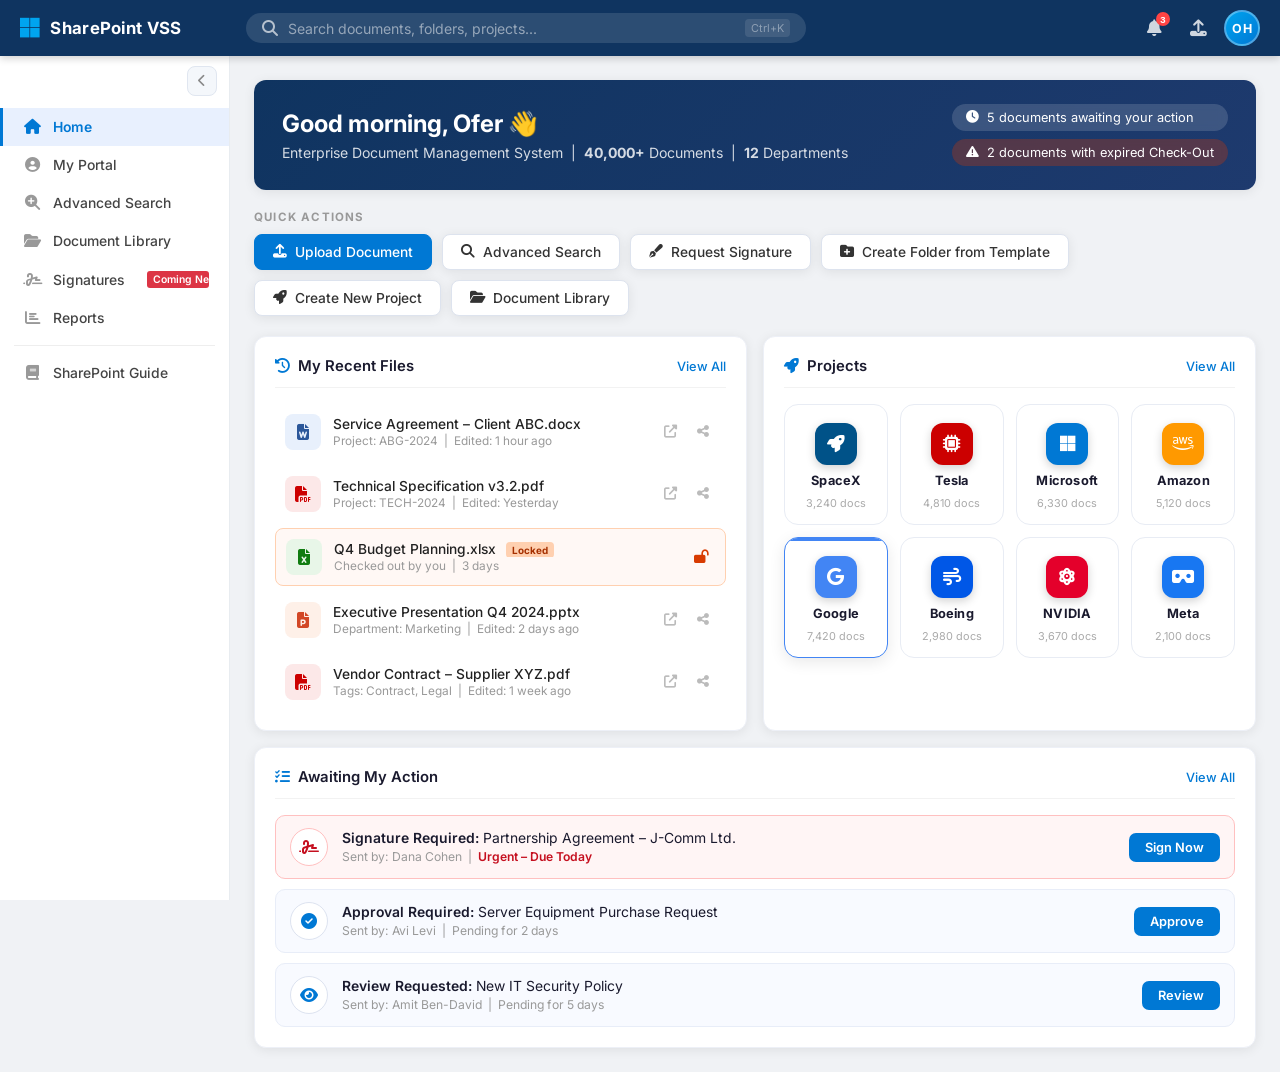
<file: index.html>
<!DOCTYPE html>
<html lang="en" dir="ltr">
<head>
<meta charset="UTF-8">
<meta name="viewport" content="width=device-width, initial-scale=1.0">
<title>DMS – Document Management System | SharePoint Online</title>
<link href="https://fonts.googleapis.com/css2?family=Inter:wght@300;400;500;600;700&display=swap" rel="stylesheet">
<link rel="stylesheet" href="https://cdn.jsdelivr.net/npm/@fortawesome/fontawesome-free@6.4.0/css/all.min.css">
<link rel="stylesheet" href="css/style.css">
</head>
<body>

<!-- Top Navigation Bar -->
<nav class="topnav">
  <div class="topnav-inner">
    <div class="topnav-logo">
      <i class="fab fa-microsoft"></i>
      <span>SharePoint VSS</span>
    </div>
    <div class="topnav-search">
      <i class="fas fa-search"></i>
      <input type="text" placeholder="Search documents, folders, projects..." id="globalSearch" autocomplete="off">
      <span class="search-shortcut">Ctrl+K</span>
    </div>
    <div class="topnav-actions">
      <button class="nav-icon-btn" title="Notifications"><i class="fas fa-bell"></i><span class="badge">3</span></button>
      <button class="nav-icon-btn" title="Upload Document" onclick="showModal('uploadModal')"><i class="fas fa-upload"></i></button>
      <div class="user-avatar" title="Ofer Hoffman">OH</div>
    </div>
  </div>
</nav>

<!-- Sidebar -->
<div class="layout">
  <aside class="sidebar" id="sidebar">
    <div class="sidebar-toggle">
      <button class="toggle-btn" id="sidebarToggle" title="Collapse / Expand"><i class="fas fa-chevron-left"></i></button>
    </div>
    <nav class="sidebar-nav">
      <a href="index.html" class="nav-item active" data-label="Home"><i class="fas fa-home"></i><span>Home</span></a>
      <a href="portal.html" class="nav-item" data-label="My Portal"><i class="fas fa-user-circle"></i><span>My Portal</span></a>
      <a href="search.html" class="nav-item" data-label="Advanced Search"><i class="fas fa-search-plus"></i><span>Advanced Search</span></a>
      <a href="library.html" class="nav-item" data-label="Document Library"><i class="fas fa-folder-open"></i><span>Document Library</span></a>
      <a href="workflow.html" class="nav-item" data-label="Signatures & Approvals"><i class="fas fa-signature"></i><span>Signatures & Approvals</span><span style="margin-left:8px;padding:2px 6px;background:#dc3545;color:white;font-size:0.65rem;border-radius:3px;font-weight:600">Coming Next Version</span></a>
      <a href="reports.html" class="nav-item" data-label="Reports"><i class="fas fa-chart-bar"></i><span>Reports</span></a>
      <div class="nav-divider"></div>
      <a href="guide.html" class="nav-item" data-label="SharePoint Guide"><i class="fas fa-book"></i><span>SharePoint Guide</span></a>
    </nav>
  </aside>

  <!-- Main Content -->
  <main class="main-content" id="mainContent">

    <!-- Welcome Banner -->
    <div class="welcome-banner">
      <div class="welcome-text">
        <h1>Good morning, Ofer 👋</h1>
        <p>Enterprise Document Management System &nbsp;|&nbsp; <strong>40,000+</strong> Documents &nbsp;|&nbsp; <strong>12</strong> Departments</p>
      </div>
      <div class="welcome-stats">
        <div class="stat-pill"><i class="fas fa-clock"></i> 5 documents awaiting your action</div>
        <div class="stat-pill warning"><i class="fas fa-exclamation-triangle"></i> 2 documents with expired Check-Out</div>
      </div>
    </div>

    <!-- Quick Actions -->
    <div class="section-title">Quick Actions</div>
    <div class="quick-actions">
      <button class="qa-btn primary" onclick="showModal('uploadModal')"><i class="fas fa-upload"></i>Upload Document</button>
      <button class="qa-btn" onclick="window.location='search.html'"><i class="fas fa-search"></i>Advanced Search</button>
      <button class="qa-btn" onclick="window.location='workflow.html'"><i class="fas fa-pen-fancy"></i>Request Signature</button>
      <button class="qa-btn" onclick="showModal('folderModal')"><i class="fas fa-folder-plus"></i>Create Folder from Template</button>
      <button class="qa-btn" onclick="showModal('createProjectModal')"><i class="fas fa-rocket"></i>Create New Project</button>
      <button class="qa-btn" onclick="window.location='library.html'"><i class="fas fa-folder-open"></i>Document Library</button>
    </div>

    <!-- Two Column Layout -->
    <div class="two-col">

      <!-- Recent Files -->
      <div class="card">
        <div class="card-header">
          <h3><i class="fas fa-history"></i> My Recent Files</h3>
          <a href="library.html" class="card-link">View All</a>
        </div>
        <div class="recent-files">
          <div class="file-item">
            <div class="file-icon word"><i class="fas fa-file-word"></i></div>
            <div class="file-info">
              <div class="file-name">Service Agreement – Client ABC.docx</div>
              <div class="file-meta">Project: ABG-2024 &nbsp;|&nbsp; Edited: 1 hour ago</div>
            </div>
            <div class="file-actions">
              <button title="Open"><i class="fas fa-external-link-alt"></i></button>
              <button title="Share"><i class="fas fa-share-alt"></i></button>
            </div>
          </div>
          <div class="file-item">
            <div class="file-icon pdf"><i class="fas fa-file-pdf"></i></div>
            <div class="file-info">
              <div class="file-name">Technical Specification v3.2.pdf</div>
              <div class="file-meta">Project: TECH-2024 &nbsp;|&nbsp; Edited: Yesterday</div>
            </div>
            <div class="file-actions">
              <button title="Open"><i class="fas fa-external-link-alt"></i></button>
              <button title="Share"><i class="fas fa-share-alt"></i></button>
            </div>
          </div>
          <div class="file-item checkout">
            <div class="file-icon excel"><i class="fas fa-file-excel"></i></div>
            <div class="file-info">
              <div class="file-name">Q4 Budget Planning.xlsx <span class="badge-small checkout">Locked</span></div>
              <div class="file-meta">Checked out by you &nbsp;|&nbsp; 3 days</div>
            </div>
            <div class="file-actions">
              <button title="Check-In" class="action-checkin"><i class="fas fa-lock-open"></i></button>
            </div>
          </div>
          <div class="file-item">
            <div class="file-icon ppt"><i class="fas fa-file-powerpoint"></i></div>
            <div class="file-info">
              <div class="file-name">Executive Presentation Q4 2024.pptx</div>
              <div class="file-meta">Department: Marketing &nbsp;|&nbsp; Edited: 2 days ago</div>
            </div>
            <div class="file-actions">
              <button title="Open"><i class="fas fa-external-link-alt"></i></button>
              <button title="Share"><i class="fas fa-share-alt"></i></button>
            </div>
          </div>
          <div class="file-item">
            <div class="file-icon pdf"><i class="fas fa-file-pdf"></i></div>
            <div class="file-info">
              <div class="file-name">Vendor Contract – Supplier XYZ.pdf</div>
              <div class="file-meta">Tags: Contract, Legal &nbsp;|&nbsp; Edited: 1 week ago</div>
            </div>
            <div class="file-actions">
              <button title="Open"><i class="fas fa-external-link-alt"></i></button>
              <button title="Share"><i class="fas fa-share-alt"></i></button>
            </div>
          </div>
        </div>
      </div>

      <!-- Departments & Projects -->
      <div class="card">
        <div class="card-header">
          <h3><i class="fas fa-rocket"></i> Projects</h3>
          <a href="library.html" class="card-link">View All</a>
        </div>
        <div class="dept-grid">
          <div class="dept-tile" onclick="window.location='spacex.html'" style="--tile-color:#005288">
            <div class="tile-logo" style="background:#005288"><i class="fas fa-rocket"></i></div>
            <span>SpaceX</span>
            <small>3,240 docs</small>
          </div>
          <div class="dept-tile" onclick="window.location='library.html'" style="--tile-color:#cc0000">
            <div class="tile-logo" style="background:#cc0000"><i class="fas fa-microchip"></i></div>
            <span>Tesla</span>
            <small>4,810 docs</small>
          </div>
          <div class="dept-tile" onclick="window.location='library.html'" style="--tile-color:#0078d4">
            <div class="tile-logo" style="background:#0078d4"><i class="fab fa-microsoft"></i></div>
            <span>Microsoft</span>
            <small>6,330 docs</small>
          </div>
          <div class="dept-tile" onclick="window.location='library.html'" style="--tile-color:#ff9900">
            <div class="tile-logo" style="background:#ff9900"><i class="fab fa-aws"></i></div>
            <span>Amazon</span>
            <small>5,120 docs</small>
          </div>
          <div class="dept-tile active" onclick="window.location='library.html'" style="--tile-color:#4285f4">
            <div class="tile-logo" style="background:#4285f4"><i class="fab fa-google"></i></div>
            <span>Google</span>
            <small>7,420 docs</small>
          </div>
          <div class="dept-tile" onclick="window.location='library.html'" style="--tile-color:#0057e7">
            <div class="tile-logo" style="background:#0057e7"><i class="fas fa-wind"></i></div>
            <span>Boeing</span>
            <small>2,980 docs</small>
          </div>
          <div class="dept-tile" onclick="window.location='library.html'" style="--tile-color:#e4002b">
            <div class="tile-logo" style="background:#e4002b"><i class="fas fa-atom"></i></div>
            <span>NVIDIA</span>
            <small>3,670 docs</small>
          </div>
          <div class="dept-tile" onclick="window.location='library.html'" style="--tile-color:#1877f2">
            <div class="tile-logo" style="background:#1877f2"><i class="fas fa-vr-cardboard"></i></div>
            <span>Meta</span>
            <small>2,100 docs</small>
          </div>
        </div>
      </div>
    </div>

    <!-- Awaiting My Action -->
    <div class="card mt-16">
      <div class="card-header">
        <h3><i class="fas fa-tasks"></i> Awaiting My Action</h3>
        <a href="portal.html" class="card-link">View All</a>
      </div>
      <div class="action-list">
        <div class="action-item urgent">
          <div class="action-icon"><i class="fas fa-signature"></i></div>
          <div class="action-info">
            <strong>Signature Required:</strong> Partnership Agreement – J-Comm Ltd.
            <div class="action-sub">Sent by: Dana Cohen &nbsp;|&nbsp; <span class="urgent-text">Urgent – Due Today</span></div>
          </div>
          <button class="btn-action" onclick="window.location='workflow.html'">Sign Now</button>
        </div>
        <div class="action-item">
          <div class="action-icon"><i class="fas fa-check-circle"></i></div>
          <div class="action-info">
            <strong>Approval Required:</strong> Server Equipment Purchase Request
            <div class="action-sub">Sent by: Avi Levi &nbsp;|&nbsp; Pending for 2 days</div>
          </div>
          <button class="btn-action" onclick="window.location='workflow.html'">Approve</button>
        </div>
        <div class="action-item">
          <div class="action-icon"><i class="fas fa-eye"></i></div>
          <div class="action-info">
            <strong>Review Requested:</strong> New IT Security Policy
            <div class="action-sub">Sent by: Amit Ben-David &nbsp;|&nbsp; Pending for 5 days</div>
          </div>
          <button class="btn-action" onclick="window.location='workflow.html'">Review</button>
        </div>
      </div>
    </div>

  </main>
</div>

<!-- Upload Modal -->
<div class="modal-overlay" id="uploadModal" onclick="closeModal('uploadModal')">
  <div class="modal" onclick="event.stopPropagation()">
    <div class="modal-header">
      <h3><i class="fas fa-upload"></i> Upload New Document</h3>
      <button onclick="closeModal('uploadModal')"><i class="fas fa-times"></i></button>
    </div>
    <div class="modal-body">
      <div class="drop-zone">
        <i class="fas fa-cloud-upload-alt"></i>
        <p>Drag & drop files here or <strong>click to browse</strong></p>
        <small>Supports: Word, PDF, Excel, PowerPoint, Images</small>
      </div>
      <div class="form-group">
        <label>Department / Library</label>
        <select>
          <option>Finance</option><option>Engineering</option><option>Legal</option>
          <option>Marketing</option><option>IT</option><option>HR</option><option>Procurement</option>
        </select>
      </div>
      <div class="form-group">
        <label>Project</label>
        <input type="text" placeholder="Enter project name...">
      </div>
      <div class="form-group">
        <label>Tags</label>
        <input type="text" placeholder="Add tags, comma separated...">
      </div>
      <div class="form-group">
        <label>Change Description (for new version)</label>
        <textarea placeholder="Describe what changed in this version..."></textarea>
      </div>
    </div>
    <div class="modal-footer">
      <button class="btn-cancel" onclick="closeModal('uploadModal')">Cancel</button>
      <button class="btn-primary">Upload Document</button>
    </div>
  </div>
</div>

<!-- Folder Template Modal - Step 1: Select Template -->
<div class="modal-overlay" id="folderModal" onclick="closeModal('folderModal')">
  <div class="modal" onclick="event.stopPropagation()" style="max-width:550px">
    <div class="modal-header">
      <h3><i class="fas fa-folder-plus"></i> Create Folder Structure from Template</h3>
      <button onclick="closeModal('folderModal')"><i class="fas fa-times"></i></button>
    </div>
    <div class="modal-body">
      <div class="form-group">
        <label>Project / Board Name <span style="color:var(--danger)">*</span></label>
        <input type="text" id="newFolderStructureName" placeholder="e.g., SpaceX Board">
      </div>
      <div class="form-group">
        <label>Select Template</label>
        <div style="display:flex;flex-direction:column;gap:10px;margin-top:10px">
          <label class="project-type-option" onclick="selectFolderTemplate('project')">
            <input type="radio" name="folderTemplate" value="project">
            <div class="project-type-card">
              <div style="font-weight:600;font-size:0.95rem;margin-bottom:4px">
                <i class="fas fa-briefcase"></i> Project Template (Appendix A)
              </div>
              <div style="font-size:0.78rem;color:#666">
                Full project structure with Administrative & QA, Board sections, and deliverables
              </div>
            </div>
          </label>
          <label class="project-type-option" onclick="selectFolderTemplate('board')">
            <input type="radio" name="folderTemplate" value="board">
            <div class="project-type-card">
              <div style="font-weight:600;font-size:0.95rem;margin-bottom:4px">
                <i class="fas fa-microchip"></i> Board Template (Appendix B)
              </div>
              <div style="font-size:0.78rem;color:#666">
                Hardware board structure with PLD, PCB, Mechanical, Electrical Schematics, etc.
              </div>
            </div>
          </label>
          <label class="project-type-option" onclick="selectFolderTemplate('custom')">
            <input type="radio" name="folderTemplate" value="custom">
            <div class="project-type-card">
              <div style="font-weight:600;font-size:0.95rem;margin-bottom:4px">
                <i class="fas fa-sliders-h"></i> Custom - Build Your Own
              </div>
              <div style="font-size:0.78rem;color:#666">
                Define your own folder structure from scratch
              </div>
            </div>
          </label>
        </div>
      </div>
    </div>
    <div class="modal-footer">
      <button class="btn-cancel" onclick="closeModal('folderModal')">Cancel</button>
      <button class="btn-primary" onclick="proceedWithFolderTemplate()">Next</button>
    </div>
  </div>
</div>

<!-- Create New Project Modal - Step 1: Select Type -->
<div class="modal-overlay" id="createProjectModal" onclick="closeModal('createProjectModal')">
  <div class="modal" onclick="event.stopPropagation()" style="max-width:500px">
    <div class="modal-header">
      <h3><i class="fas fa-folder-plus"></i> Create New Project</h3>
      <button onclick="closeModal('createProjectModal')"><i class="fas fa-times"></i></button>
    </div>
    <div class="modal-body">
      <div class="form-group">
        <label>Project Name <span style="color:var(--danger)">*</span></label>
        <input type="text" id="newProjectName" placeholder="e.g., NVIDIA AI Chip Project">
      </div>
      <div class="form-group">
        <label>Select Project Type</label>
        <div style="display:flex;flex-direction:column;gap:10px;margin-top:10px">
          <label class="project-type-option" onclick="selectProjectType('A')">
            <input type="radio" name="projectType" value="A">
            <div class="project-type-card">
              <div style="font-weight:600;font-size:0.95rem;margin-bottom:4px">
                <i class="fas fa-microchip"></i> Type A - Hardware Project
              </div>
              <div style="font-size:0.78rem;color:#666">
                Full hardware development structure with PLD, PCB, Mechanical, etc.
              </div>
            </div>
          </label>
          <label class="project-type-option" onclick="selectProjectType('B')">
            <input type="radio" name="projectType" value="B">
            <div class="project-type-card">
              <div style="font-weight:600;font-size:0.95rem;margin-bottom:4px">
                <i class="fas fa-code"></i> Type B - Software Project
              </div>
              <div style="font-size:0.78rem;color:#666">
                Software-focused structure with Source Code, Documentation, Testing
              </div>
            </div>
          </label>
          <label class="project-type-option" onclick="selectProjectType('Other')">
            <input type="radio" name="projectType" value="Other">
            <div class="project-type-card">
              <div style="font-weight:600;font-size:0.95rem;margin-bottom:4px">
                <i class="fas fa-sliders-h"></i> Other - Custom Structure
              </div>
              <div style="font-size:0.78rem;color:#666">
                Define your own folder structure
              </div>
            </div>
          </label>
        </div>
      </div>
    </div>
    <div class="modal-footer">
      <button class="btn-cancel" onclick="closeModal('createProjectModal')">Cancel</button>
      <button class="btn-primary" onclick="proceedWithProjectType()">Next</button>
    </div>
  </div>
</div>

<!-- Custom Folder Structure Modal - Step 2 (for "Other") -->
<div class="modal-overlay" id="customFoldersModal" onclick="closeModal('customFoldersModal')">
  <div class="modal" onclick="event.stopPropagation()" style="max-width:700px">
    <div class="modal-header">
      <h3><i class="fas fa-sliders-h"></i> Customize Folder Structure</h3>
      <button onclick="closeModal('customFoldersModal')"><i class="fas fa-times"></i></button>
    </div>
    <div class="modal-body">
      <div style="display:flex;justify-content:space-between;align-items:center;margin-bottom:14px">
        <p style="font-size:0.88rem;color:#666">Add or remove folders for your project structure</p>
        <button class="qa-btn" onclick="addCustomFolder()" style="padding:6px 14px;font-size:0.8rem">
          <i class="fas fa-plus"></i> Add Folder
        </button>
      </div>
      <div id="customFolderList" style="max-height:400px;overflow-y:auto;border:1px solid #e0e0e0;border-radius:8px;padding:12px">
        <!-- Folders will be dynamically added here -->
      </div>
    </div>
    <div class="modal-footer">
      <button class="btn-cancel" onclick="closeModal('customFoldersModal')">Back</button>
      <button class="btn-primary" onclick="createProjectFolders()">Create Project</button>
    </div>
  </div>
</div>

<!-- Custom Folder Structure Modal - For Template "Other" Option -->
<div class="modal-overlay" id="customFolderStructureModal" onclick="closeModal('customFolderStructureModal')">
  <div class="modal" onclick="event.stopPropagation()" style="max-width:700px">
    <div class="modal-header">
      <h3><i class="fas fa-sliders-h"></i> Customize Folder Structure</h3>
      <button onclick="closeModal('customFolderStructureModal')"><i class="fas fa-times"></i></button>
    </div>
    <div class="modal-body">
      <div style="display:flex;justify-content:space-between;align-items:center;margin-bottom:14px">
        <p style="font-size:0.88rem;color:#666">Add or remove folders for your structure</p>
        <button class="qa-btn" onclick="addCustomStructureFolder()" style="padding:6px 14px;font-size:0.8rem">
          <i class="fas fa-plus"></i> Add Folder
        </button>
      </div>
      <div id="customStructureFolderList" style="max-height:400px;overflow-y:auto;border:1px solid #e0e0e0;border-radius:8px;padding:12px">
        <!-- Folders will be dynamically added here -->
      </div>
    </div>
    <div class="modal-footer">
      <button class="btn-cancel" onclick="closeModal('customFolderStructureModal')">Back</button>
      <button class="btn-primary" onclick="createCustomFolderStructure()">Create Structure</button>
    </div>
  </div>
</div>

<style>
.project-type-option {
  cursor: pointer;
  display: block;
}
.project-type-option input[type="radio"] {
  display: none;
}
.project-type-card {
  padding: 14px 16px;
  border: 2px solid #e0e0e0;
  border-radius: 10px;
  background: white;
  transition: all 0.2s;
}
.project-type-option:hover .project-type-card {
  border-color: var(--accent);
  background: #f8fbff;
}
.project-type-option input[type="radio"]:checked + .project-type-card {
  border-color: var(--accent);
  background: #e8f0fe;
  box-shadow: 0 0 0 3px rgba(0,120,212,0.1);
}
.custom-folder-item {
  display: flex;
  align-items: center;
  gap: 10px;
  padding: 10px 12px;
  background: #f8f9fa;
  border-radius: 6px;
  margin-bottom: 8px;
  border: 1px solid #e0e0e0;
}
.custom-folder-item input {
  flex: 1;
  padding: 6px 10px;
  border: 1px solid #ddd;
  border-radius: 5px;
  font-size: 0.85rem;
}
.custom-folder-item button {
  padding: 6px 10px;
  border: none;
  background: #dc3545;
  color: white;
  border-radius: 5px;
  cursor: pointer;
  font-size: 0.8rem;
  transition: background 0.2s;
}
.custom-folder-item button:hover {
  background: #c82333;
}
</style>

<script src="js/main.js"></script>
<script>
let selectedProjectType = null;
let customFolders = [];

// Template structures
const projectTemplates = {
  'A': [
    'Administrative & QA',
    'Analyses',
    'ATP-QTP-FTP',
    'Correspondence',
    'Electrical Schematics',
    'LAYOUT',
    'Mechanical Drawing',
    'PCB FAB FILES',
    'PLD',
    'Versions',
    'Product design notes',
    'PRODUCTION DOCUMENTATION'
  ],
  'B': [
    'Source Code',
    'Documentation',
    'Testing',
    'Build Scripts',
    'Deployment',
    'Versions',
    'Requirements'
  ]
};

function selectProjectType(type) {
  selectedProjectType = type;
  document.querySelectorAll('input[name="projectType"]').forEach(radio => {
    radio.checked = radio.value === type;
  });
}

function proceedWithProjectType() {
  const projectName = document.getElementById('newProjectName').value.trim();
  
  if (!projectName) {
    showToast('Please enter a project name', 'error');
    return;
  }
  
  if (!selectedProjectType) {
    showToast('Please select a project type', 'error');
    return;
  }
  
  closeModal('createProjectModal');
  
  if (selectedProjectType === 'Other') {
    // Initialize with default folders for customization
    customFolders = [
      'Administrative',
      'Documentation',
      'Correspondence',
      'Reports'
    ];
    showCustomFoldersModal();
  } else {
    // Create project with predefined template
    createProjectWithTemplate(projectName, selectedProjectType);
  }
}

function showCustomFoldersModal() {
  const modal = document.getElementById('customFoldersModal');
  const folderList = document.getElementById('customFolderList');
  
  // Clear and populate folder list
  folderList.innerHTML = '';
  customFolders.forEach((folder, index) => {
    addFolderToList(folder, index);
  });
  
  modal.style.display = 'flex';
}

function addFolderToList(folderName, index) {
  const folderList = document.getElementById('customFolderList');
  const folderItem = document.createElement('div');
  folderItem.className = 'custom-folder-item';
  folderItem.innerHTML = `
    <i class="fas fa-folder" style="color:#e8a020"></i>
    <input type="text" value="${folderName}" onchange="updateFolderName(${index}, this.value)">
    <button onclick="removeCustomFolder(${index})">
      <i class="fas fa-trash"></i> Remove
    </button>
  `;
  folderList.appendChild(folderItem);
}

function addCustomFolder() {
  customFolders.push('New Folder');
  showCustomFoldersModal();
}

function removeCustomFolder(index) {
  customFolders.splice(index, 1);
  showCustomFoldersModal();
}

function updateFolderName(index, newName) {
  customFolders[index] = newName;
}

function createProjectWithTemplate(projectName, templateType) {
  const folders = projectTemplates[templateType];
  showToast(`Creating project "${projectName}" with ${folders.length} folders...`, 'info');
  
  setTimeout(() => {
    showToast(`Project "${projectName}" created successfully!`, 'success');
    console.log('Created folders:', folders);
  }, 1500);
}

function createProjectFolders() {
  const projectName = document.getElementById('newProjectName').value.trim();
  
  if (customFolders.length === 0) {
    showToast('Please add at least one folder', 'error');
    return;
  }
  
  closeModal('customFoldersModal');
  showToast(`Creating project "${projectName}" with ${customFolders.length} custom folders...`, 'info');
  
  setTimeout(() => {
    showToast(`Project "${projectName}" created successfully!`, 'success');
    console.log('Created custom folders:', customFolders);
  }, 1500);
}

// ========================================
// Folder Template Modal Functions
// ========================================

let selectedFolderTemplate = null;
let customFolderStructure = [];

// Folder templates based on attachments
const folderTemplates = {
  'project': [
    'Administrative & QA',
    'Compliance Matrix',
    'Contract-SOW-Spec',
    'COR',
    'Correspondence',
    'Deliveries',
    'Design Reviews',
    'Purchase order',
    'Risk Management',
    'Schedule',
    'Specification',
    'Task List',
    'Technical Memos'
  ],
  'board': [
    'Administrative & QA',
    'Analyses',
    'ATP-QTP-FTP',
    'Correspondence',
    'Electrical Schematics',
    'LAYOUT',
    'Mechanical Drawing',
    'PCB FAB FILES',
    'PLD',
    'Versions',
    'Product design notes',
    'PRODUCTION DOCUMENTATION'
  ]
};

function selectFolderTemplate(template) {
  selectedFolderTemplate = template;
  document.querySelectorAll('input[name="folderTemplate"]').forEach(radio => {
    radio.checked = radio.value === template;
  });
}

function proceedWithFolderTemplate() {
  const structureName = document.getElementById('newFolderStructureName').value.trim();
  
  if (!structureName) {
    showToast('Please enter a project/board name', 'error');
    return;
  }
  
  if (!selectedFolderTemplate) {
    showToast('Please select a template', 'error');
    return;
  }
  
  closeModal('folderModal');
  
  // Initialize folder structure based on selected template
  if (selectedFolderTemplate === 'project') {
    customFolderStructure = [...folderTemplates.project];
  } else if (selectedFolderTemplate === 'board') {
    customFolderStructure = [...folderTemplates.board];
  } else {
    // Custom - start with default folders
    customFolderStructure = [
      'Administrative',
      'Documentation',
      'Correspondence',
      'Reports'
    ];
  }
  
  // Always show the customization modal so user can edit before creating
  showCustomFolderStructureModal();
}

function createFolderStructure(structureName, templateType) {
  const folders = folderTemplates[templateType];
  const templateName = templateType === 'project' ? 'Project Template' : 'Board Template';
  showToast(`Creating "${structureName}" with ${templateName} (${folders.length} folders)...`, 'info');
  
  setTimeout(() => {
    showToast(`Folder structure "${structureName}" created successfully!`, 'success');
    console.log('Created folder structure:', structureName, folders);
  }, 1500);
}

function showCustomFolderStructureModal() {
  const modal = document.getElementById('customFolderStructureModal');
  const folderList = document.getElementById('customStructureFolderList');
  
  // Clear and populate folder list
  folderList.innerHTML = '';
  customFolderStructure.forEach((folder, index) => {
    addFolderToStructureList(folder, index);
  });
  
  modal.style.display = 'flex';
}

function addFolderToStructureList(folderName, index) {
  const folderList = document.getElementById('customStructureFolderList');
  const folderItem = document.createElement('div');
  folderItem.className = 'custom-folder-item';
  folderItem.innerHTML = `
    <i class="fas fa-folder" style="color:#e8a020"></i>
    <input type="text" value="${folderName}" onchange="updateStructureFolderName(${index}, this.value)">
    <button onclick="removeStructureFolder(${index})">
      <i class="fas fa-trash"></i> Remove
    </button>
  `;
  folderList.appendChild(folderItem);
}

function addCustomStructureFolder() {
  customFolderStructure.push('New Folder');
  showCustomFolderStructureModal();
}

function removeStructureFolder(index) {
  customFolderStructure.splice(index, 1);
  showCustomFolderStructureModal();
}

function updateStructureFolderName(index, newName) {
  customFolderStructure[index] = newName;
}

function createCustomFolderStructure() {
  const structureName = document.getElementById('newFolderStructureName').value.trim();
  
  if (customFolderStructure.length === 0) {
    showToast('Please add at least one folder', 'error');
    return;
  }
  
  closeModal('customFolderStructureModal');
  showToast(`Creating "${structureName}" with ${customFolderStructure.length} custom folders...`, 'info');
  
  setTimeout(() => {
    showToast(`Folder structure "${structureName}" created successfully!`, 'success');
    console.log('Created custom folder structure:', structureName, customFolderStructure);
  }, 1500);
}
</script>
</body>
</html>
</file>
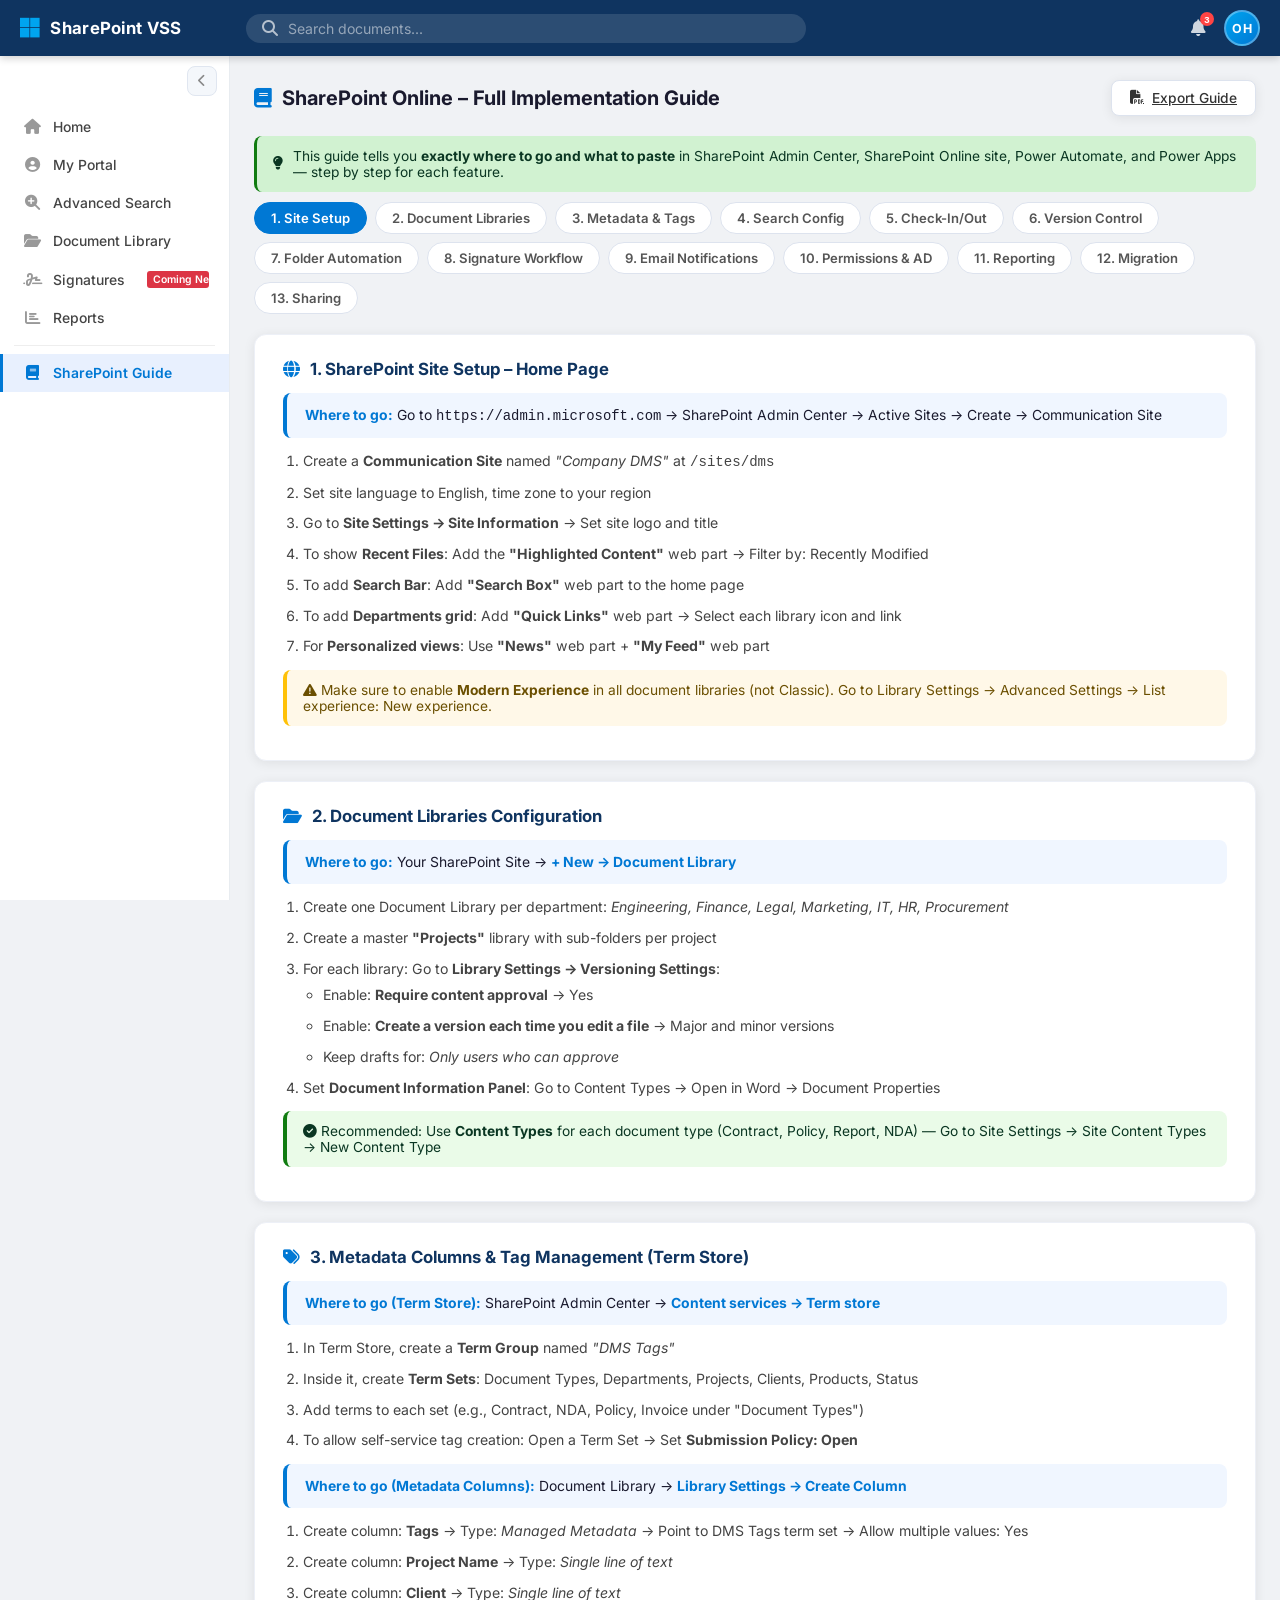
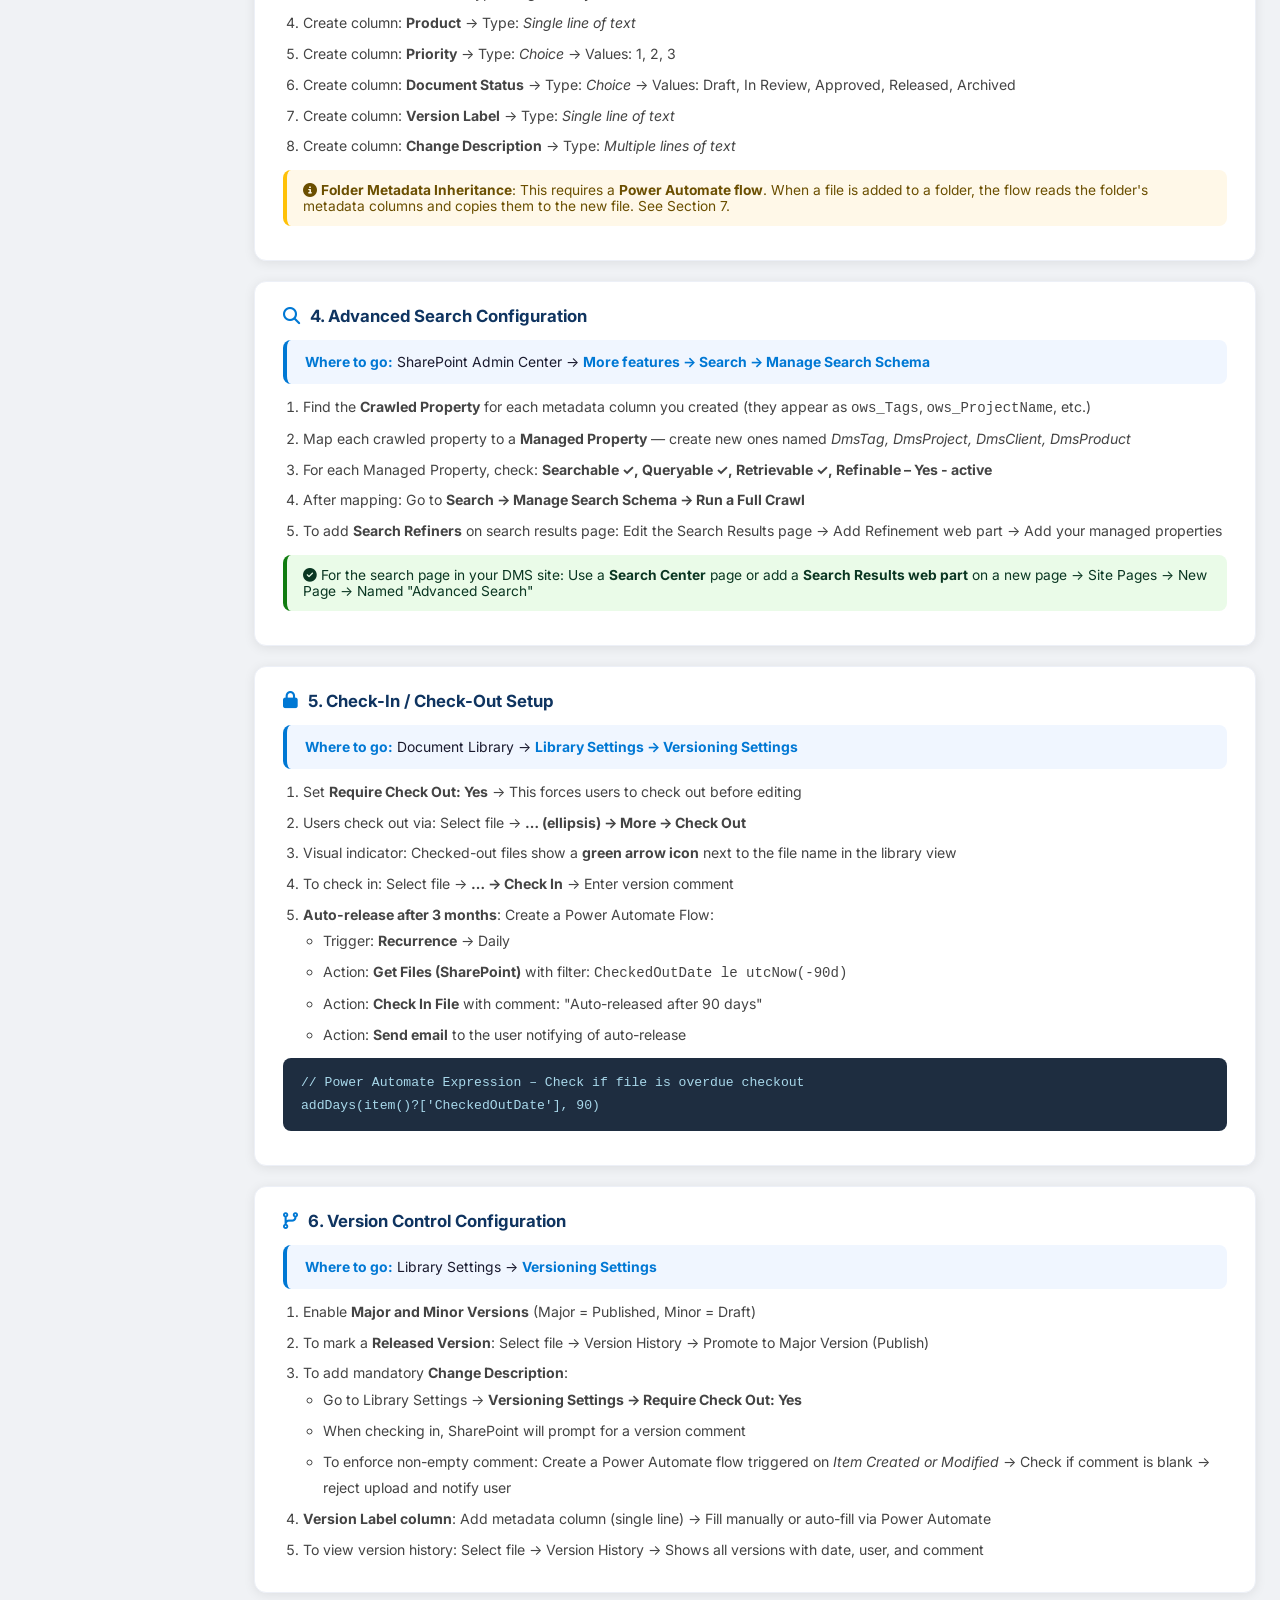
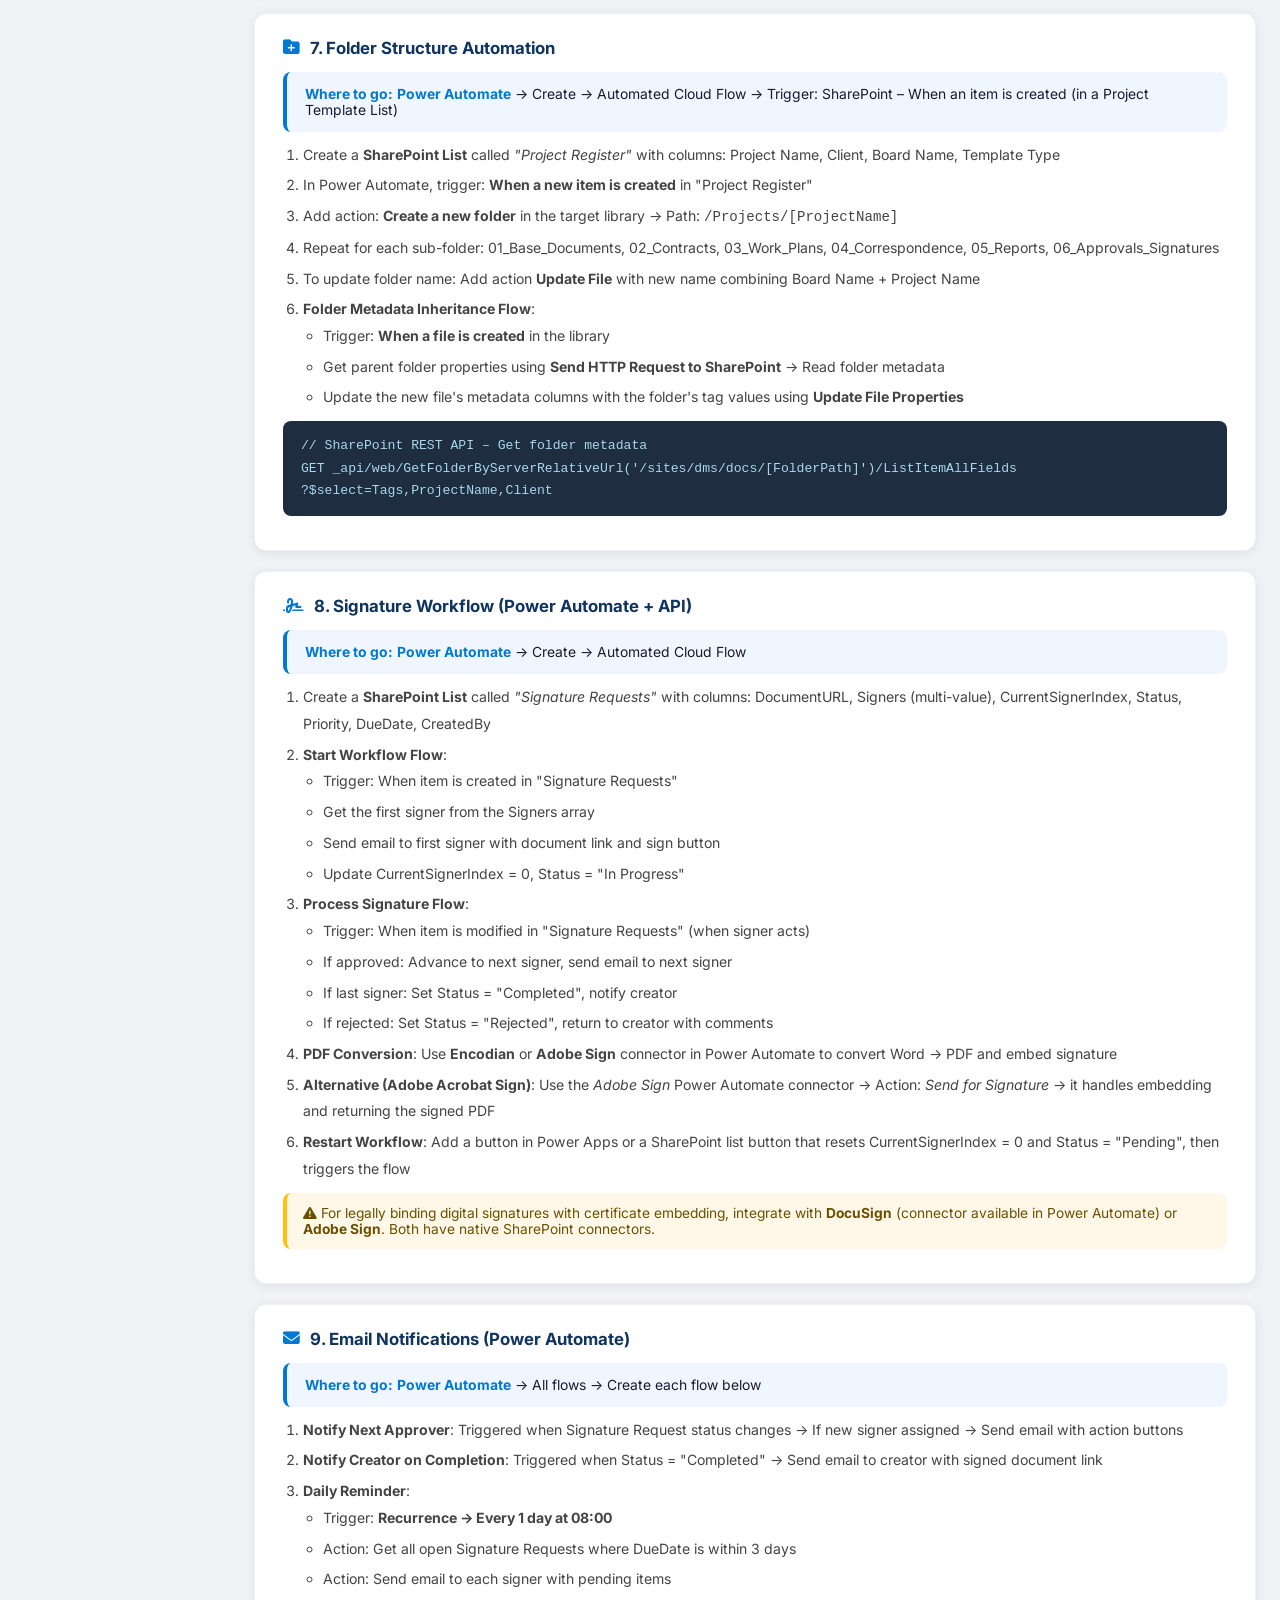
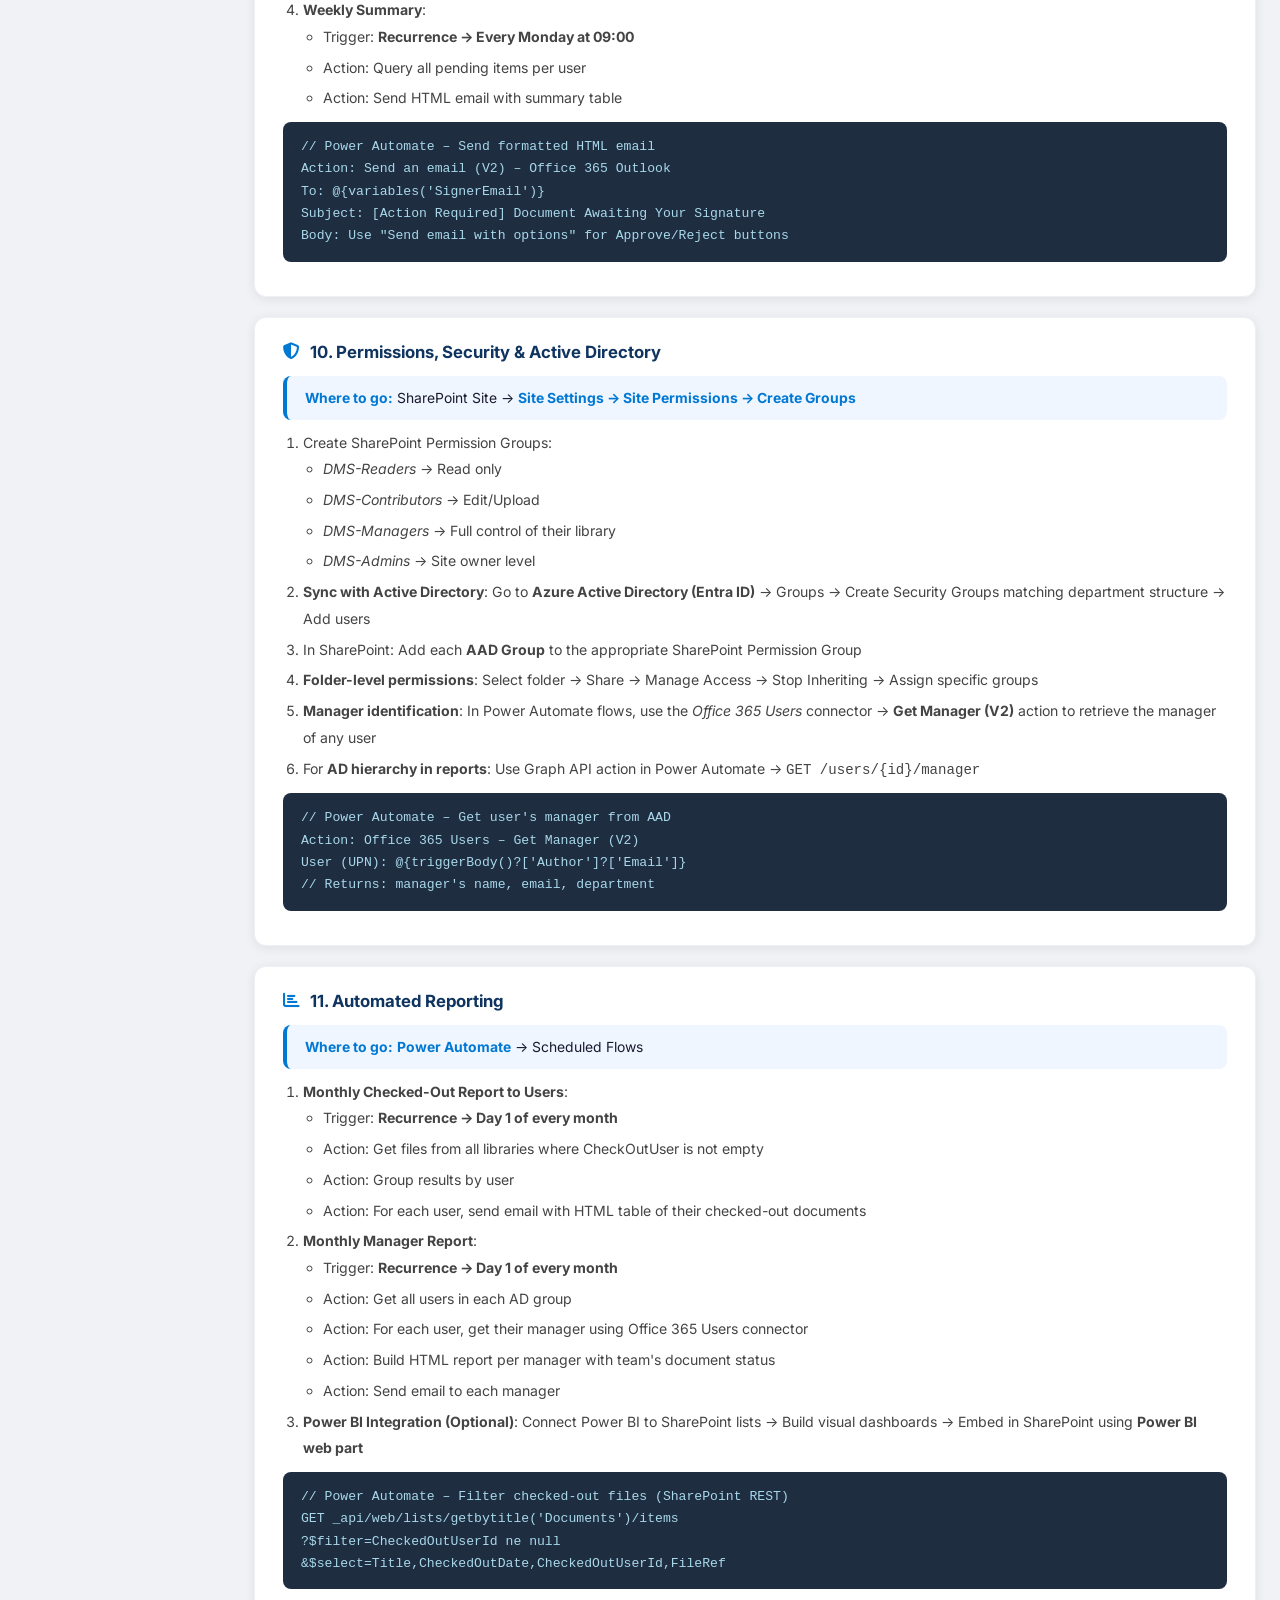
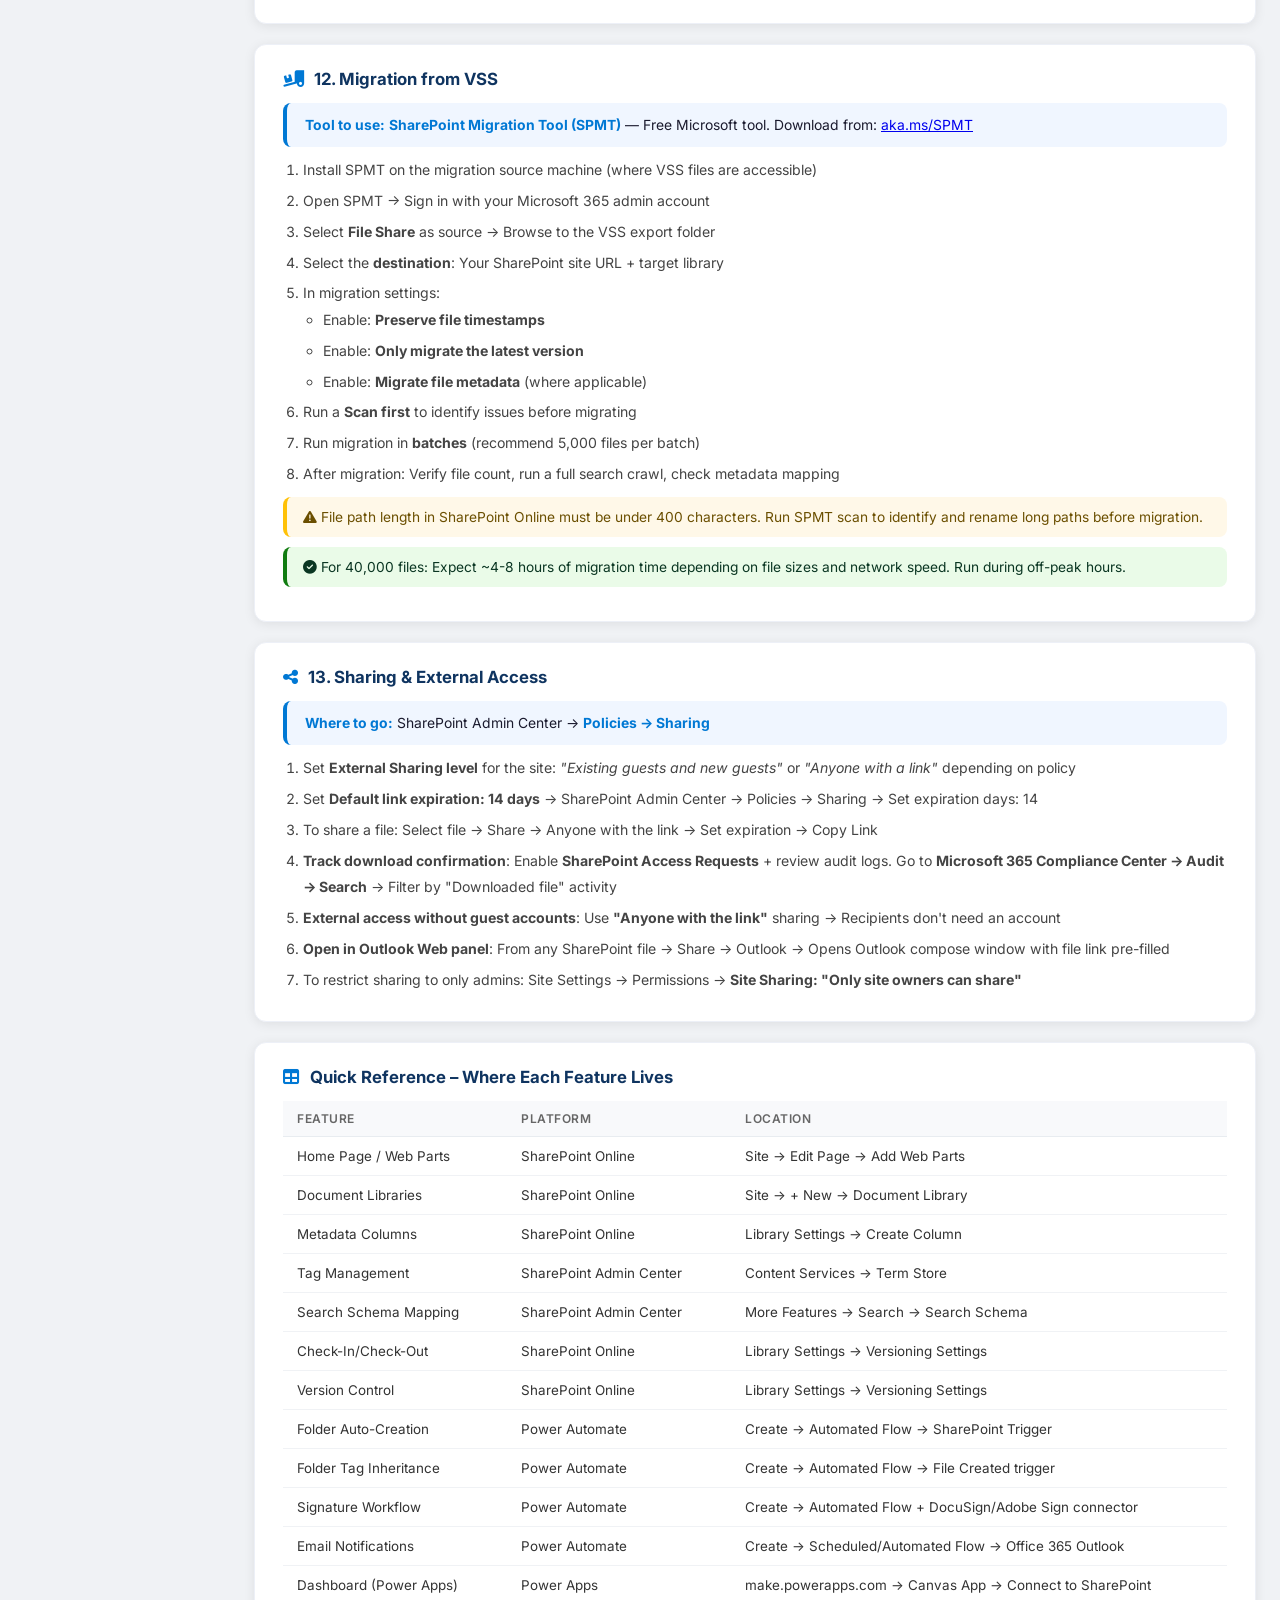
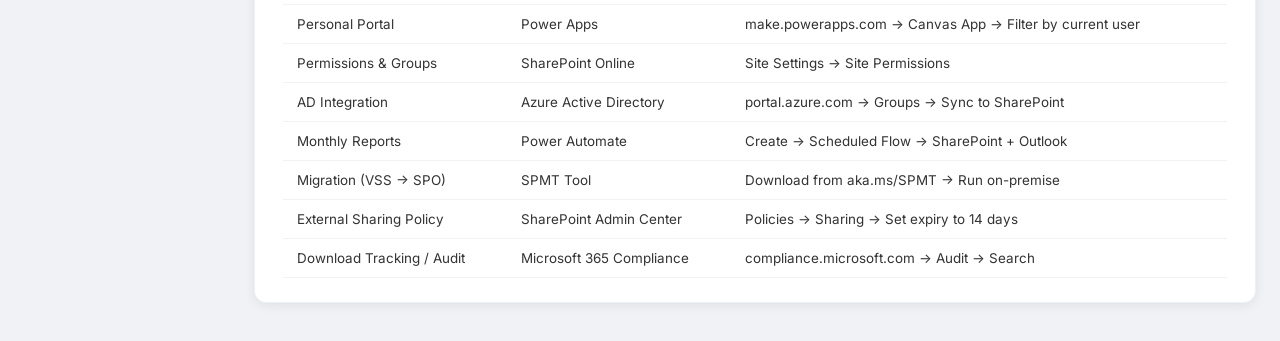
<file: guide.html>
<!DOCTYPE html>
<html lang="en" dir="ltr">
<head>
<meta charset="UTF-8">
<meta name="viewport" content="width=device-width, initial-scale=1.0">
<title>SharePoint Implementation Guide – DMS</title>
<link href="https://fonts.googleapis.com/css2?family=Inter:wght@300;400;500;600;700&display=swap" rel="stylesheet">
<link rel="stylesheet" href="https://cdn.jsdelivr.net/npm/@fortawesome/fontawesome-free@6.4.0/css/all.min.css">
<link rel="stylesheet" href="css/style.css">
</head>
<body>
<nav class="topnav">
  <div class="topnav-inner">
    <div class="topnav-logo"><i class="fab fa-microsoft"></i><span>SharePoint VSS</span></div>
    <div class="topnav-search">
      <i class="fas fa-search"></i>
      <input type="text" placeholder="Search documents..." id="globalSearch" autocomplete="off">
    </div>
    <div class="topnav-actions">
      <button class="nav-icon-btn"><i class="fas fa-bell"></i><span class="badge">3</span></button>
      <div class="user-avatar">OH</div>
    </div>
  </div>
</nav>
<div class="layout">
  <aside class="sidebar" id="sidebar">
    <div class="sidebar-toggle">
      <button class="toggle-btn" id="sidebarToggle" title="Collapse / Expand"><i class="fas fa-chevron-left"></i></button>
    </div>
    <nav class="sidebar-nav">
      <a href="index.html" class="nav-item" data-label="Home"><i class="fas fa-home"></i><span>Home</span></a>
      <a href="portal.html" class="nav-item" data-label="My Portal"><i class="fas fa-user-circle"></i><span>My Portal</span></a>
      <a href="search.html" class="nav-item" data-label="Advanced Search"><i class="fas fa-search-plus"></i><span>Advanced Search</span></a>
      <a href="library.html" class="nav-item" data-label="Document Library"><i class="fas fa-folder-open"></i><span>Document Library</span></a>
      <a href="workflow.html" class="nav-item" data-label="Signatures & Approvals"><i class="fas fa-signature"></i><span>Signatures & Approvals</span><span style="margin-left:8px;padding:2px 6px;background:#dc3545;color:white;font-size:0.65rem;border-radius:3px;font-weight:600">Coming Next Version</span></a>
      <a href="reports.html" class="nav-item" data-label="Reports"><i class="fas fa-chart-bar"></i><span>Reports</span></a>
      <div class="nav-divider"></div>
      <a href="guide.html" class="nav-item active" data-label="SharePoint Guide"><i class="fas fa-book"></i><span>SharePoint Guide</span></a>
    </nav>
  </aside>
  <main class="main-content" id="mainContent">

    <div class="page-header">
      <h2><i class="fas fa-book" style="color:var(--accent)"></i> SharePoint Online – Full Implementation Guide</h2>
      <a href="#" onclick="showToast('Guide exported to PDF','success')" class="qa-btn"><i class="fas fa-file-pdf"></i> Export Guide</a>
    </div>

    <div class="alert alert-success">
      <i class="fas fa-lightbulb"></i>
      <span>This guide tells you <strong>exactly where to go and what to paste</strong> in SharePoint Admin Center, SharePoint Online site, Power Automate, and Power Apps — step by step for each feature.</span>
    </div>

    <!-- Quick Nav Pills -->
    <div class="nav-pill">
      <a href="#s1" class="active">1. Site Setup</a>
      <a href="#s2">2. Document Libraries</a>
      <a href="#s3">3. Metadata & Tags</a>
      <a href="#s4">4. Search Config</a>
      <a href="#s5">5. Check-In/Out</a>
      <a href="#s6">6. Version Control</a>
      <a href="#s7">7. Folder Automation</a>
      <a href="#s8">8. Signature Workflow</a>
      <a href="#s9">9. Email Notifications</a>
      <a href="#s10">10. Permissions & AD</a>
      <a href="#s11">11. Reporting</a>
      <a href="#s12">12. Migration</a>
      <a href="#s13">13. Sharing</a>
    </div>

    <!-- ===================== SECTION 1 ===================== -->
    <div class="guide-section" id="s1">
      <h3><i class="fas fa-globe"></i> 1. SharePoint Site Setup – Home Page</h3>
      <div class="step-box"><strong>Where to go:</strong> Go to <code>https://admin.microsoft.com</code> → SharePoint Admin Center → Active Sites → Create → Communication Site</div>
      <ol>
        <li>Create a <strong>Communication Site</strong> named <em>"Company DMS"</em> at <code>/sites/dms</code></li>
        <li>Set site language to English, time zone to your region</li>
        <li>Go to <strong>Site Settings → Site Information</strong> → Set site logo and title</li>
        <li>To show <strong>Recent Files</strong>: Add the <strong>"Highlighted Content"</strong> web part → Filter by: Recently Modified</li>
        <li>To add <strong>Search Bar</strong>: Add <strong>"Search Box"</strong> web part to the home page</li>
        <li>To add <strong>Departments grid</strong>: Add <strong>"Quick Links"</strong> web part → Select each library icon and link</li>
        <li>For <strong>Personalized views</strong>: Use <strong>"News"</strong> web part + <strong>"My Feed"</strong> web part</li>
      </ol>
      <div class="warn-box"><i class="fas fa-exclamation-triangle"></i> Make sure to enable <strong>Modern Experience</strong> in all document libraries (not Classic). Go to Library Settings → Advanced Settings → List experience: New experience.</div>
    </div>

    <!-- ===================== SECTION 2 ===================== -->
    <div class="guide-section" id="s2">
      <h3><i class="fas fa-folder-open"></i> 2. Document Libraries Configuration</h3>
      <div class="step-box"><strong>Where to go:</strong> Your SharePoint Site → <strong>+ New → Document Library</strong></div>
      <ol>
        <li>Create one Document Library per department: <em>Engineering, Finance, Legal, Marketing, IT, HR, Procurement</em></li>
        <li>Create a master <strong>"Projects"</strong> library with sub-folders per project</li>
        <li>For each library: Go to <strong>Library Settings → Versioning Settings</strong>:
          <ul>
            <li>Enable: <strong>Require content approval</strong> → Yes</li>
            <li>Enable: <strong>Create a version each time you edit a file</strong> → Major and minor versions</li>
            <li>Keep drafts for: <em>Only users who can approve</em></li>
          </ul>
        </li>
        <li>Set <strong>Document Information Panel</strong>: Go to Content Types → Open in Word → Document Properties</li>
      </ol>
      <div class="success-box"><i class="fas fa-check-circle"></i> Recommended: Use <strong>Content Types</strong> for each document type (Contract, Policy, Report, NDA) — Go to Site Settings → Site Content Types → New Content Type</div>
    </div>

    <!-- ===================== SECTION 3 ===================== -->
    <div class="guide-section" id="s3">
      <h3><i class="fas fa-tags"></i> 3. Metadata Columns & Tag Management (Term Store)</h3>
      <div class="step-box"><strong>Where to go (Term Store):</strong> SharePoint Admin Center → <strong>Content services → Term store</strong></div>
      <ol>
        <li>In Term Store, create a <strong>Term Group</strong> named <em>"DMS Tags"</em></li>
        <li>Inside it, create <strong>Term Sets</strong>: Document Types, Departments, Projects, Clients, Products, Status</li>
        <li>Add terms to each set (e.g., Contract, NDA, Policy, Invoice under "Document Types")</li>
        <li>To allow self-service tag creation: Open a Term Set → Set <strong>Submission Policy: Open</strong></li>
      </ol>
      <div class="step-box"><strong>Where to go (Metadata Columns):</strong> Document Library → <strong>Library Settings → Create Column</strong></div>
      <ol>
        <li>Create column: <strong>Tags</strong> → Type: <em>Managed Metadata</em> → Point to DMS Tags term set → Allow multiple values: Yes</li>
        <li>Create column: <strong>Project Name</strong> → Type: <em>Single line of text</em></li>
        <li>Create column: <strong>Client</strong> → Type: <em>Single line of text</em></li>
        <li>Create column: <strong>Product</strong> → Type: <em>Single line of text</em></li>
        <li>Create column: <strong>Priority</strong> → Type: <em>Choice</em> → Values: 1, 2, 3</li>
        <li>Create column: <strong>Document Status</strong> → Type: <em>Choice</em> → Values: Draft, In Review, Approved, Released, Archived</li>
        <li>Create column: <strong>Version Label</strong> → Type: <em>Single line of text</em></li>
        <li>Create column: <strong>Change Description</strong> → Type: <em>Multiple lines of text</em></li>
      </ol>
      <div class="warn-box"><i class="fas fa-info-circle"></i> <strong>Folder Metadata Inheritance</strong>: This requires a <strong>Power Automate flow</strong>. When a file is added to a folder, the flow reads the folder's metadata columns and copies them to the new file. See Section 7.</div>
    </div>

    <!-- ===================== SECTION 4 ===================== -->
    <div class="guide-section" id="s4">
      <h3><i class="fas fa-search"></i> 4. Advanced Search Configuration</h3>
      <div class="step-box"><strong>Where to go:</strong> SharePoint Admin Center → <strong>More features → Search → Manage Search Schema</strong></div>
      <ol>
        <li>Find the <strong>Crawled Property</strong> for each metadata column you created (they appear as <code>ows_Tags</code>, <code>ows_ProjectName</code>, etc.)</li>
        <li>Map each crawled property to a <strong>Managed Property</strong> — create new ones named <em>DmsTag, DmsProject, DmsClient, DmsProduct</em></li>
        <li>For each Managed Property, check: <strong>Searchable ✓, Queryable ✓, Retrievable ✓, Refinable – Yes - active</strong></li>
        <li>After mapping: Go to <strong>Search → Manage Search Schema → Run a Full Crawl</strong></li>
        <li>To add <strong>Search Refiners</strong> on search results page: Edit the Search Results page → Add Refinement web part → Add your managed properties</li>
      </ol>
      <div class="success-box"><i class="fas fa-check-circle"></i> For the search page in your DMS site: Use a <strong>Search Center</strong> page or add a <strong>Search Results web part</strong> on a new page → Site Pages → New Page → Named "Advanced Search"</div>
    </div>

    <!-- ===================== SECTION 5 ===================== -->
    <div class="guide-section" id="s5">
      <h3><i class="fas fa-lock"></i> 5. Check-In / Check-Out Setup</h3>
      <div class="step-box"><strong>Where to go:</strong> Document Library → <strong>Library Settings → Versioning Settings</strong></div>
      <ol>
        <li>Set <strong>Require Check Out: Yes</strong> → This forces users to check out before editing</li>
        <li>Users check out via: Select file → <strong>… (ellipsis) → More → Check Out</strong></li>
        <li>Visual indicator: Checked-out files show a <strong>green arrow icon</strong> next to the file name in the library view</li>
        <li>To check in: Select file → <strong>… → Check In</strong> → Enter version comment</li>
        <li><strong>Auto-release after 3 months</strong>: Create a Power Automate Flow:
          <ul>
            <li>Trigger: <strong>Recurrence</strong> → Daily</li>
            <li>Action: <strong>Get Files (SharePoint)</strong> with filter: <code>CheckedOutDate le utcNow(-90d)</code></li>
            <li>Action: <strong>Check In File</strong> with comment: "Auto-released after 90 days"</li>
            <li>Action: <strong>Send email</strong> to the user notifying of auto-release</li>
          </ul>
        </li>
      </ol>
      <div class="code-box">// Power Automate Expression – Check if file is overdue checkout<br>addDays(item()?['CheckedOutDate'], 90)</div>
    </div>

    <!-- ===================== SECTION 6 ===================== -->
    <div class="guide-section" id="s6">
      <h3><i class="fas fa-code-branch"></i> 6. Version Control Configuration</h3>
      <div class="step-box"><strong>Where to go:</strong> Library Settings → <strong>Versioning Settings</strong></div>
      <ol>
        <li>Enable <strong>Major and Minor Versions</strong> (Major = Published, Minor = Draft)</li>
        <li>To mark a <strong>Released Version</strong>: Select file → Version History → Promote to Major Version (Publish)</li>
        <li>To add mandatory <strong>Change Description</strong>:
          <ul>
            <li>Go to Library Settings → <strong>Versioning Settings → Require Check Out: Yes</strong></li>
            <li>When checking in, SharePoint will prompt for a version comment</li>
            <li>To enforce non-empty comment: Create a Power Automate flow triggered on <em>Item Created or Modified</em> → Check if comment is blank → reject upload and notify user</li>
          </ul>
        </li>
        <li><strong>Version Label column</strong>: Add metadata column (single line) → Fill manually or auto-fill via Power Automate</li>
        <li>To view version history: Select file → Version History → Shows all versions with date, user, and comment</li>
      </ol>
    </div>

    <!-- ===================== SECTION 7 ===================== -->
    <div class="guide-section" id="s7">
      <h3><i class="fas fa-folder-plus"></i> 7. Folder Structure Automation</h3>
      <div class="step-box"><strong>Where to go:</strong> <strong>Power Automate</strong> → Create → Automated Cloud Flow → Trigger: SharePoint – When an item is created (in a Project Template List)</div>
      <ol>
        <li>Create a <strong>SharePoint List</strong> called <em>"Project Register"</em> with columns: Project Name, Client, Board Name, Template Type</li>
        <li>In Power Automate, trigger: <strong>When a new item is created</strong> in "Project Register"</li>
        <li>Add action: <strong>Create a new folder</strong> in the target library → Path: <code>/Projects/[ProjectName]</code></li>
        <li>Repeat for each sub-folder: 01_Base_Documents, 02_Contracts, 03_Work_Plans, 04_Correspondence, 05_Reports, 06_Approvals_Signatures</li>
        <li>To update folder name: Add action <strong>Update File</strong> with new name combining Board Name + Project Name</li>
        <li><strong>Folder Metadata Inheritance Flow</strong>:
          <ul>
            <li>Trigger: <strong>When a file is created</strong> in the library</li>
            <li>Get parent folder properties using <strong>Send HTTP Request to SharePoint</strong> → Read folder metadata</li>
            <li>Update the new file's metadata columns with the folder's tag values using <strong>Update File Properties</strong></li>
          </ul>
        </li>
      </ol>
      <div class="code-box">// SharePoint REST API – Get folder metadata<br>GET _api/web/GetFolderByServerRelativeUrl('/sites/dms/docs/[FolderPath]')/ListItemAllFields<br>?$select=Tags,ProjectName,Client</div>
    </div>

    <!-- ===================== SECTION 8 ===================== -->
    <div class="guide-section" id="s8">
      <h3><i class="fas fa-signature"></i> 8. Signature Workflow (Power Automate + API)</h3>
      <div class="step-box"><strong>Where to go:</strong> <strong>Power Automate</strong> → Create → Automated Cloud Flow</div>
      <ol>
        <li>Create a <strong>SharePoint List</strong> called <em>"Signature Requests"</em> with columns: DocumentURL, Signers (multi-value), CurrentSignerIndex, Status, Priority, DueDate, CreatedBy</li>
        <li><strong>Start Workflow Flow</strong>:
          <ul>
            <li>Trigger: When item is created in "Signature Requests"</li>
            <li>Get the first signer from the Signers array</li>
            <li>Send email to first signer with document link and sign button</li>
            <li>Update CurrentSignerIndex = 0, Status = "In Progress"</li>
          </ul>
        </li>
        <li><strong>Process Signature Flow</strong>:
          <ul>
            <li>Trigger: When item is modified in "Signature Requests" (when signer acts)</li>
            <li>If approved: Advance to next signer, send email to next signer</li>
            <li>If last signer: Set Status = "Completed", notify creator</li>
            <li>If rejected: Set Status = "Rejected", return to creator with comments</li>
          </ul>
        </li>
        <li><strong>PDF Conversion</strong>: Use <strong>Encodian</strong> or <strong>Adobe Sign</strong> connector in Power Automate to convert Word → PDF and embed signature</li>
        <li><strong>Alternative (Adobe Acrobat Sign)</strong>: Use the <em>Adobe Sign</em> Power Automate connector → Action: <em>Send for Signature</em> → it handles embedding and returning the signed PDF</li>
        <li><strong>Restart Workflow</strong>: Add a button in Power Apps or a SharePoint list button that resets CurrentSignerIndex = 0 and Status = "Pending", then triggers the flow</li>
      </ol>
      <div class="warn-box"><i class="fas fa-exclamation-triangle"></i> For legally binding digital signatures with certificate embedding, integrate with <strong>DocuSign</strong> (connector available in Power Automate) or <strong>Adobe Sign</strong>. Both have native SharePoint connectors.</div>
    </div>

    <!-- ===================== SECTION 9 ===================== -->
    <div class="guide-section" id="s9">
      <h3><i class="fas fa-envelope"></i> 9. Email Notifications (Power Automate)</h3>
      <div class="step-box"><strong>Where to go:</strong> <strong>Power Automate</strong> → All flows → Create each flow below</div>
      <ol>
        <li><strong>Notify Next Approver</strong>: Triggered when Signature Request status changes → If new signer assigned → Send email with action buttons</li>
        <li><strong>Notify Creator on Completion</strong>: Triggered when Status = "Completed" → Send email to creator with signed document link</li>
        <li><strong>Daily Reminder</strong>:
          <ul>
            <li>Trigger: <strong>Recurrence → Every 1 day at 08:00</strong></li>
            <li>Action: Get all open Signature Requests where DueDate is within 3 days</li>
            <li>Action: Send email to each signer with pending items</li>
          </ul>
        </li>
        <li><strong>Weekly Summary</strong>:
          <ul>
            <li>Trigger: <strong>Recurrence → Every Monday at 09:00</strong></li>
            <li>Action: Query all pending items per user</li>
            <li>Action: Send HTML email with summary table</li>
          </ul>
        </li>
      </ol>
      <div class="code-box">// Power Automate – Send formatted HTML email<br>Action: Send an email (V2) – Office 365 Outlook<br>To: @{variables('SignerEmail')}<br>Subject: [Action Required] Document Awaiting Your Signature<br>Body: Use "Send email with options" for Approve/Reject buttons</div>
    </div>

    <!-- ===================== SECTION 10 ===================== -->
    <div class="guide-section" id="s10">
      <h3><i class="fas fa-shield-alt"></i> 10. Permissions, Security & Active Directory</h3>
      <div class="step-box"><strong>Where to go:</strong> SharePoint Site → <strong>Site Settings → Site Permissions → Create Groups</strong></div>
      <ol>
        <li>Create SharePoint Permission Groups:
          <ul>
            <li><em>DMS-Readers</em> → Read only</li>
            <li><em>DMS-Contributors</em> → Edit/Upload</li>
            <li><em>DMS-Managers</em> → Full control of their library</li>
            <li><em>DMS-Admins</em> → Site owner level</li>
          </ul>
        </li>
        <li><strong>Sync with Active Directory</strong>: Go to <strong>Azure Active Directory (Entra ID)</strong> → Groups → Create Security Groups matching department structure → Add users</li>
        <li>In SharePoint: Add each <strong>AAD Group</strong> to the appropriate SharePoint Permission Group</li>
        <li><strong>Folder-level permissions</strong>: Select folder → Share → Manage Access → Stop Inheriting → Assign specific groups</li>
        <li><strong>Manager identification</strong>: In Power Automate flows, use the <em>Office 365 Users</em> connector → <strong>Get Manager (V2)</strong> action to retrieve the manager of any user</li>
        <li>For <strong>AD hierarchy in reports</strong>: Use Graph API action in Power Automate → <code>GET /users/{id}/manager</code></li>
      </ol>
      <div class="code-box">// Power Automate – Get user's manager from AAD<br>Action: Office 365 Users – Get Manager (V2)<br>User (UPN): @{triggerBody()?['Author']?['Email']}<br>// Returns: manager's name, email, department</div>
    </div>

    <!-- ===================== SECTION 11 ===================== -->
    <div class="guide-section" id="s11">
      <h3><i class="fas fa-chart-bar"></i> 11. Automated Reporting</h3>
      <div class="step-box"><strong>Where to go:</strong> <strong>Power Automate</strong> → Scheduled Flows</div>
      <ol>
        <li><strong>Monthly Checked-Out Report to Users</strong>:
          <ul>
            <li>Trigger: <strong>Recurrence → Day 1 of every month</strong></li>
            <li>Action: Get files from all libraries where CheckOutUser is not empty</li>
            <li>Action: Group results by user</li>
            <li>Action: For each user, send email with HTML table of their checked-out documents</li>
          </ul>
        </li>
        <li><strong>Monthly Manager Report</strong>:
          <ul>
            <li>Trigger: <strong>Recurrence → Day 1 of every month</strong></li>
            <li>Action: Get all users in each AD group</li>
            <li>Action: For each user, get their manager using Office 365 Users connector</li>
            <li>Action: Build HTML report per manager with team's document status</li>
            <li>Action: Send email to each manager</li>
          </ul>
        </li>
        <li><strong>Power BI Integration (Optional)</strong>: Connect Power BI to SharePoint lists → Build visual dashboards → Embed in SharePoint using <strong>Power BI web part</strong></li>
      </ol>
      <div class="code-box">// Power Automate – Filter checked-out files (SharePoint REST)<br>GET _api/web/lists/getbytitle('Documents')/items<br>?$filter=CheckedOutUserId ne null<br>&$select=Title,CheckedOutDate,CheckedOutUserId,FileRef</div>
    </div>

    <!-- ===================== SECTION 12 ===================== -->
    <div class="guide-section" id="s12">
      <h3><i class="fas fa-truck-loading"></i> 12. Migration from VSS</h3>
      <div class="step-box"><strong>Tool to use:</strong> <strong>SharePoint Migration Tool (SPMT)</strong> — Free Microsoft tool. Download from: <a href="https://aka.ms/SPMT" target="_blank">aka.ms/SPMT</a></div>
      <ol>
        <li>Install SPMT on the migration source machine (where VSS files are accessible)</li>
        <li>Open SPMT → Sign in with your Microsoft 365 admin account</li>
        <li>Select <strong>File Share</strong> as source → Browse to the VSS export folder</li>
        <li>Select the <strong>destination</strong>: Your SharePoint site URL + target library</li>
        <li>In migration settings:
          <ul>
            <li>Enable: <strong>Preserve file timestamps</strong></li>
            <li>Enable: <strong>Only migrate the latest version</strong></li>
            <li>Enable: <strong>Migrate file metadata</strong> (where applicable)</li>
          </ul>
        </li>
        <li>Run a <strong>Scan first</strong> to identify issues before migrating</li>
        <li>Run migration in <strong>batches</strong> (recommend 5,000 files per batch)</li>
        <li>After migration: Verify file count, run a full search crawl, check metadata mapping</li>
      </ol>
      <div class="warn-box"><i class="fas fa-exclamation-triangle"></i> File path length in SharePoint Online must be under 400 characters. Run SPMT scan to identify and rename long paths before migration.</div>
      <div class="success-box"><i class="fas fa-check-circle"></i> For 40,000 files: Expect ~4-8 hours of migration time depending on file sizes and network speed. Run during off-peak hours.</div>
    </div>

    <!-- ===================== SECTION 13 ===================== -->
    <div class="guide-section" id="s13">
      <h3><i class="fas fa-share-alt"></i> 13. Sharing & External Access</h3>
      <div class="step-box"><strong>Where to go:</strong> SharePoint Admin Center → <strong>Policies → Sharing</strong></div>
      <ol>
        <li>Set <strong>External Sharing level</strong> for the site: <em>"Existing guests and new guests"</em> or <em>"Anyone with a link"</em> depending on policy</li>
        <li>Set <strong>Default link expiration: 14 days</strong> → SharePoint Admin Center → Policies → Sharing → Set expiration days: 14</li>
        <li>To share a file: Select file → Share → Anyone with the link → Set expiration → Copy Link</li>
        <li><strong>Track download confirmation</strong>: Enable <strong>SharePoint Access Requests</strong> + review audit logs. Go to <strong>Microsoft 365 Compliance Center → Audit → Search</strong> → Filter by "Downloaded file" activity</li>
        <li><strong>External access without guest accounts</strong>: Use <strong>"Anyone with the link"</strong> sharing → Recipients don't need an account</li>
        <li><strong>Open in Outlook Web panel</strong>: From any SharePoint file → Share → Outlook → Opens Outlook compose window with file link pre-filled</li>
        <li>To restrict sharing to only admins: Site Settings → Permissions → <strong>Site Sharing: "Only site owners can share"</strong></li>
      </ol>
    </div>

    <!-- Summary Table -->
    <div class="guide-section">
      <h3><i class="fas fa-table"></i> Quick Reference – Where Each Feature Lives</h3>
      <div class="table-wrap">
        <table class="doc-table">
          <thead>
            <tr><th>Feature</th><th>Platform</th><th>Location</th></tr>
          </thead>
          <tbody>
            <tr><td>Home Page / Web Parts</td><td>SharePoint Online</td><td>Site → Edit Page → Add Web Parts</td></tr>
            <tr><td>Document Libraries</td><td>SharePoint Online</td><td>Site → + New → Document Library</td></tr>
            <tr><td>Metadata Columns</td><td>SharePoint Online</td><td>Library Settings → Create Column</td></tr>
            <tr><td>Tag Management</td><td>SharePoint Admin Center</td><td>Content Services → Term Store</td></tr>
            <tr><td>Search Schema Mapping</td><td>SharePoint Admin Center</td><td>More Features → Search → Search Schema</td></tr>
            <tr><td>Check-In/Check-Out</td><td>SharePoint Online</td><td>Library Settings → Versioning Settings</td></tr>
            <tr><td>Version Control</td><td>SharePoint Online</td><td>Library Settings → Versioning Settings</td></tr>
            <tr><td>Folder Auto-Creation</td><td>Power Automate</td><td>Create → Automated Flow → SharePoint Trigger</td></tr>
            <tr><td>Folder Tag Inheritance</td><td>Power Automate</td><td>Create → Automated Flow → File Created trigger</td></tr>
            <tr><td>Signature Workflow</td><td>Power Automate</td><td>Create → Automated Flow + DocuSign/Adobe Sign connector</td></tr>
            <tr><td>Email Notifications</td><td>Power Automate</td><td>Create → Scheduled/Automated Flow → Office 365 Outlook</td></tr>
            <tr><td>Dashboard (Power Apps)</td><td>Power Apps</td><td>make.powerapps.com → Canvas App → Connect to SharePoint</td></tr>
            <tr><td>Personal Portal</td><td>Power Apps</td><td>make.powerapps.com → Canvas App → Filter by current user</td></tr>
            <tr><td>Permissions & Groups</td><td>SharePoint Online</td><td>Site Settings → Site Permissions</td></tr>
            <tr><td>AD Integration</td><td>Azure Active Directory</td><td>portal.azure.com → Groups → Sync to SharePoint</td></tr>
            <tr><td>Monthly Reports</td><td>Power Automate</td><td>Create → Scheduled Flow → SharePoint + Outlook</td></tr>
            <tr><td>Migration (VSS → SPO)</td><td>SPMT Tool</td><td>Download from aka.ms/SPMT → Run on-premise</td></tr>
            <tr><td>External Sharing Policy</td><td>SharePoint Admin Center</td><td>Policies → Sharing → Set expiry to 14 days</td></tr>
            <tr><td>Download Tracking / Audit</td><td>Microsoft 365 Compliance</td><td>compliance.microsoft.com → Audit → Search</td></tr>
          </tbody>
        </table>
      </div>
    </div>

  </main>
</div>
<script src="js/main.js"></script>
<script>
// Smooth scroll for nav pills
document.querySelectorAll('.nav-pill a').forEach(link => {
  link.addEventListener('click', function(e) {
    e.preventDefault();
    document.querySelectorAll('.nav-pill a').forEach(a => a.classList.remove('active'));
    this.classList.add('active');
    const target = document.querySelector(this.getAttribute('href'));
    if (target) target.scrollIntoView({ behavior: 'smooth', block: 'start' });
  });
});
</script>
</body>
</html>
</file>
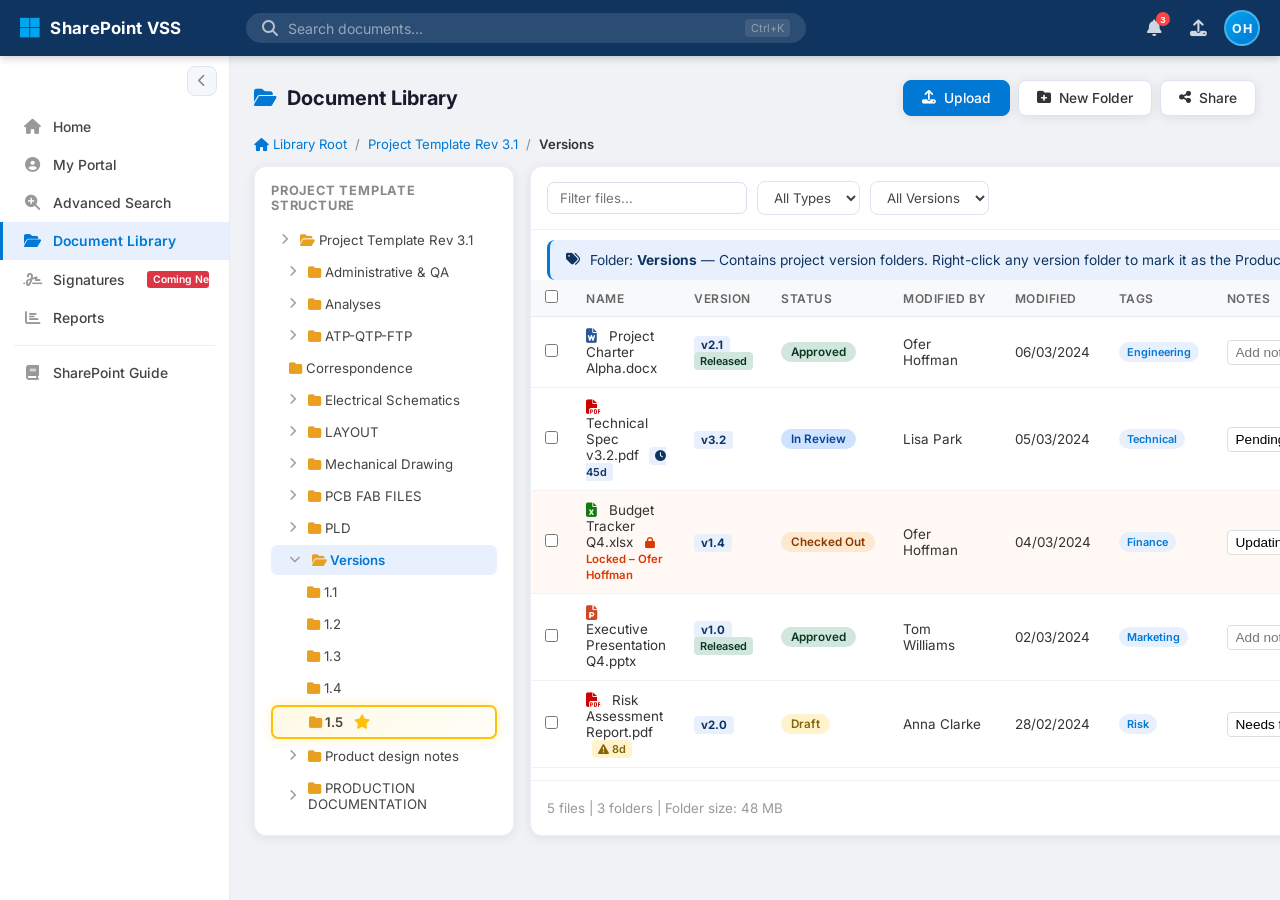
<file: library.html>
<!DOCTYPE html>
<html lang="en" dir="ltr">
<head>
<meta charset="UTF-8">
<meta name="viewport" content="width=device-width, initial-scale=1.0">
<title>Document Library – DMS</title>
<link href="https://fonts.googleapis.com/css2?family=Inter:wght@300;400;500;600;700&display=swap" rel="stylesheet">
<link rel="stylesheet" href="https://cdn.jsdelivr.net/npm/@fortawesome/fontawesome-free@6.4.0/css/all.min.css">
<link rel="stylesheet" href="css/style.css">
</head>
<body>
<nav class="topnav">
  <div class="topnav-inner">
    <div class="topnav-logo"><i class="fab fa-microsoft"></i><span>SharePoint VSS</span></div>
    <div class="topnav-search">
      <i class="fas fa-search"></i>
      <input type="text" placeholder="Search documents..." id="globalSearch" autocomplete="off">
      <span class="search-shortcut">Ctrl+K</span>
    </div>
    <div class="topnav-actions">
      <button class="nav-icon-btn"><i class="fas fa-bell"></i><span class="badge">3</span></button>
      <button class="nav-icon-btn" onclick="showModal('uploadModal')"><i class="fas fa-upload"></i></button>
      <div class="user-avatar">OH</div>
    </div>
  </div>
</nav>
<div class="layout">
  <aside class="sidebar" id="sidebar">
    <div class="sidebar-toggle">
      <button class="toggle-btn" id="sidebarToggle" title="Collapse / Expand"><i class="fas fa-chevron-left"></i></button>
    </div>
    <nav class="sidebar-nav">
      <a href="index.html" class="nav-item" data-label="Home"><i class="fas fa-home"></i><span>Home</span></a>
      <a href="portal.html" class="nav-item" data-label="My Portal"><i class="fas fa-user-circle"></i><span>My Portal</span></a>
      <a href="search.html" class="nav-item" data-label="Advanced Search"><i class="fas fa-search-plus"></i><span>Advanced Search</span></a>
      <a href="library.html" class="nav-item active" data-label="Document Library"><i class="fas fa-folder-open"></i><span>Document Library</span></a>
      <a href="workflow.html" class="nav-item" data-label="Signatures & Approvals"><i class="fas fa-signature"></i><span>Signatures & Approvals</span><span style="margin-left:8px;padding:2px 6px;background:#dc3545;color:white;font-size:0.65rem;border-radius:3px;font-weight:600">Coming Next Version</span></a>
      <a href="reports.html" class="nav-item" data-label="Reports"><i class="fas fa-chart-bar"></i><span>Reports</span></a>
      <div class="nav-divider"></div>
      <a href="guide.html" class="nav-item" data-label="SharePoint Guide"><i class="fas fa-book"></i><span>SharePoint Guide</span></a>
    </nav>
  </aside>
  <main class="main-content" id="mainContent">

    <div class="page-header">
      <h2><i class="fas fa-folder-open" style="color:var(--accent)"></i> Document Library</h2>
      <div style="display:flex;gap:8px">
        <button class="qa-btn primary" onclick="showModal('uploadModal')"><i class="fas fa-upload"></i> Upload</button>
        <button class="qa-btn" onclick="showModal('folderModal')"><i class="fas fa-folder-plus"></i> New Folder</button>
        <button class="qa-btn" onclick="showModal('shareModal')"><i class="fas fa-share-alt"></i> Share</button>
      </div>
    </div>

    <!-- Breadcrumb -->
    <div class="breadcrumb">
      <a href="library.html"><i class="fas fa-home"></i> Library Root</a>
      <span>/</span>
      <a href="#">Project Template Rev 3.1</a>
      <span>/</span>
      <span class="current">Versions</span>
    </div>

    <div style="display:grid;grid-template-columns:260px 1fr;gap:16px">

      <!-- Folder Tree Sidebar -->
      <div class="card" style="padding:16px">
        <div style="font-size:0.8rem;font-weight:700;color:#888;text-transform:uppercase;letter-spacing:0.8px;margin-bottom:12px">Project Template Structure</div>
        <div class="lib-tree" id="folderTree">
          <div class="lib-folder" onclick="toggleFolder(this)" data-folder-id="root">
            <i class="fas fa-chevron-right toggle-icon"></i>
            <span><i class="fas fa-folder-open folder-icon"></i> Project Template Rev 3.1</span>
          </div>
          
          <!-- Administrative & QA -->
          <div class="lib-folder collapsed" onclick="toggleFolder(this)" style="padding-left:18px" data-folder-id="admin">
            <i class="fas fa-chevron-right toggle-icon"></i>
            <span><i class="fas fa-folder folder-icon"></i> Administrative & QA</span>
          </div>
          
          <!-- Analyses -->
          <div class="lib-folder collapsed" onclick="toggleFolder(this)" style="padding-left:18px" data-folder-id="analyses">
            <i class="fas fa-chevron-right toggle-icon"></i>
            <span><i class="fas fa-folder folder-icon"></i> Analyses</span>
          </div>
          
          <!-- ATP-QTP-FTP -->
          <div class="lib-folder collapsed" onclick="toggleFolder(this)" style="padding-left:18px" data-folder-id="atp">
            <i class="fas fa-chevron-right toggle-icon"></i>
            <span><i class="fas fa-folder folder-icon"></i> ATP-QTP-FTP</span>
          </div>
          
          <!-- Correspondence -->
          <div class="lib-folder" style="padding-left:18px" data-folder-id="corresp" oncontextmenu="showFolderContextMenu(event, this)">
            <span><i class="fas fa-folder folder-icon"></i> Correspondence</span>
          </div>
          
          <!-- Electrical Schematics -->
          <div class="lib-folder collapsed" onclick="toggleFolder(this)" style="padding-left:18px" data-folder-id="electric">
            <i class="fas fa-chevron-right toggle-icon"></i>
            <span><i class="fas fa-folder folder-icon"></i> Electrical Schematics</span>
          </div>
          
          <!-- LAYOUT -->
          <div class="lib-folder collapsed" onclick="toggleFolder(this)" style="padding-left:18px" data-folder-id="layout">
            <i class="fas fa-chevron-right toggle-icon"></i>
            <span><i class="fas fa-folder folder-icon"></i> LAYOUT</span>
          </div>
          
          <!-- Mechanical Drawing -->
          <div class="lib-folder collapsed" onclick="toggleFolder(this)" style="padding-left:18px" data-folder-id="mech">
            <i class="fas fa-chevron-right toggle-icon"></i>
            <span><i class="fas fa-folder folder-icon"></i> Mechanical Drawing</span>
          </div>
          
          <!-- PCB FAB FILES -->
          <div class="lib-folder collapsed" onclick="toggleFolder(this)" style="padding-left:18px" data-folder-id="pcb">
            <i class="fas fa-chevron-right toggle-icon"></i>
            <span><i class="fas fa-folder folder-icon"></i> PCB FAB FILES</span>
          </div>
          
          <!-- PLD -->
          <div class="lib-folder collapsed" onclick="toggleFolder(this)" style="padding-left:18px" data-folder-id="pld">
            <i class="fas fa-chevron-right toggle-icon"></i>
            <span><i class="fas fa-folder folder-icon"></i> PLD</span>
          </div>
          
          <!-- Versions - NEW! -->
          <div class="lib-folder active" onclick="toggleFolder(this)" style="padding-left:18px" data-folder-id="versions">
            <i class="fas fa-chevron-down toggle-icon"></i>
            <span><i class="fas fa-folder-open folder-icon"></i> Versions</span>
          </div>
          <div class="lib-folder" style="padding-left:36px" data-folder-id="v1.1" oncontextmenu="showFolderContextMenu(event, this)">
            <span><i class="fas fa-folder folder-icon"></i> 1.1</span>
          </div>
          <div class="lib-folder" style="padding-left:36px" data-folder-id="v1.2" oncontextmenu="showFolderContextMenu(event, this)">
            <span><i class="fas fa-folder folder-icon"></i> 1.2</span>
          </div>
          <div class="lib-folder" style="padding-left:36px" data-folder-id="v1.3" oncontextmenu="showFolderContextMenu(event, this)">
            <span><i class="fas fa-folder folder-icon"></i> 1.3</span>
          </div>
          <div class="lib-folder" style="padding-left:36px" data-folder-id="v1.4" oncontextmenu="showFolderContextMenu(event, this)">
            <span><i class="fas fa-folder folder-icon"></i> 1.4</span>
          </div>
          <div class="lib-folder production-version" style="padding-left:36px" data-folder-id="v1.5" oncontextmenu="showFolderContextMenu(event, this)">
            <span>
              <i class="fas fa-folder folder-icon"></i> 1.5
              <i class="fas fa-star production-star" title="Production Version"></i>
            </span>
          </div>
          
          <!-- Product design notes -->
          <div class="lib-folder collapsed" onclick="toggleFolder(this)" style="padding-left:18px" data-folder-id="design">
            <i class="fas fa-chevron-right toggle-icon"></i>
            <span><i class="fas fa-folder folder-icon"></i> Product design notes</span>
          </div>
          
          <!-- PRODUCTION DOCUMENTATION -->
          <div class="lib-folder collapsed" onclick="toggleFolder(this)" style="padding-left:18px" data-folder-id="prod-doc">
            <i class="fas fa-chevron-right toggle-icon"></i>
            <span><i class="fas fa-folder folder-icon"></i> PRODUCTION DOCUMENTATION</span>
          </div>
        </div>
      </div>

      <!-- Document List -->
      <div class="card" style="padding:0">
        <!-- Toolbar -->
        <div style="padding:14px 16px;border-bottom:1px solid #f0f2f5;display:flex;gap:10px;align-items:center;flex-wrap:wrap">
          <input type="text" placeholder="Filter files..." style="padding:7px 12px;border:1.5px solid #dde;border-radius:7px;font-family:Inter;font-size:0.83rem;width:200px">
          <select class="filter-select"><option>All Types</option><option>PDF</option><option>Word</option><option>Excel</option></select>
          <select class="filter-select"><option>All Versions</option><option>Latest Only</option><option>Released</option></select>
          <div style="margin-left:auto;display:flex;gap:6px">
            <button class="tbl-btn outline" title="List View"><i class="fas fa-list"></i></button>
            <button class="tbl-btn outline" title="Grid View"><i class="fas fa-th-large"></i></button>
          </div>
        </div>

        <!-- Folder tag info -->
        <div class="alert alert-info" style="margin:10px 16px;margin-bottom:0">
          <i class="fas fa-tags"></i>
          <span>Folder: <strong>Versions</strong> — Contains project version folders. Right-click any version folder to mark it as the Production Version.</span>
        </div>

        <div class="table-wrap" style="padding:0 0 4px">
          <table class="doc-table">
            <thead>
              <tr>
                <th><input type="checkbox"></th>
                <th>Name</th>
                <th>Version</th>
                <th>Status</th>
                <th>Modified By</th>
                <th>Modified</th>
                <th>Tags</th>
                <th>Notes</th>
                <th>Actions</th>
              </tr>
            </thead>
            <tbody>
              <tr>
                <td><input type="checkbox"></td>
                <td><i class="fas fa-file-word doc-type-icon word"></i> Project Charter Alpha.docx</td>
                <td><span class="version-badge">v2.1</span> <span class="version-label released">Released</span></td>
                <td><span class="status-badge signed">Approved</span></td>
                <td>Ofer Hoffman</td>
                <td>06/03/2024</td>
                <td><span class="tag" style="padding:2px 7px;font-size:0.68rem">Engineering</span></td>
                <td><input type="text" class="note-input" placeholder="Add note..." style="width:150px;padding:4px 8px;border:1px solid #ddd;border-radius:4px;font-size:0.85rem"></td>
                <td><div style="display:flex;gap:4px">
                  <button class="tbl-btn" title="Open">Open</button>
                  <button class="tbl-btn outline" title="Version History" onclick="showModal('versionModal')"><i class="fas fa-history"></i></button>
                  <button class="tbl-btn outline" title="Check Out" onclick="showToast('Document checked out successfully','success')"><i class="fas fa-lock"></i></button>
                </div></td>
              </tr>
              <tr>
                <td><input type="checkbox"></td>
                <td>
                  <i class="fas fa-file-pdf doc-type-icon pdf"></i> Technical Spec v3.2.pdf
                  <span class="auto-release-badge" title="Auto-release in 45 days"><i class="fas fa-clock"></i> 45d</span>
                </td>
                <td><span class="version-badge">v3.2</span></td>
                <td><span class="status-badge inprogress">In Review</span></td>
                <td>Lisa Park</td>
                <td>05/03/2024</td>
                <td><span class="tag" style="padding:2px 7px;font-size:0.68rem">Technical</span></td>
                <td><input type="text" class="note-input" placeholder="Add note..." value="Pending customer review" style="width:150px;padding:4px 8px;border:1px solid #ddd;border-radius:4px;font-size:0.85rem"></td>
                <td><div style="display:flex;gap:4px">
                  <button class="tbl-btn" title="Open">Open</button>
                  <button class="tbl-btn outline" onclick="showModal('versionModal')"><i class="fas fa-history"></i></button>
                  <button class="tbl-btn outline"><i class="fas fa-lock"></i></button>
                </div></td>
              </tr>
              <tr class="checkout-row">
                <td><input type="checkbox"></td>
                <td>
                  <i class="fas fa-file-excel doc-type-icon excel"></i> Budget Tracker Q4.xlsx
                  <span class="checkout-indicator"><i class="fas fa-lock"></i> Locked – Ofer Hoffman</span>
                </td>
                <td><span class="version-badge">v1.4</span></td>
                <td><span class="status-badge checkout">Checked Out</span></td>
                <td>Ofer Hoffman</td>
                <td>04/03/2024</td>
                <td><span class="tag" style="padding:2px 7px;font-size:0.68rem">Finance</span></td>
                <td><input type="text" class="note-input" placeholder="Add note..." value="Updating Q4 numbers" style="width:150px;padding:4px 8px;border:1px solid #ddd;border-radius:4px;font-size:0.85rem"></td>
                <td><div style="display:flex;gap:4px">
                  <button class="tbl-btn" title="View Read-Only">View</button>
                  <button class="tbl-btn outline" onclick="showModal('versionModal')"><i class="fas fa-history"></i></button>
                  <button class="tbl-btn danger" onclick="showToast('Document checked in','success')"><i class="fas fa-lock-open"></i></button>
                </div></td>
              </tr>
              <tr>
                <td><input type="checkbox"></td>
                <td><i class="fas fa-file-powerpoint doc-type-icon ppt"></i> Executive Presentation Q4.pptx</td>
                <td><span class="version-badge">v1.0</span> <span class="version-label released">Released</span></td>
                <td><span class="status-badge signed">Approved</span></td>
                <td>Tom Williams</td>
                <td>02/03/2024</td>
                <td><span class="tag" style="padding:2px 7px;font-size:0.68rem">Marketing</span></td>
                <td><input type="text" class="note-input" placeholder="Add note..." style="width:150px;padding:4px 8px;border:1px solid #ddd;border-radius:4px;font-size:0.85rem"></td>
                <td><div style="display:flex;gap:4px">
                  <button class="tbl-btn">Open</button>
                  <button class="tbl-btn outline" onclick="showModal('versionModal')"><i class="fas fa-history"></i></button>
                  <button class="tbl-btn outline"><i class="fas fa-lock"></i></button>
                </div></td>
              </tr>
              <tr>
                <td><input type="checkbox"></td>
                <td>
                  <i class="fas fa-file-pdf doc-type-icon pdf"></i> Risk Assessment Report.pdf
                  <span class="auto-release-badge warning" title="Auto-release in 8 days"><i class="fas fa-exclamation-triangle"></i> 8d</span>
                </td>
                <td><span class="version-badge">v2.0</span></td>
                <td><span class="status-badge pending">Draft</span></td>
                <td>Anna Clarke</td>
                <td>28/02/2024</td>
                <td><span class="tag" style="padding:2px 7px;font-size:0.68rem">Risk</span></td>
                <td><input type="text" class="note-input" placeholder="Add note..." value="Needs final approval" style="width:150px;padding:4px 8px;border:1px solid #ddd;border-radius:4px;font-size:0.85rem"></td>
                <td><div style="display:flex;gap:4px">
                  <button class="tbl-btn">Open</button>
                  <button class="tbl-btn outline" onclick="showModal('versionModal')"><i class="fas fa-history"></i></button>
                  <button class="tbl-btn outline"><i class="fas fa-lock"></i></button>
                </div></td>
              </tr>
            </tbody>
          </table>
        </div>
        <div class="table-footer" style="padding:12px 16px">
          <small style="color:#999">5 files | 3 folders | Folder size: 48 MB</small>
          <div class="pagination">
            <button class="page-btn active">1</button>
            <button class="page-btn">2</button>
            <button class="page-btn"><i class="fas fa-chevron-right"></i></button>
          </div>
        </div>
      </div>
    </div>

  </main>
</div>

<!-- Version History Modal -->
<div class="modal-overlay" id="versionModal" onclick="closeModal('versionModal')">
  <div class="modal" onclick="event.stopPropagation()" style="width:600px">
    <div class="modal-header">
      <h3><i class="fas fa-history"></i> Version History – Project Charter Alpha.docx</h3>
      <button onclick="closeModal('versionModal')"><i class="fas fa-times"></i></button>
    </div>
    <div class="modal-body" style="padding:16px 20px">
      <table class="doc-table">
        <thead><tr><th>Version</th><th>Modified</th><th>By</th><th>Change Description</th><th>Status</th><th></th></tr></thead>
        <tbody>
          <tr>
            <td><strong>v2.1</strong> <span class="version-label released">Current</span></td>
            <td>06/03/2024</td>
            <td>Ofer Hoffman</td>
            <td>Updated scope section, added risk matrix</td>
            <td><span class="status-badge signed">Released</span></td>
            <td><button class="tbl-btn outline">Download</button></td>
          </tr>
          <tr>
            <td>v2.0</td>
            <td>01/03/2024</td>
            <td>Ofer Hoffman</td>
            <td>Added stakeholder list and timeline</td>
            <td><span class="status-badge inprogress">Archived</span></td>
            <td><button class="tbl-btn outline">Download</button></td>
          </tr>
          <tr>
            <td>v1.1</td>
            <td>22/02/2024</td>
            <td>Lisa Park</td>
            <td>Fixed typos and reformatted headers</td>
            <td><span class="status-badge inprogress">Archived</span></td>
            <td><button class="tbl-btn outline">Download</button></td>
          </tr>
          <tr>
            <td>v1.0</td>
            <td>14/02/2024</td>
            <td>Ofer Hoffman</td>
            <td>Initial draft created</td>
            <td><span class="status-badge inprogress">Archived</span></td>
            <td><button class="tbl-btn outline">Download</button></td>
          </tr>
        </tbody>
      </table>
    </div>
    <div class="modal-footer">
      <button class="btn-cancel" onclick="closeModal('versionModal')">Close</button>
    </div>
  </div>
</div>

<!-- Upload Modal -->
<div class="modal-overlay" id="uploadModal" onclick="closeModal('uploadModal')">
  <div class="modal" onclick="event.stopPropagation()">
    <div class="modal-header">
      <h3><i class="fas fa-upload"></i> Upload New Document</h3>
      <button onclick="closeModal('uploadModal')"><i class="fas fa-times"></i></button>
    </div>
    <div class="modal-body">
      <div class="drop-zone">
        <i class="fas fa-cloud-upload-alt"></i>
        <p>Drag & drop files here or <strong>click to browse</strong></p>
        <small>Supports: Word, PDF, Excel, PowerPoint, Images</small>
      </div>
      <div class="form-group">
        <label>Change Description <span style="color:var(--danger)">*</span></label>
        <textarea placeholder="Required: Describe what changed in this version..."></textarea>
      </div>
      <div class="form-row">
        <div class="form-group">
          <label>Tags</label>
          <input type="text" placeholder="Add tags, comma separated...">
        </div>
        <div class="form-group">
          <label>Version Label</label>
          <input type="text" placeholder="e.g., v2.0">
        </div>
      </div>
    </div>
    <div class="modal-footer">
      <button class="btn-cancel" onclick="closeModal('uploadModal')">Cancel</button>
      <button class="btn-primary" onclick="closeModal('uploadModal');showToast('Document uploaded successfully','success')">Upload</button>
    </div>
  </div>
</div>

<!-- Share Modal -->
<div class="modal-overlay" id="shareModal" onclick="closeModal('shareModal')">
  <div class="modal" onclick="event.stopPropagation()">
    <div class="modal-header">
      <h3><i class="fas fa-share-alt"></i> Share Document</h3>
      <button onclick="closeModal('shareModal')"><i class="fas fa-times"></i></button>
    </div>
    <div class="modal-body">
      <div class="form-group">
        <label>Share Link</label>
        <div style="display:flex;gap:8px">
          <input type="text" value="https://company.sharepoint.com/sites/dms/shared/..." readonly style="background:#f5f5f5">
          <button class="btn-primary" onclick="showToast('Link copied to clipboard','success')" style="white-space:nowrap">Copy Link</button>
        </div>
      </div>
      <div class="form-group">
        <label>Link Expiry <span style="color:#999;font-weight:400">(default: 14 days)</span></label>
        <select><option>14 Days (Default)</option><option>7 Days</option><option>30 Days</option><option>No Expiry (Internal Only)</option></select>
      </div>
      <div class="form-group">
        <label>Permission Level</label>
        <select><option>View Only</option><option>Can Edit</option><option>Can Download</option></select>
      </div>
      <div class="form-group">
        <label><input type="checkbox" checked style="margin-right:8px">Track download confirmation</label>
      </div>
      <div class="alert alert-warning" style="margin-bottom:0">
        <i class="fas fa-exclamation-triangle"></i>
        External users can access via this link without creating a guest account.
      </div>
    </div>
    <div class="modal-footer">
      <button class="btn-cancel" onclick="closeModal('shareModal')">Cancel</button>
      <button class="btn-primary" onclick="closeModal('shareModal');showToast('Secure share link created','success')">Create Share Link</button>
    </div>
  </div>
</div>

<!-- Folder Modal -->
<div class="modal-overlay" id="folderModal" onclick="closeModal('folderModal')">
  <div class="modal" onclick="event.stopPropagation()">
    <div class="modal-header">
      <h3><i class="fas fa-folder-plus"></i> Create New Folder</h3>
      <button onclick="closeModal('folderModal')"><i class="fas fa-times"></i></button>
    </div>
    <div class="modal-body">
      <div class="form-group"><label>Folder Name</label><input type="text" placeholder="Enter folder name..."></div>
      <div class="form-group">
        <label>Assign Tags to Folder <small style="color:#999">(will be inherited by all files inside)</small></label>
        <input type="text" placeholder="Add tags, comma separated...">
      </div>
    </div>
    <div class="modal-footer">
      <button class="btn-cancel" onclick="closeModal('folderModal')">Cancel</button>
      <button class="btn-primary" onclick="closeModal('folderModal');showToast('Folder created','success')">Create Folder</button>
    </div>
  </div>
</div>

<style>
.breadcrumb { display:flex; align-items:center; gap:8px; font-size:0.82rem; color:#888; margin-bottom:14px; }
.breadcrumb a { color:var(--accent); text-decoration:none; }
.breadcrumb a:hover { text-decoration:underline; }
.breadcrumb .current { color:#333; font-weight:600; }
.lib-tree { display:flex; flex-direction:column; gap:2px; }
.lib-folder {
  display:flex; align-items:center; gap:8px;
  padding:7px 10px; border-radius:7px;
  cursor:pointer; font-size:0.83rem; color:#444;
  transition: background 0.15s;
}
.lib-folder:hover { background:#f0f6ff; color:var(--accent); }
.lib-folder.active { background:#e8f0fe; color:var(--accent); font-weight:600; }
.folder-icon { color:#e8a020; }
.lib-folder.active .folder-icon { color:#e8a020; }
.version-badge {
  background:#e8f0fe; color:#0f3460;
  padding:2px 7px; border-radius:4px;
  font-size:0.72rem; font-weight:700;
}
.version-label {
  font-size:0.68rem; padding:2px 6px; border-radius:4px; font-weight:600;
}
.version-label.released { background:#d1e7dd; color:#0a3622; }
.checkout-row td { background:#fff8f5 !important; }
.checkout-indicator { font-size:0.71rem; color:#d83b01; font-weight:600; margin-left:8px; }
.auto-release-badge {
  font-size:0.68rem; padding:2px 6px; border-radius:4px;
  background:#e8f0fe; color:#0f3460; font-weight:600; margin-left:6px;
}
.auto-release-badge.warning { background:#fff3cd; color:#856404; }
.ppt { background:#fef0e8; color:#d24726; }
.doc-type-icon.ppt { color:#d24726; }

/* Production Version Styling */
.production-version {
  position: relative;
  background: linear-gradient(135deg, #fff9e6 0%, #fffef7 100%);
  border: 2px solid #ffc107;
  box-shadow: 0 0 12px rgba(255, 193, 7, 0.25);
  font-weight: 600;
}
.production-version:hover {
  background: linear-gradient(135deg, #fff5d6 0%, #fffef7 100%);
  border-color: #ffb300;
  box-shadow: 0 0 16px rgba(255, 193, 7, 0.35);
}
.production-star {
  color: #ffc107;
  margin-left: 8px;
  animation: starPulse 2s ease-in-out infinite;
  font-size: 0.9rem;
}
@keyframes starPulse {
  0%, 100% { opacity: 1; transform: scale(1); }
  50% { opacity: 0.7; transform: scale(1.15); }
}
.toggle-icon {
  font-size: 0.7rem;
  transition: transform 0.2s;
  margin-right: 4px;
  color: #999;
}
.lib-folder.collapsed .toggle-icon {
  transform: rotate(0deg);
}

/* Context Menu */
.context-menu {
  position: fixed;
  background: white;
  border: 1px solid #ddd;
  border-radius: 8px;
  box-shadow: 0 4px 20px rgba(0,0,0,0.15);
  padding: 6px 0;
  z-index: 10000;
  min-width: 220px;
  display: none;
}
.context-menu-item {
  padding: 10px 16px;
  cursor: pointer;
  font-size: 0.85rem;
  display: flex;
  align-items: center;
  gap: 10px;
  color: #333;
  transition: background 0.15s;
}
.context-menu-item:hover {
  background: #f0f6ff;
  color: var(--accent);
}
.context-menu-item i {
  width: 16px;
  color: #666;
}
.context-menu-item:hover i {
  color: var(--accent);
}
.context-menu-divider {
  height: 1px;
  background: #eee;
  margin: 4px 0;
}
.context-menu-item.production {
  color: #ffc107;
  font-weight: 600;
}
.context-menu-item.production:hover {
  background: #fff9e6;
}
</style>

<!-- Context Menu for Folders -->
<div class="context-menu" id="folderContextMenu">
  <div class="context-menu-item production" onclick="markAsProduction()">
    <i class="fas fa-star"></i>
    <span>Mark as Production Version</span>
  </div>
  <div class="context-menu-divider"></div>
  <div class="context-menu-item" onclick="renameFolder()">
    <i class="fas fa-edit"></i>
    <span>Rename</span>
  </div>
  <div class="context-menu-item" onclick="copyFolder()">
    <i class="fas fa-copy"></i>
    <span>Copy</span>
  </div>
  <div class="context-menu-divider"></div>
  <div class="context-menu-item" onclick="deletFolder()">
    <i class="fas fa-trash"></i>
    <span>Delete</span>
  </div>
</div>

<script src="js/main.js"></script>
<script>
// Global variable to store current context menu target
let currentContextFolder = null;

// Toggle folder expand/collapse
function toggleFolder(element) {
  event.stopPropagation();
  const icon = element.querySelector('.toggle-icon');
  if (icon) {
    if (element.classList.contains('collapsed')) {
      element.classList.remove('collapsed');
      icon.classList.remove('fa-chevron-right');
      icon.classList.add('fa-chevron-down');
    } else {
      element.classList.add('collapsed');
      icon.classList.remove('fa-chevron-down');
      icon.classList.add('fa-chevron-right');
    }
  }
}

// Show context menu on right-click
function showFolderContextMenu(event, folder) {
  event.preventDefault();
  event.stopPropagation();
  
  currentContextFolder = folder;
  const menu = document.getElementById('folderContextMenu');
  
  // Position menu at cursor
  menu.style.display = 'block';
  menu.style.left = event.pageX + 'px';
  menu.style.top = event.pageY + 'px';
}

// Hide context menu when clicking elsewhere
document.addEventListener('click', function() {
  const menu = document.getElementById('folderContextMenu');
  if (menu) {
    menu.style.display = 'none';
  }
});

// Mark folder as production version
function markAsProduction() {
  if (!currentContextFolder) return;
  
  // Remove production styling from all version folders
  document.querySelectorAll('.lib-folder.production-version').forEach(folder => {
    folder.classList.remove('production-version');
    const star = folder.querySelector('.production-star');
    if (star) star.remove();
  });
  
  // Add production styling to selected folder
  currentContextFolder.classList.add('production-version');
  const folderSpan = currentContextFolder.querySelector('span');
  if (!folderSpan.querySelector('.production-star')) {
    const star = document.createElement('i');
    star.className = 'fas fa-star production-star';
    star.title = 'Production Version';
    folderSpan.appendChild(star);
  }
  
  // Get folder name
  const folderText = currentContextFolder.textContent.trim();
  showToast(`Folder "${folderText}" marked as Production Version`, 'success');
  
  // Hide menu
  document.getElementById('folderContextMenu').style.display = 'none';
}

// Placeholder functions for other context menu actions
function renameFolder() {
  showToast('Rename folder feature', 'info');
  document.getElementById('folderContextMenu').style.display = 'none';
}

function copyFolder() {
  showToast('Folder copied', 'success');
  document.getElementById('folderContextMenu').style.display = 'none';
}

function deletFolder() {
  if (confirm('Are you sure you want to delete this folder?')) {
    showToast('Folder deleted', 'success');
  }
  document.getElementById('folderContextMenu').style.display = 'none';
}
</script>
</body>
</html>
</file>
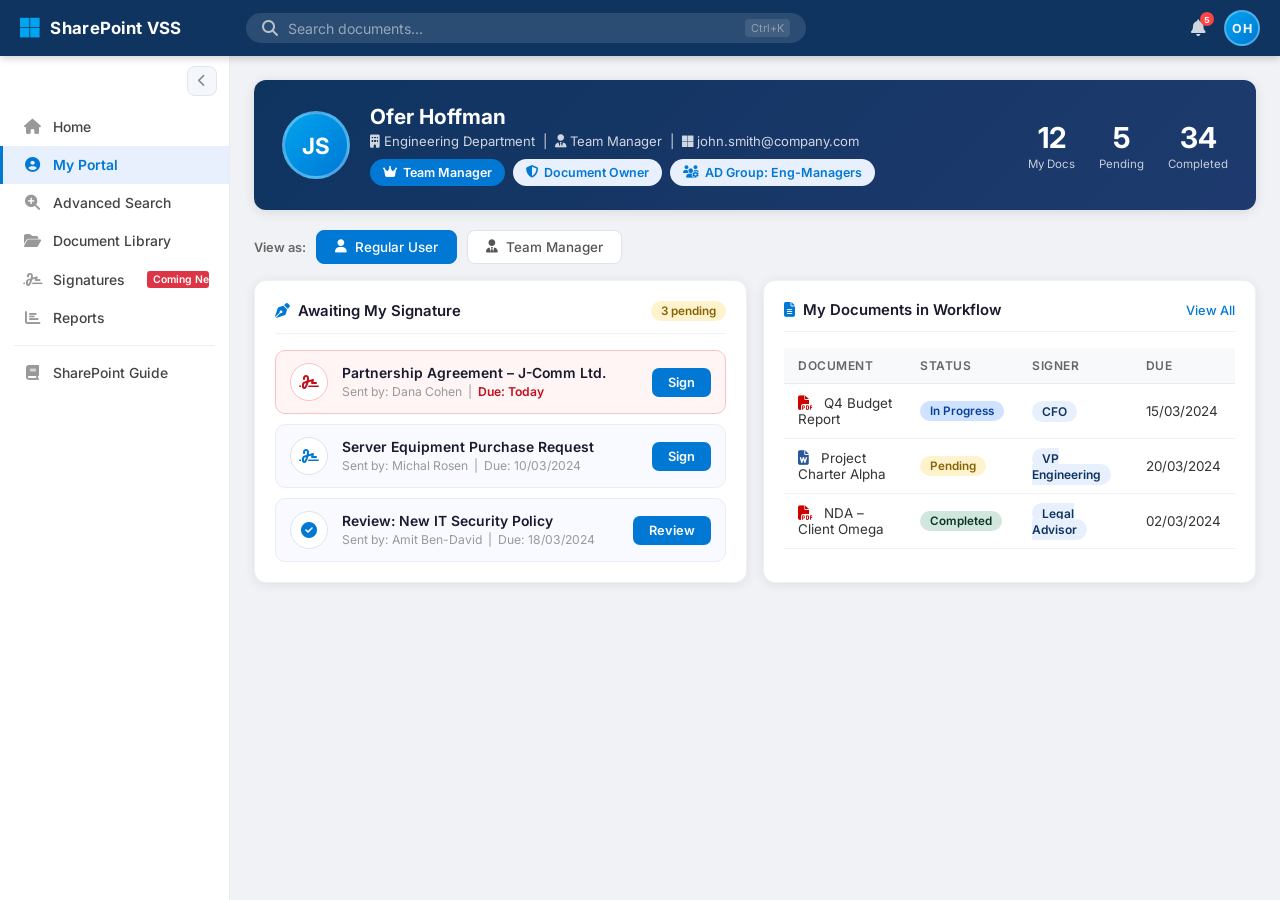
<file: portal.html>
<!DOCTYPE html>
<html lang="en" dir="ltr">
<head>
<meta charset="UTF-8">
<meta name="viewport" content="width=device-width, initial-scale=1.0">
<title>My Portal – DMS</title>
<link href="https://fonts.googleapis.com/css2?family=Inter:wght@300;400;500;600;700&display=swap" rel="stylesheet">
<link rel="stylesheet" href="https://cdn.jsdelivr.net/npm/@fortawesome/fontawesome-free@6.4.0/css/all.min.css">
<link rel="stylesheet" href="css/style.css">
</head>
<body>
<nav class="topnav">
  <div class="topnav-inner">
    <div class="topnav-logo"><i class="fab fa-microsoft"></i><span>SharePoint VSS</span></div>
    <div class="topnav-search">
      <i class="fas fa-search"></i>
      <input type="text" placeholder="Search documents..." id="globalSearch" autocomplete="off">
      <span class="search-shortcut">Ctrl+K</span>
    </div>
    <div class="topnav-actions">
      <button class="nav-icon-btn"><i class="fas fa-bell"></i><span class="badge">5</span></button>
      <div class="user-avatar">OH</div>
    </div>
  </div>
</nav>
<div class="layout">
  <aside class="sidebar" id="sidebar">
    <div class="sidebar-toggle">
      <button class="toggle-btn" id="sidebarToggle" title="Collapse / Expand"><i class="fas fa-chevron-left"></i></button>
    </div>
    <nav class="sidebar-nav">
      <a href="index.html" class="nav-item" data-label="Home"><i class="fas fa-home"></i><span>Home</span></a>
      <a href="portal.html" class="nav-item active" data-label="My Portal"><i class="fas fa-user-circle"></i><span>My Portal</span></a>
      <a href="search.html" class="nav-item" data-label="Advanced Search"><i class="fas fa-search-plus"></i><span>Advanced Search</span></a>
      <a href="library.html" class="nav-item" data-label="Document Library"><i class="fas fa-folder-open"></i><span>Document Library</span></a>
      <a href="workflow.html" class="nav-item" data-label="Signatures & Approvals"><i class="fas fa-signature"></i><span>Signatures & Approvals</span><span style="margin-left:8px;padding:2px 6px;background:#dc3545;color:white;font-size:0.65rem;border-radius:3px;font-weight:600">Coming Next Version</span></a>
      <a href="reports.html" class="nav-item" data-label="Reports"><i class="fas fa-chart-bar"></i><span>Reports</span></a>
      <div class="nav-divider"></div>
      <a href="guide.html" class="nav-item" data-label="SharePoint Guide"><i class="fas fa-book"></i><span>SharePoint Guide</span></a>
    </nav>
  </aside>
  <main class="main-content" id="mainContent">

    <!-- Profile Banner -->
    <div class="profile-banner">
      <div class="profile-avatar-lg">JS</div>
      <div class="profile-info">
        <h2>Ofer Hoffman</h2>
        <p><i class="fas fa-building"></i> Engineering Department &nbsp;|&nbsp; <i class="fas fa-user-tie"></i> Team Manager &nbsp;|&nbsp; <i class="fab fa-microsoft"></i> john.smith@company.com</p>
        <div style="display:flex;gap:8px;margin-top:10px;flex-wrap:wrap">
          <span class="tag active"><i class="fas fa-crown"></i> Team Manager</span>
          <span class="tag"><i class="fas fa-shield-alt"></i> Document Owner</span>
          <span class="tag"><i class="fas fa-users-cog"></i> AD Group: Eng-Managers</span>
        </div>
      </div>
      <div class="profile-stats">
        <div class="pstat"><div class="pstat-val">12</div><div class="pstat-label">My Docs</div></div>
        <div class="pstat"><div class="pstat-val">5</div><div class="pstat-label">Pending</div></div>
        <div class="pstat"><div class="pstat-val">34</div><div class="pstat-label">Completed</div></div>
      </div>
    </div>

    <!-- Role Toggle -->
    <div style="display:flex;gap:10px;margin-bottom:16px;align-items:center">
      <span style="font-size:0.8rem;font-weight:600;color:#666">View as:</span>
      <button class="role-btn active" id="roleUser" onclick="setRole('user')"><i class="fas fa-user"></i> Regular User</button>
      <button class="role-btn" id="roleManager" onclick="setRole('manager')"><i class="fas fa-user-tie"></i> Team Manager</button>
    </div>

    <!-- USER VIEW -->
    <div id="userView">
      <div class="two-col">
        <!-- Awaiting My Signature -->
        <div class="card">
          <div class="card-header">
            <h3><i class="fas fa-pen-nib"></i> Awaiting My Signature</h3>
            <span class="status-badge pending">3 pending</span>
          </div>
          <div class="action-list">
            <div class="action-item urgent">
              <div class="action-icon"><i class="fas fa-signature"></i></div>
              <div class="action-info">
                <strong>Partnership Agreement – J-Comm Ltd.</strong>
                <div class="action-sub">Sent by: Dana Cohen &nbsp;|&nbsp; <span class="urgent-text">Due: Today</span></div>
              </div>
              <button class="btn-action" onclick="window.location='workflow.html'">Sign</button>
            </div>
            <div class="action-item">
              <div class="action-icon"><i class="fas fa-signature"></i></div>
              <div class="action-info">
                <strong>Server Equipment Purchase Request</strong>
                <div class="action-sub">Sent by: Michal Rosen &nbsp;|&nbsp; Due: 10/03/2024</div>
              </div>
              <button class="btn-action" onclick="window.location='workflow.html'">Sign</button>
            </div>
            <div class="action-item">
              <div class="action-icon"><i class="fas fa-check-circle"></i></div>
              <div class="action-info">
                <strong>Review: New IT Security Policy</strong>
                <div class="action-sub">Sent by: Amit Ben-David &nbsp;|&nbsp; Due: 18/03/2024</div>
              </div>
              <button class="btn-action" onclick="window.location='workflow.html'">Review</button>
            </div>
          </div>
        </div>

        <!-- My Documents in Workflow -->
        <div class="card">
          <div class="card-header">
            <h3><i class="fas fa-file-alt"></i> My Documents in Workflow</h3>
            <a href="workflow.html" class="card-link">View All</a>
          </div>
          <div class="table-wrap">
            <table class="doc-table">
              <thead>
                <tr><th>Document</th><th>Status</th><th>Signer</th><th>Due</th></tr>
              </thead>
              <tbody>
                <tr>
                  <td><i class="fas fa-file-pdf doc-type-icon pdf"></i> Q4 Budget Report</td>
                  <td><span class="status-badge inprogress">In Progress</span></td>
                  <td><span class="signer-chip">CFO</span></td>
                  <td>15/03/2024</td>
                </tr>
                <tr>
                  <td><i class="fas fa-file-word doc-type-icon word"></i> Project Charter Alpha</td>
                  <td><span class="status-badge pending">Pending</span></td>
                  <td><span class="signer-chip">VP Engineering</span></td>
                  <td>20/03/2024</td>
                </tr>
                <tr>
                  <td><i class="fas fa-file-pdf doc-type-icon pdf"></i> NDA – Client Omega</td>
                  <td><span class="status-badge signed">Completed</span></td>
                  <td><span class="signer-chip">Legal Advisor</span></td>
                  <td>02/03/2024</td>
                </tr>
              </tbody>
            </table>
          </div>
        </div>
      </div>
    </div>

    <!-- MANAGER VIEW (hidden by default) -->
    <div id="managerView" style="display:none">
      <div class="alert alert-info" style="margin-bottom:16px">
        <i class="fas fa-crown"></i>
        <strong>Manager View Active</strong> – You can see documents for all team members in your AD group.
      </div>
      <div class="two-col">
        <!-- Team Pending Approvals -->
        <div class="card">
          <div class="card-header">
            <h3><i class="fas fa-users"></i> Team Pending Approvals</h3>
            <span class="status-badge pending">7 pending</span>
          </div>
          <div class="table-wrap">
            <table class="doc-table">
              <thead>
                <tr><th>Document</th><th>Employee</th><th>Status</th><th>Priority</th><th>Due</th></tr>
              </thead>
              <tbody>
                <tr class="sla-breach">
                  <td><i class="fas fa-file-pdf doc-type-icon pdf"></i> Design Specs v4</td>
                  <td>Lisa Park</td>
                  <td><span class="status-badge inprogress">In Progress</span></td>
                  <td><span class="priority-chip p1"><i class="fas fa-fire"></i> 1</span></td>
                  <td class="overdue">05/03/2024</td>
                </tr>
                <tr>
                  <td><i class="fas fa-file-word doc-type-icon word"></i> Risk Assessment Report</td>
                  <td>Tom Williams</td>
                  <td><span class="status-badge pending">Pending</span></td>
                  <td><span class="priority-chip p2">2</span></td>
                  <td>14/03/2024</td>
                </tr>
                <tr>
                  <td><i class="fas fa-file-pdf doc-type-icon pdf"></i> Vendor NDA – Beta Corp</td>
                  <td>Anna Clarke</td>
                  <td><span class="status-badge pending">Pending</span></td>
                  <td><span class="priority-chip p1"><i class="fas fa-fire"></i> 1</span></td>
                  <td>12/03/2024</td>
                </tr>
                <tr>
                  <td><i class="fas fa-file-word doc-type-icon word"></i> Project Closure Report</td>
                  <td>David Huang</td>
                  <td><span class="status-badge inprogress">In Progress</span></td>
                  <td><span class="priority-chip p3">3</span></td>
                  <td>22/03/2024</td>
                </tr>
              </tbody>
            </table>
          </div>
        </div>

        <!-- Team Workflow Status -->
        <div class="card">
          <div class="card-header">
            <h3><i class="fas fa-sitemap"></i> Team Workflow Overview</h3>
          </div>
          <div style="display:flex;flex-direction:column;gap:12px">
            <div class="team-member-row">
              <div class="tm-avatar">LP</div>
              <div class="tm-info">
                <strong>Lisa Park</strong>
                <div class="tm-sub">3 active workflows &nbsp;|&nbsp; 1 overdue</div>
              </div>
              <span class="status-badge rejected">Overdue</span>
            </div>
            <div class="team-member-row">
              <div class="tm-avatar" style="background:linear-gradient(135deg,#107c10,#1a9e1a)">TW</div>
              <div class="tm-info">
                <strong>Tom Williams</strong>
                <div class="tm-sub">2 active workflows &nbsp;|&nbsp; All on time</div>
              </div>
              <span class="status-badge inprogress">On Track</span>
            </div>
            <div class="team-member-row">
              <div class="tm-avatar" style="background:linear-gradient(135deg,#d83b01,#e85020)">AC</div>
              <div class="tm-info">
                <strong>Anna Clarke</strong>
                <div class="tm-sub">1 active workflow &nbsp;|&nbsp; Due soon</div>
              </div>
              <span class="status-badge pending">Due Soon</span>
            </div>
            <div class="team-member-row">
              <div class="tm-avatar" style="background:linear-gradient(135deg,#4f46e5,#6057f0)">DH</div>
              <div class="tm-info">
                <strong>David Huang</strong>
                <div class="tm-sub">1 active workflow &nbsp;|&nbsp; All on time</div>
              </div>
              <span class="status-badge signed">On Track</span>
            </div>
          </div>
        </div>
      </div>
    </div>

  </main>
</div>

<style>
.profile-banner {
  background: linear-gradient(135deg, #0f3460 0%, #1e3a6e 100%);
  border-radius: 12px;
  padding: 24px 28px;
  color: white;
  display: flex;
  align-items: center;
  gap: 20px;
  margin-bottom: 20px;
  box-shadow: 0 2px 12px rgba(0,0,0,0.1);
}
.profile-avatar-lg {
  width: 68px; height: 68px;
  border-radius: 50%;
  background: linear-gradient(135deg, #00a4ef, #0078d4);
  font-size: 1.4rem;
  font-weight: 700;
  display: flex; align-items: center; justify-content: center;
  border: 3px solid rgba(255,255,255,0.3);
  flex-shrink: 0;
}
.profile-info { flex: 1; }
.profile-info h2 { font-size: 1.3rem; font-weight: 700; margin-bottom: 4px; }
.profile-info p { font-size: 0.82rem; opacity: 0.8; }
.profile-stats { display: flex; gap: 24px; }
.pstat { text-align: center; }
.pstat-val { font-size: 1.8rem; font-weight: 700; }
.pstat-label { font-size: 0.72rem; opacity: 0.75; margin-top: 2px; }
.role-btn {
  padding: 8px 18px;
  border-radius: 8px;
  border: 1.5px solid #dde3ee;
  background: white;
  color: #555;
  font-family: 'Inter', sans-serif;
  font-size: 0.84rem;
  font-weight: 500;
  cursor: pointer;
  display: flex; align-items: center; gap: 8px;
  transition: all 0.2s;
}
.role-btn:hover { border-color: var(--accent); color: var(--accent); }
.role-btn.active { background: var(--accent); color: white; border-color: var(--accent); }
.team-member-row {
  display: flex; align-items: center; gap: 12px;
  padding: 10px 12px;
  border-radius: 8px;
  background: #f8faff;
  border: 1px solid #e8edf8;
}
.tm-avatar {
  width: 38px; height: 38px;
  border-radius: 50%;
  background: linear-gradient(135deg, #0078d4, #00a4ef);
  color: white;
  font-size: 0.78rem;
  font-weight: 700;
  display: flex; align-items: center; justify-content: center;
  flex-shrink: 0;
}
.tm-info { flex: 1; }
.tm-info strong { font-size: 0.88rem; font-weight: 600; }
.tm-sub { font-size: 0.74rem; color: #999; margin-top: 2px; }
</style>

<script src="js/main.js"></script>
<script>
function setRole(role) {
  document.getElementById('roleUser').classList.toggle('active', role === 'user');
  document.getElementById('roleManager').classList.toggle('active', role === 'manager');
  document.getElementById('userView').style.display = role === 'user' ? 'block' : 'none';
  document.getElementById('managerView').style.display = role === 'manager' ? 'block' : 'none';
}
</script>
</body>
</html>
</file>
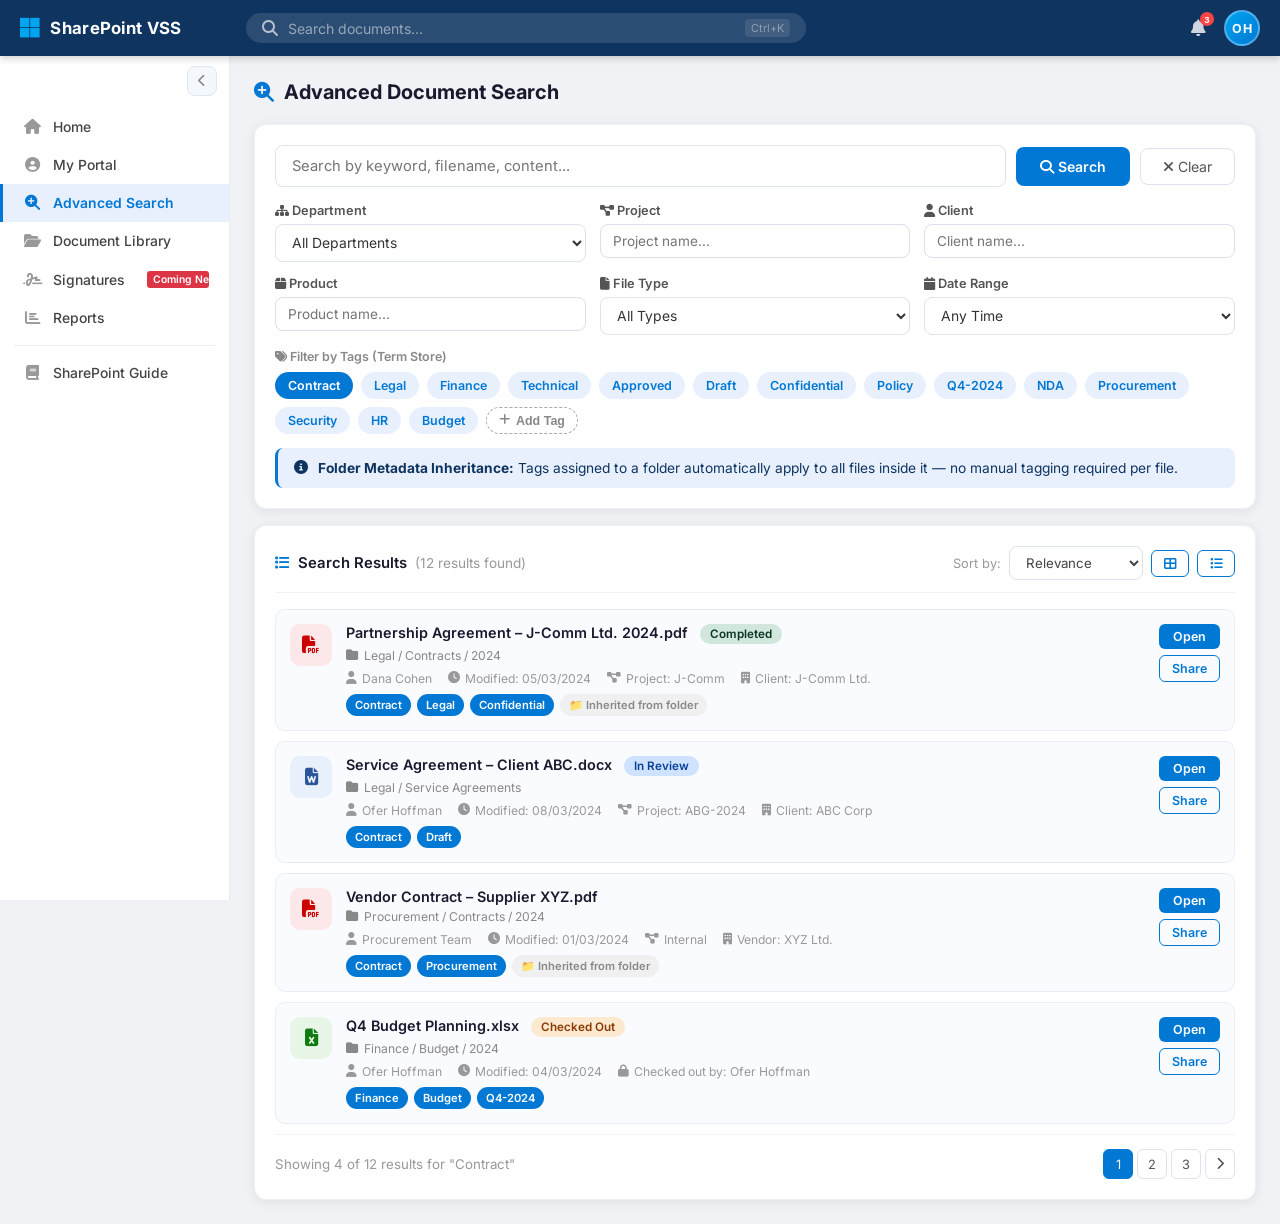
<file: search.html>
<!DOCTYPE html>
<html lang="en" dir="ltr">
<head>
<meta charset="UTF-8">
<meta name="viewport" content="width=device-width, initial-scale=1.0">
<title>Advanced Search – DMS</title>
<link href="https://fonts.googleapis.com/css2?family=Inter:wght@300;400;500;600;700&display=swap" rel="stylesheet">
<link rel="stylesheet" href="https://cdn.jsdelivr.net/npm/@fortawesome/fontawesome-free@6.4.0/css/all.min.css">
<link rel="stylesheet" href="css/style.css">
</head>
<body>
<nav class="topnav">
  <div class="topnav-inner">
    <div class="topnav-logo"><i class="fab fa-microsoft"></i><span>SharePoint VSS</span></div>
    <div class="topnav-search">
      <i class="fas fa-search"></i>
      <input type="text" placeholder="Search documents..." id="globalSearch" autocomplete="off">
      <span class="search-shortcut">Ctrl+K</span>
    </div>
    <div class="topnav-actions">
      <button class="nav-icon-btn"><i class="fas fa-bell"></i><span class="badge">3</span></button>
      <div class="user-avatar">OH</div>
    </div>
  </div>
</nav>
<div class="layout">
  <aside class="sidebar" id="sidebar">
    <div class="sidebar-toggle">
      <button class="toggle-btn" id="sidebarToggle" title="Collapse / Expand"><i class="fas fa-chevron-left"></i></button>
    </div>
    <nav class="sidebar-nav">
      <a href="index.html" class="nav-item" data-label="Home"><i class="fas fa-home"></i><span>Home</span></a>
      <a href="portal.html" class="nav-item" data-label="My Portal"><i class="fas fa-user-circle"></i><span>My Portal</span></a>
      <a href="search.html" class="nav-item active" data-label="Advanced Search"><i class="fas fa-search-plus"></i><span>Advanced Search</span></a>
      <a href="library.html" class="nav-item" data-label="Document Library"><i class="fas fa-folder-open"></i><span>Document Library</span></a>
      <a href="workflow.html" class="nav-item" data-label="Signatures & Approvals"><i class="fas fa-signature"></i><span>Signatures & Approvals</span><span style="margin-left:8px;padding:2px 6px;background:#dc3545;color:white;font-size:0.65rem;border-radius:3px;font-weight:600">Coming Next Version</span></a>
      <a href="reports.html" class="nav-item" data-label="Reports"><i class="fas fa-chart-bar"></i><span>Reports</span></a>
      <div class="nav-divider"></div>
      <a href="guide.html" class="nav-item" data-label="SharePoint Guide"><i class="fas fa-book"></i><span>SharePoint Guide</span></a>
    </nav>
  </aside>
  <main class="main-content" id="mainContent">

    <div class="page-header">
      <h2><i class="fas fa-search-plus" style="color:var(--accent)"></i> Advanced Document Search</h2>
    </div>

    <!-- Search Panel -->
    <div class="search-panel">
      <div class="search-main">
        <input type="text" id="searchInput" placeholder='Search by keyword, filename, content...' value="">
        <button class="btn-primary" style="padding:11px 24px" onclick="runSearch()"><i class="fas fa-search"></i> Search</button>
        <button class="btn-cancel" onclick="clearSearch()"><i class="fas fa-times"></i> Clear</button>
      </div>

      <!-- Metadata Filters -->
      <div class="filter-grid">
        <div class="form-group" style="margin:0">
          <label><i class="fas fa-sitemap"></i> Department</label>
          <select class="filter-select" style="width:100%">
            <option value="">All Departments</option>
            <option>Engineering</option><option>Finance</option><option>Legal</option>
            <option>Marketing</option><option>IT</option><option>HR</option><option>Procurement</option>
          </select>
        </div>
        <div class="form-group" style="margin:0">
          <label><i class="fas fa-project-diagram"></i> Project</label>
          <input type="text" placeholder="Project name..." style="padding:8px 12px;border:1.5px solid #dde;border-radius:8px;font-family:Inter;font-size:0.85rem;width:100%">
        </div>
        <div class="form-group" style="margin:0">
          <label><i class="fas fa-user"></i> Client</label>
          <input type="text" placeholder="Client name..." style="padding:8px 12px;border:1.5px solid #dde;border-radius:8px;font-family:Inter;font-size:0.85rem;width:100%">
        </div>
        <div class="form-group" style="margin:0">
          <label><i class="fas fa-box"></i> Product</label>
          <input type="text" placeholder="Product name..." style="padding:8px 12px;border:1.5px solid #dde;border-radius:8px;font-family:Inter;font-size:0.85rem;width:100%">
        </div>
        <div class="form-group" style="margin:0">
          <label><i class="fas fa-file"></i> File Type</label>
          <select class="filter-select" style="width:100%">
            <option value="">All Types</option>
            <option>PDF</option><option>Word (.docx)</option><option>Excel (.xlsx)</option>
            <option>PowerPoint (.pptx)</option><option>Image</option>
          </select>
        </div>
        <div class="form-group" style="margin:0">
          <label><i class="fas fa-calendar"></i> Date Range</label>
          <select class="filter-select" style="width:100%">
            <option>Any Time</option>
            <option>Last 7 Days</option><option>Last Month</option>
            <option>Last 3 Months</option><option>Last Year</option>
          </select>
        </div>
      </div>

      <!-- Tag Cloud -->
      <div style="margin-top:14px">
        <label style="font-size:0.78rem;font-weight:600;color:#888;display:block;margin-bottom:8px"><i class="fas fa-tags"></i> Filter by Tags (Term Store)</label>
        <div class="tag-cloud">
          <span class="tag active" onclick="toggleTag(this)">Contract</span>
          <span class="tag" onclick="toggleTag(this)">Legal</span>
          <span class="tag" onclick="toggleTag(this)">Finance</span>
          <span class="tag" onclick="toggleTag(this)">Technical</span>
          <span class="tag" onclick="toggleTag(this)">Approved</span>
          <span class="tag" onclick="toggleTag(this)">Draft</span>
          <span class="tag" onclick="toggleTag(this)">Confidential</span>
          <span class="tag" onclick="toggleTag(this)">Policy</span>
          <span class="tag" onclick="toggleTag(this)">Q4-2024</span>
          <span class="tag" onclick="toggleTag(this)">NDA</span>
          <span class="tag" onclick="toggleTag(this)">Procurement</span>
          <span class="tag" onclick="toggleTag(this)">Security</span>
          <span class="tag" onclick="toggleTag(this)">HR</span>
          <span class="tag" onclick="toggleTag(this)">Budget</span>
          <button class="tag" style="border:1.5px dashed #aaa;background:white;color:#888" onclick="showModal('addTagModal')"><i class="fas fa-plus"></i> Add Tag</button>
        </div>
      </div>

      <div class="alert alert-info" style="margin-top:14px;margin-bottom:0">
        <i class="fas fa-info-circle"></i>
        <span><strong>Folder Metadata Inheritance:</strong> Tags assigned to a folder automatically apply to all files inside it — no manual tagging required per file.</span>
      </div>
    </div>

    <!-- Results -->
    <div class="card">
      <div class="card-header">
        <h3><i class="fas fa-list"></i> Search Results <span style="font-weight:400;color:#999;font-size:0.85rem">(12 results found)</span></h3>
        <div style="display:flex;gap:8px;align-items:center">
          <span style="font-size:0.8rem;color:#999">Sort by:</span>
          <select class="filter-select"><option>Relevance</option><option>Date Modified</option><option>Name</option><option>Department</option></select>
          <button class="tbl-btn outline"><i class="fas fa-th-large"></i></button>
          <button class="tbl-btn outline"><i class="fas fa-list"></i></button>
        </div>
      </div>
      <div class="search-results" id="searchResults">
        <!-- Result cards -->
        <div class="result-card">
          <div class="result-icon pdf"><i class="fas fa-file-pdf"></i></div>
          <div class="result-body">
            <div class="result-name">Partnership Agreement – J-Comm Ltd. 2024.pdf <span class="status-badge signed" style="margin-left:8px">Completed</span></div>
            <div class="result-path"><i class="fas fa-folder"></i> Legal / Contracts / 2024</div>
            <div class="result-meta">
              <span><i class="fas fa-user"></i> Dana Cohen</span>
              <span><i class="fas fa-clock"></i> Modified: 05/03/2024</span>
              <span><i class="fas fa-project-diagram"></i> Project: J-Comm</span>
              <span><i class="fas fa-building"></i> Client: J-Comm Ltd.</span>
            </div>
            <div class="result-tags">
              <span class="tag active" style="padding:3px 8px;font-size:0.7rem">Contract</span>
              <span class="tag active" style="padding:3px 8px;font-size:0.7rem">Legal</span>
              <span class="tag active" style="padding:3px 8px;font-size:0.7rem">Confidential</span>
              <span class="tag" style="padding:3px 8px;font-size:0.7rem;background:#f0f0f0;color:#888">📁 Inherited from folder</span>
            </div>
          </div>
          <div style="display:flex;flex-direction:column;gap:6px">
            <button class="tbl-btn">Open</button>
            <button class="tbl-btn outline">Share</button>
          </div>
        </div>
        <div class="result-card">
          <div class="result-icon word"><i class="fas fa-file-word"></i></div>
          <div class="result-body">
            <div class="result-name">Service Agreement – Client ABC.docx <span class="status-badge inprogress" style="margin-left:8px">In Review</span></div>
            <div class="result-path"><i class="fas fa-folder"></i> Legal / Service Agreements</div>
            <div class="result-meta">
              <span><i class="fas fa-user"></i> Ofer Hoffman</span>
              <span><i class="fas fa-clock"></i> Modified: 08/03/2024</span>
              <span><i class="fas fa-project-diagram"></i> Project: ABG-2024</span>
              <span><i class="fas fa-building"></i> Client: ABC Corp</span>
            </div>
            <div class="result-tags">
              <span class="tag active" style="padding:3px 8px;font-size:0.7rem">Contract</span>
              <span class="tag active" style="padding:3px 8px;font-size:0.7rem">Draft</span>
            </div>
          </div>
          <div style="display:flex;flex-direction:column;gap:6px">
            <button class="tbl-btn">Open</button>
            <button class="tbl-btn outline">Share</button>
          </div>
        </div>
        <div class="result-card">
          <div class="result-icon pdf"><i class="fas fa-file-pdf"></i></div>
          <div class="result-body">
            <div class="result-name">Vendor Contract – Supplier XYZ.pdf</div>
            <div class="result-path"><i class="fas fa-folder"></i> Procurement / Contracts / 2024</div>
            <div class="result-meta">
              <span><i class="fas fa-user"></i> Procurement Team</span>
              <span><i class="fas fa-clock"></i> Modified: 01/03/2024</span>
              <span><i class="fas fa-project-diagram"></i> Internal</span>
              <span><i class="fas fa-building"></i> Vendor: XYZ Ltd.</span>
            </div>
            <div class="result-tags">
              <span class="tag active" style="padding:3px 8px;font-size:0.7rem">Contract</span>
              <span class="tag active" style="padding:3px 8px;font-size:0.7rem">Procurement</span>
              <span class="tag" style="padding:3px 8px;font-size:0.7rem;background:#f0f0f0;color:#888">📁 Inherited from folder</span>
            </div>
          </div>
          <div style="display:flex;flex-direction:column;gap:6px">
            <button class="tbl-btn">Open</button>
            <button class="tbl-btn outline">Share</button>
          </div>
        </div>
        <div class="result-card">
          <div class="result-icon excel"><i class="fas fa-file-excel"></i></div>
          <div class="result-body">
            <div class="result-name">Q4 Budget Planning.xlsx <span class="status-badge checkout" style="margin-left:8px">Checked Out</span></div>
            <div class="result-path"><i class="fas fa-folder"></i> Finance / Budget / 2024</div>
            <div class="result-meta">
              <span><i class="fas fa-user"></i> Ofer Hoffman</span>
              <span><i class="fas fa-clock"></i> Modified: 04/03/2024</span>
              <span><i class="fas fa-lock"></i> Checked out by: Ofer Hoffman</span>
            </div>
            <div class="result-tags">
              <span class="tag active" style="padding:3px 8px;font-size:0.7rem">Finance</span>
              <span class="tag active" style="padding:3px 8px;font-size:0.7rem">Budget</span>
              <span class="tag active" style="padding:3px 8px;font-size:0.7rem">Q4-2024</span>
            </div>
          </div>
          <div style="display:flex;flex-direction:column;gap:6px">
            <button class="tbl-btn">Open</button>
            <button class="tbl-btn outline">Share</button>
          </div>
        </div>
      </div>
      <div class="table-footer">
        <small style="color:#999">Showing 4 of 12 results for "Contract"</small>
        <div class="pagination">
          <button class="page-btn active">1</button>
          <button class="page-btn">2</button>
          <button class="page-btn">3</button>
          <button class="page-btn"><i class="fas fa-chevron-right"></i></button>
        </div>
      </div>
    </div>

  </main>
</div>

<!-- Add Tag Modal -->
<div class="modal-overlay" id="addTagModal" onclick="closeModal('addTagModal')">
  <div class="modal" onclick="event.stopPropagation()">
    <div class="modal-header">
      <h3><i class="fas fa-tag"></i> Add New Tag – Term Store</h3>
      <button onclick="closeModal('addTagModal')"><i class="fas fa-times"></i></button>
    </div>
    <div class="modal-body">
      <div class="alert alert-info" style="margin-bottom:14px">
        <i class="fas fa-info-circle"></i>
        Tags are managed via <strong>SharePoint Term Store</strong>. New tags must be approved by a Term Store Administrator.
      </div>
      <div class="form-group">
        <label>Tag Name</label>
        <input type="text" placeholder="Enter new tag name...">
      </div>
      <div class="form-group">
        <label>Term Group</label>
        <select><option>Document Types</option><option>Departments</option><option>Projects</option><option>Status</option><option>Clients</option></select>
      </div>
      <div class="form-group">
        <label>Description</label>
        <textarea placeholder="Describe when this tag should be used..."></textarea>
      </div>
    </div>
    <div class="modal-footer">
      <button class="btn-cancel" onclick="closeModal('addTagModal')">Cancel</button>
      <button class="btn-primary" onclick="closeModal('addTagModal');showToast('Tag submitted for admin approval','info')">Submit Request</button>
    </div>
  </div>
</div>

<style>
.filter-grid { display: grid; grid-template-columns: repeat(3, 1fr); gap: 14px; }
.result-card {
  display: flex; align-items: flex-start; gap: 14px;
  padding: 14px;
  border-radius: 10px;
  border: 1px solid #e8edf8;
  margin-bottom: 10px;
  background: #fafbff;
  transition: box-shadow 0.2s;
}
.result-card:hover { box-shadow: 0 4px 16px rgba(0,0,0,0.08); }
.result-icon {
  width: 42px; height: 42px;
  border-radius: 10px;
  display: flex; align-items: center; justify-content: center;
  font-size: 1.1rem;
  flex-shrink: 0;
}
.result-icon.pdf { background: #fce8e8; color: #cc0000; }
.result-icon.word { background: #e8f0fc; color: #2b579a; }
.result-icon.excel { background: #e8f6e8; color: #107c10; }
.result-body { flex: 1; }
.result-name { font-size: 0.9rem; font-weight: 600; color: #1a1a2e; margin-bottom: 4px; }
.result-path { font-size: 0.76rem; color: #888; margin-bottom: 8px; display: flex; align-items: center; gap: 6px; }
.result-meta { display: flex; gap: 16px; flex-wrap: wrap; font-size: 0.76rem; color: #999; margin-bottom: 8px; }
.result-meta span { display: flex; align-items: center; gap: 5px; }
.result-tags { display: flex; gap: 6px; flex-wrap: wrap; }
@media (max-width: 700px) { .filter-grid { grid-template-columns: 1fr 1fr; } }
</style>

<script src="js/main.js"></script>
<script>
function toggleTag(el) {
  el.classList.toggle('active');
}
function runSearch() {
  showToast('Searching documents...', 'info');
}
function clearSearch() {
  document.getElementById('searchInput').value = '';
  document.querySelectorAll('.tag.active').forEach(t => t.classList.remove('active'));
}
// Pre-fill search from URL params
const urlParams = new URLSearchParams(window.location.search);
const q = urlParams.get('q');
if (q) document.getElementById('searchInput').value = q;
</script>
</body>
</html>
</file>
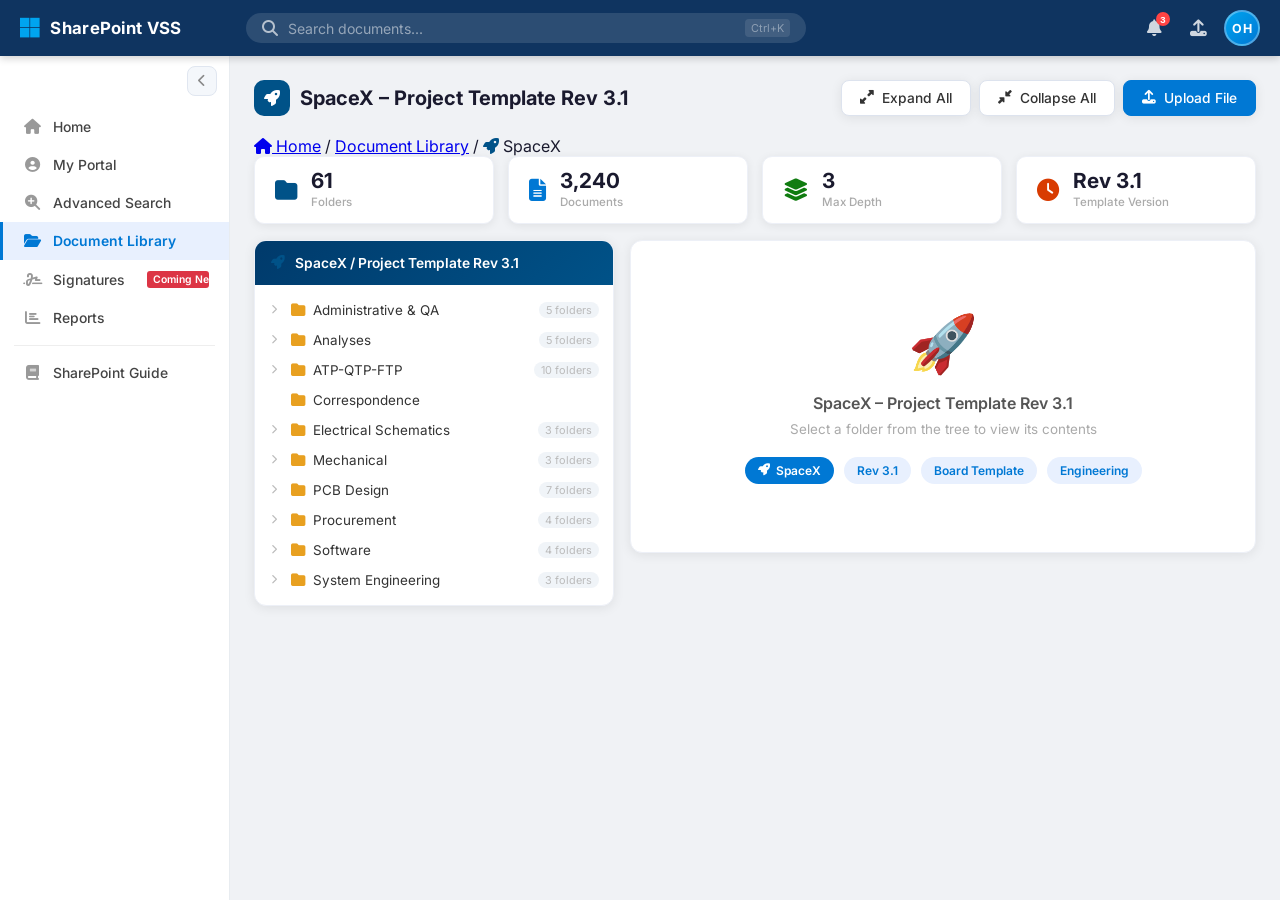
<file: spacex.html>
<!DOCTYPE html>
<html lang="en" dir="ltr">
<head>
<meta charset="UTF-8">
<meta name="viewport" content="width=device-width, initial-scale=1.0">
<title>SpaceX Project – Document Library | SharePoint VSS</title>
<link href="https://fonts.googleapis.com/css2?family=Inter:wght@300;400;500;600;700&display=swap" rel="stylesheet">
<link rel="stylesheet" href="https://cdn.jsdelivr.net/npm/@fortawesome/fontawesome-free@6.4.0/css/all.min.css">
<link rel="stylesheet" href="css/style.css">
</head>
<body>

<nav class="topnav">
  <div class="topnav-inner">
    <div class="topnav-logo"><i class="fab fa-microsoft"></i><span>SharePoint VSS</span></div>
    <div class="topnav-search">
      <i class="fas fa-search"></i>
      <input type="text" placeholder="Search documents..." id="globalSearch" autocomplete="off">
      <span class="search-shortcut">Ctrl+K</span>
    </div>
    <div class="topnav-actions">
      <button class="nav-icon-btn"><i class="fas fa-bell"></i><span class="badge">3</span></button>
      <button class="nav-icon-btn" onclick="showModal('uploadModal')"><i class="fas fa-upload"></i></button>
      <div class="user-avatar">OH</div>
    </div>
  </div>
</nav>

<div class="layout">
  <aside class="sidebar" id="sidebar">
    <div class="sidebar-toggle">
      <button class="toggle-btn" id="sidebarToggle" title="Collapse / Expand"><i class="fas fa-chevron-left"></i></button>
    </div>
    <nav class="sidebar-nav">
      <a href="index.html" class="nav-item" data-label="Home"><i class="fas fa-home"></i><span>Home</span></a>
      <a href="portal.html" class="nav-item" data-label="My Portal"><i class="fas fa-user-circle"></i><span>My Portal</span></a>
      <a href="search.html" class="nav-item" data-label="Advanced Search"><i class="fas fa-search-plus"></i><span>Advanced Search</span></a>
      <a href="library.html" class="nav-item active" data-label="Document Library"><i class="fas fa-folder-open"></i><span>Document Library</span></a>
      <a href="workflow.html" class="nav-item" data-label="Signatures & Approvals"><i class="fas fa-signature"></i><span>Signatures & Approvals</span><span style="margin-left:8px;padding:2px 6px;background:#dc3545;color:white;font-size:0.65rem;border-radius:3px;font-weight:600">Coming Next Version</span></a>
      <a href="reports.html" class="nav-item" data-label="Reports"><i class="fas fa-chart-bar"></i><span>Reports</span></a>
      <div class="nav-divider"></div>
      <a href="guide.html" class="nav-item" data-label="SharePoint Guide"><i class="fas fa-book"></i><span>SharePoint Guide</span></a>
    </nav>
  </aside>

  <main class="main-content" id="mainContent">

    <!-- Page Header -->
    <div class="page-header">
      <h2>
        <div class="project-badge" style="background:#005288"><i class="fas fa-rocket"></i></div>
        SpaceX – Project Template Rev 3.1
      </h2>
      <div style="display:flex;gap:8px;flex-wrap:wrap">
        <button class="qa-btn" onclick="expandAll()"><i class="fas fa-expand-alt"></i> Expand All</button>
        <button class="qa-btn" onclick="collapseAll()"><i class="fas fa-compress-alt"></i> Collapse All</button>
        <button class="qa-btn primary" onclick="showModal('uploadModal')"><i class="fas fa-upload"></i> Upload File</button>
      </div>
    </div>

    <!-- Breadcrumb -->
    <div class="breadcrumb">
      <a href="index.html"><i class="fas fa-home"></i> Home</a>
      <span>/</span>
      <a href="library.html">Document Library</a>
      <span>/</span>
      <span class="current"><i class="fas fa-rocket" style="color:#005288"></i> SpaceX</span>
    </div>

    <!-- Stats Row -->
    <div class="spacex-stats">
      <div class="sx-stat">
        <i class="fas fa-folder" style="color:#005288"></i>
        <div><strong id="folderCount">0</strong><span>Folders</span></div>
      </div>
      <div class="sx-stat">
        <i class="fas fa-file-alt" style="color:#0078d4"></i>
        <div><strong>3,240</strong><span>Documents</span></div>
      </div>
      <div class="sx-stat">
        <i class="fas fa-layer-group" style="color:#107c10"></i>
        <div><strong id="depthCount">0</strong><span>Max Depth</span></div>
      </div>
      <div class="sx-stat">
        <i class="fas fa-clock" style="color:#d83b01"></i>
        <div><strong>Rev 3.1</strong><span>Template Version</span></div>
      </div>
    </div>

    <!-- Two Column Layout -->
    <div style="display:grid;grid-template-columns:360px 1fr;gap:16px;align-items:start">

      <!-- Folder Tree -->
      <div class="card" style="padding:0;overflow:hidden">
        <div class="tree-header">
          <i class="fas fa-rocket" style="color:#005288"></i>
          <span>SpaceX / Project Template Rev 3.1</span>
        </div>
        <div class="folder-tree-wrap" id="folderTree">

          <!-- ROOT -->
          <div class="tree-root">

            <!-- 1. Administrative & QA -->
            <div class="tf-folder" data-depth="1">
              <div class="tf-row" onclick="toggleFolder(this)">
                <i class="tf-arrow fas fa-chevron-right"></i>
                <i class="tf-icon fas fa-folder" style="color:#e8a020"></i>
                <span class="tf-name">Administrative &amp; QA</span>
                <span class="tf-count">5 folders</span>
              </div>
              <div class="tf-children">
                <div class="tf-folder" data-depth="2">
                  <div class="tf-row leaf" onclick="selectFolder(this,'DAL')">
                    <i class="tf-spacer"></i>
                    <i class="tf-icon fas fa-folder" style="color:#e8a020"></i>
                    <span class="tf-name">DAL</span>
                  </div>
                </div>
                <div class="tf-folder" data-depth="2">
                  <div class="tf-row" onclick="toggleFolder(this)">
                    <i class="tf-arrow fas fa-chevron-right"></i>
                    <i class="tf-icon fas fa-folder" style="color:#e8a020"></i>
                    <span class="tf-name">Design Reviews</span>
                    <span class="tf-count">2 folders</span>
                  </div>
                  <div class="tf-children">
                    <div class="tf-folder" data-depth="3">
                      <div class="tf-row leaf" onclick="selectFolder(this,'competitor\'s Data Sheet')">
                        <i class="tf-spacer"></i>
                        <i class="tf-icon fas fa-folder" style="color:#e8a020"></i>
                        <span class="tf-name">Competitor's Data Sheet</span>
                      </div>
                    </div>
                    <div class="tf-folder" data-depth="3">
                      <div class="tf-row leaf" onclick="selectFolder(this,'Presentation')">
                        <i class="tf-spacer"></i>
                        <i class="tf-icon fas fa-folder" style="color:#e8a020"></i>
                        <span class="tf-name">Presentation</span>
                      </div>
                    </div>
                  </div>
                </div>
                <div class="tf-folder" data-depth="2">
                  <div class="tf-row leaf" onclick="selectFolder(this,'Minutes of Meeting')">
                    <i class="tf-spacer"></i>
                    <i class="tf-icon fas fa-folder" style="color:#e8a020"></i>
                    <span class="tf-name">Minutes of Meeting</span>
                  </div>
                </div>
                <div class="tf-folder" data-depth="2">
                  <div class="tf-row" onclick="toggleFolder(this)">
                    <i class="tf-arrow fas fa-chevron-right"></i>
                    <i class="tf-icon fas fa-folder" style="color:#e8a020"></i>
                    <span class="tf-name">Specifications</span>
                    <span class="tf-count">6 folders</span>
                  </div>
                  <div class="tf-children">
                    <div class="tf-folder" data-depth="3">
                      <div class="tf-row leaf" onclick="selectFolder(this,'Hardware Specifications')">
                        <i class="tf-spacer"></i><i class="tf-icon fas fa-folder" style="color:#e8a020"></i>
                        <span class="tf-name">Hardware Specifications</span>
                      </div>
                    </div>
                    <div class="tf-folder" data-depth="3">
                      <div class="tf-row leaf" onclick="selectFolder(this,'High Level Requirements')">
                        <i class="tf-spacer"></i><i class="tf-icon fas fa-folder" style="color:#e8a020"></i>
                        <span class="tf-name">High Level Requirements</span>
                      </div>
                    </div>
                    <div class="tf-folder" data-depth="3">
                      <div class="tf-row leaf" onclick="selectFolder(this,'PLD Specifications')">
                        <i class="tf-spacer"></i><i class="tf-icon fas fa-folder" style="color:#e8a020"></i>
                        <span class="tf-name">PLD Specifications</span>
                      </div>
                    </div>
                    <div class="tf-folder" data-depth="3">
                      <div class="tf-row leaf" onclick="selectFolder(this,'Software Specifications')">
                        <i class="tf-spacer"></i><i class="tf-icon fas fa-folder" style="color:#e8a020"></i>
                        <span class="tf-name">Software Specifications</span>
                      </div>
                    </div>
                    <div class="tf-folder" data-depth="3">
                      <div class="tf-row leaf" onclick="selectFolder(this,'Test Specifications')">
                        <i class="tf-spacer"></i><i class="tf-icon fas fa-folder" style="color:#e8a020"></i>
                        <span class="tf-name">Test Specifications</span>
                      </div>
                    </div>
                  </div>
                </div>
              </div>
            </div>

            <!-- 2. Analyses -->
            <div class="tf-folder" data-depth="1">
              <div class="tf-row" onclick="toggleFolder(this)">
                <i class="tf-arrow fas fa-chevron-right"></i>
                <i class="tf-icon fas fa-folder" style="color:#e8a020"></i>
                <span class="tf-name">Analyses</span>
                <span class="tf-count">5 folders</span>
              </div>
              <div class="tf-children">
                <div class="tf-folder" data-depth="2"><div class="tf-row leaf" onclick="selectFolder(this,'Mechanical')"><i class="tf-spacer"></i><i class="tf-icon fas fa-folder" style="color:#e8a020"></i><span class="tf-name">Mechanical</span></div></div>
                <div class="tf-folder" data-depth="2"><div class="tf-row leaf" onclick="selectFolder(this,'Reliability')"><i class="tf-spacer"></i><i class="tf-icon fas fa-folder" style="color:#e8a020"></i><span class="tf-name">Reliability</span></div></div>
                <div class="tf-folder" data-depth="2"><div class="tf-row leaf" onclick="selectFolder(this,'Signal Integrity')"><i class="tf-spacer"></i><i class="tf-icon fas fa-folder" style="color:#e8a020"></i><span class="tf-name">Signal Integrity</span></div></div>
                <div class="tf-folder" data-depth="2"><div class="tf-row leaf" onclick="selectFolder(this,'Testability')"><i class="tf-spacer"></i><i class="tf-icon fas fa-folder" style="color:#e8a020"></i><span class="tf-name">Testability</span></div></div>
                <div class="tf-folder" data-depth="2"><div class="tf-row leaf" onclick="selectFolder(this,'Thermal')"><i class="tf-spacer"></i><i class="tf-icon fas fa-folder" style="color:#e8a020"></i><span class="tf-name">Thermal</span></div></div>
              </div>
            </div>

            <!-- 3. ATP-QTP-FTP -->
            <div class="tf-folder" data-depth="1">
              <div class="tf-row" onclick="toggleFolder(this)">
                <i class="tf-arrow fas fa-chevron-right"></i>
                <i class="tf-icon fas fa-folder" style="color:#e8a020"></i>
                <span class="tf-name">ATP-QTP-FTP</span>
                <span class="tf-count">10 folders</span>
              </div>
              <div class="tf-children">
                <div class="tf-folder" data-depth="2"><div class="tf-row leaf" onclick="selectFolder(this,'ATP')"><i class="tf-spacer"></i><i class="tf-icon fas fa-folder" style="color:#e8a020"></i><span class="tf-name">ATP</span></div></div>
                <div class="tf-folder" data-depth="2"><div class="tf-row leaf" onclick="selectFolder(this,'ATP Scripts')"><i class="tf-spacer"></i><i class="tf-icon fas fa-folder" style="color:#e8a020"></i><span class="tf-name">ATP Scripts</span></div></div>
                <div class="tf-folder" data-depth="2"><div class="tf-row leaf" onclick="selectFolder(this,'Boundary Scan')"><i class="tf-spacer"></i><i class="tf-icon fas fa-folder" style="color:#e8a020"></i><span class="tf-name">Boundary Scan</span></div></div>
                <div class="tf-folder" data-depth="2"><div class="tf-row leaf" onclick="selectFolder(this,'EQTP')"><i class="tf-spacer"></i><i class="tf-icon fas fa-folder" style="color:#e8a020"></i><span class="tf-name">EQTP</span></div></div>
                <div class="tf-folder" data-depth="2"><div class="tf-row leaf" onclick="selectFolder(this,'ESS')"><i class="tf-spacer"></i><i class="tf-icon fas fa-folder" style="color:#e8a020"></i><span class="tf-name">ESS</span></div></div>
                <div class="tf-folder" data-depth="2"><div class="tf-row leaf" onclick="selectFolder(this,'PDV')"><i class="tf-spacer"></i><i class="tf-icon fas fa-folder" style="color:#e8a020"></i><span class="tf-name">PDV</span></div></div>
                <div class="tf-folder" data-depth="2"><div class="tf-row leaf" onclick="selectFolder(this,'QTP')"><i class="tf-spacer"></i><i class="tf-icon fas fa-folder" style="color:#e8a020"></i><span class="tf-name">QTP</span></div></div>
                <div class="tf-folder" data-depth="2"><div class="tf-row leaf" onclick="selectFolder(this,'STD')"><i class="tf-spacer"></i><i class="tf-icon fas fa-folder" style="color:#e8a020"></i><span class="tf-name">STD</span></div></div>
                <div class="tf-folder" data-depth="2"><div class="tf-row leaf" onclick="selectFolder(this,'Test Cables')"><i class="tf-spacer"></i><i class="tf-icon fas fa-folder" style="color:#e8a020"></i><span class="tf-name">Test Cables</span></div></div>
              </div>
            </div>

            <!-- 4. Correspondence -->
            <div class="tf-folder" data-depth="1">
              <div class="tf-row leaf" onclick="selectFolder(this,'Correspondence')">
                <i class="tf-spacer"></i>
                <i class="tf-icon fas fa-folder" style="color:#e8a020"></i>
                <span class="tf-name">Correspondence</span>
              </div>
            </div>

            <!-- 5. Electrical Schematics -->
            <div class="tf-folder" data-depth="1">
              <div class="tf-row" onclick="toggleFolder(this)">
                <i class="tf-arrow fas fa-chevron-right"></i>
                <i class="tf-icon fas fa-folder" style="color:#e8a020"></i>
                <span class="tf-name">Electrical Schematics</span>
                <span class="tf-count">3 folders</span>
              </div>
              <div class="tf-children">
                <div class="tf-folder" data-depth="2"><div class="tf-row leaf" onclick="selectFolder(this,'Design Checklist')"><i class="tf-spacer"></i><i class="tf-icon fas fa-folder" style="color:#e8a020"></i><span class="tf-name">Design Checklist</span></div></div>
                <div class="tf-folder" data-depth="2"><div class="tf-row leaf" onclick="selectFolder(this,'Netlist')"><i class="tf-spacer"></i><i class="tf-icon fas fa-folder" style="color:#e8a020"></i><span class="tf-name">Netlist</span></div></div>
                <div class="tf-folder" data-depth="2"><div class="tf-row leaf" onclick="selectFolder(this,'Rename')"><i class="tf-spacer"></i><i class="tf-icon fas fa-folder" style="color:#e8a020"></i><span class="tf-name">Rename</span></div></div>
              </div>
            </div>

            <!-- 6. Mechanical -->
            <div class="tf-folder" data-depth="1">
              <div class="tf-row" onclick="toggleFolder(this)">
                <i class="tf-arrow fas fa-chevron-right"></i>
                <i class="tf-icon fas fa-folder" style="color:#e8a020"></i>
                <span class="tf-name">Mechanical</span>
                <span class="tf-count">3 folders</span>
              </div>
              <div class="tf-children">
                <div class="tf-folder" data-depth="2"><div class="tf-row leaf" onclick="selectFolder(this,'3D Model')"><i class="tf-spacer"></i><i class="tf-icon fas fa-folder" style="color:#e8a020"></i><span class="tf-name">3D Model</span></div></div>
                <div class="tf-folder" data-depth="2"><div class="tf-row leaf" onclick="selectFolder(this,'Drawings')"><i class="tf-spacer"></i><i class="tf-icon fas fa-folder" style="color:#e8a020"></i><span class="tf-name">Drawings</span></div></div>
                <div class="tf-folder" data-depth="2"><div class="tf-row leaf" onclick="selectFolder(this,'Outline')"><i class="tf-spacer"></i><i class="tf-icon fas fa-folder" style="color:#e8a020"></i><span class="tf-name">Outline</span></div></div>
              </div>
            </div>

            <!-- 7. PCB Design -->
            <div class="tf-folder" data-depth="1">
              <div class="tf-row" onclick="toggleFolder(this)">
                <i class="tf-arrow fas fa-chevron-right"></i>
                <i class="tf-icon fas fa-folder" style="color:#e8a020"></i>
                <span class="tf-name">PCB Design</span>
                <span class="tf-count">7 folders</span>
              </div>
              <div class="tf-children">
                <div class="tf-folder" data-depth="2"><div class="tf-row leaf" onclick="selectFolder(this,'Constraint Files')"><i class="tf-spacer"></i><i class="tf-icon fas fa-folder" style="color:#e8a020"></i><span class="tf-name">Constraint Files</span></div></div>
                <div class="tf-folder" data-depth="2"><div class="tf-row leaf" onclick="selectFolder(this,'Fabrication')"><i class="tf-spacer"></i><i class="tf-icon fas fa-folder" style="color:#e8a020"></i><span class="tf-name">Fabrication</span></div></div>
                <div class="tf-folder" data-depth="2">
                  <div class="tf-row" onclick="toggleFolder(this)">
                    <i class="tf-arrow fas fa-chevron-right"></i>
                    <i class="tf-icon fas fa-folder" style="color:#e8a020"></i>
                    <span class="tf-name">Gerber</span>
                    <span class="tf-count">2 folders</span>
                  </div>
                  <div class="tf-children">
                    <div class="tf-folder" data-depth="3"><div class="tf-row leaf" onclick="selectFolder(this,'Assembly Drawing')"><i class="tf-spacer"></i><i class="tf-icon fas fa-folder" style="color:#e8a020"></i><span class="tf-name">Assembly Drawing</span></div></div>
                    <div class="tf-folder" data-depth="3"><div class="tf-row leaf" onclick="selectFolder(this,'Gerber Files')"><i class="tf-spacer"></i><i class="tf-icon fas fa-folder" style="color:#e8a020"></i><span class="tf-name">Gerber Files</span></div></div>
                  </div>
                </div>
                <div class="tf-folder" data-depth="2"><div class="tf-row leaf" onclick="selectFolder(this,'Layout')"><i class="tf-spacer"></i><i class="tf-icon fas fa-folder" style="color:#e8a020"></i><span class="tf-name">Layout</span></div></div>
                <div class="tf-folder" data-depth="2"><div class="tf-row leaf" onclick="selectFolder(this,'Libraries')"><i class="tf-spacer"></i><i class="tf-icon fas fa-folder" style="color:#e8a020"></i><span class="tf-name">Libraries</span></div></div>
                <div class="tf-folder" data-depth="2"><div class="tf-row leaf" onclick="selectFolder(this,'Pick and Place')"><i class="tf-spacer"></i><i class="tf-icon fas fa-folder" style="color:#e8a020"></i><span class="tf-name">Pick and Place</span></div></div>
                <div class="tf-folder" data-depth="2"><div class="tf-row leaf" onclick="selectFolder(this,'Symbols')"><i class="tf-spacer"></i><i class="tf-icon fas fa-folder" style="color:#e8a020"></i><span class="tf-name">Symbols</span></div></div>
              </div>
            </div>

            <!-- 8. Procurement -->
            <div class="tf-folder" data-depth="1">
              <div class="tf-row" onclick="toggleFolder(this)">
                <i class="tf-arrow fas fa-chevron-right"></i>
                <i class="tf-icon fas fa-folder" style="color:#e8a020"></i>
                <span class="tf-name">Procurement</span>
                <span class="tf-count">4 folders</span>
              </div>
              <div class="tf-children">
                <div class="tf-folder" data-depth="2"><div class="tf-row leaf" onclick="selectFolder(this,'BOM')"><i class="tf-spacer"></i><i class="tf-icon fas fa-folder" style="color:#e8a020"></i><span class="tf-name">BOM</span></div></div>
                <div class="tf-folder" data-depth="2"><div class="tf-row leaf" onclick="selectFolder(this,'Components Datasheets')"><i class="tf-spacer"></i><i class="tf-icon fas fa-folder" style="color:#e8a020"></i><span class="tf-name">Components Datasheets</span></div></div>
                <div class="tf-folder" data-depth="2"><div class="tf-row leaf" onclick="selectFolder(this,'Purchase Orders')"><i class="tf-spacer"></i><i class="tf-icon fas fa-folder" style="color:#e8a020"></i><span class="tf-name">Purchase Orders</span></div></div>
                <div class="tf-folder" data-depth="2"><div class="tf-row leaf" onclick="selectFolder(this,'Vendor Quotes')"><i class="tf-spacer"></i><i class="tf-icon fas fa-folder" style="color:#e8a020"></i><span class="tf-name">Vendor Quotes</span></div></div>
              </div>
            </div>

            <!-- 9. Software -->
            <div class="tf-folder" data-depth="1">
              <div class="tf-row" onclick="toggleFolder(this)">
                <i class="tf-arrow fas fa-chevron-right"></i>
                <i class="tf-icon fas fa-folder" style="color:#e8a020"></i>
                <span class="tf-name">Software</span>
                <span class="tf-count">4 folders</span>
              </div>
              <div class="tf-children">
                <div class="tf-folder" data-depth="2"><div class="tf-row leaf" onclick="selectFolder(this,'BIOS')"><i class="tf-spacer"></i><i class="tf-icon fas fa-folder" style="color:#e8a020"></i><span class="tf-name">BIOS</span></div></div>
                <div class="tf-folder" data-depth="2"><div class="tf-row leaf" onclick="selectFolder(this,'Drivers')"><i class="tf-spacer"></i><i class="tf-icon fas fa-folder" style="color:#e8a020"></i><span class="tf-name">Drivers</span></div></div>
                <div class="tf-folder" data-depth="2"><div class="tf-row leaf" onclick="selectFolder(this,'Firmware')"><i class="tf-spacer"></i><i class="tf-icon fas fa-folder" style="color:#e8a020"></i><span class="tf-name">Firmware</span></div></div>
                <div class="tf-folder" data-depth="2"><div class="tf-row leaf" onclick="selectFolder(this,'Source Code')"><i class="tf-spacer"></i><i class="tf-icon fas fa-folder" style="color:#e8a020"></i><span class="tf-name">Source Code</span></div></div>
              </div>
            </div>

            <!-- 10. System Engineering -->
            <div class="tf-folder" data-depth="1">
              <div class="tf-row" onclick="toggleFolder(this)">
                <i class="tf-arrow fas fa-chevron-right"></i>
                <i class="tf-icon fas fa-folder" style="color:#e8a020"></i>
                <span class="tf-name">System Engineering</span>
                <span class="tf-count">3 folders</span>
              </div>
              <div class="tf-children">
                <div class="tf-folder" data-depth="2"><div class="tf-row leaf" onclick="selectFolder(this,'Architecture')"><i class="tf-spacer"></i><i class="tf-icon fas fa-folder" style="color:#e8a020"></i><span class="tf-name">Architecture</span></div></div>
                <div class="tf-folder" data-depth="2"><div class="tf-row leaf" onclick="selectFolder(this,'Interface Control')"><i class="tf-spacer"></i><i class="tf-icon fas fa-folder" style="color:#e8a020"></i><span class="tf-name">Interface Control</span></div></div>
                <div class="tf-folder" data-depth="2"><div class="tf-row leaf" onclick="selectFolder(this,'System Diagrams')"><i class="tf-spacer"></i><i class="tf-icon fas fa-folder" style="color:#e8a020"></i><span class="tf-name">System Diagrams</span></div></div>
              </div>
            </div>

          </div><!-- end tree-root -->
        </div><!-- end folder-tree-wrap -->
      </div><!-- end tree card -->

      <!-- Right Panel – Selected Folder Contents -->
      <div id="folderPanel">
        <div class="card" id="welcomePanel">
          <div style="text-align:center;padding:48px 20px;color:#aaa">
            <div style="font-size:3.5rem;margin-bottom:16px">🚀</div>
            <div style="font-size:1rem;font-weight:600;color:#555;margin-bottom:8px">SpaceX – Project Template Rev 3.1</div>
            <div style="font-size:0.84rem;color:#aaa">Select a folder from the tree to view its contents</div>
            <div style="display:flex;gap:10px;justify-content:center;margin-top:20px;flex-wrap:wrap">
              <span class="tag active" style="font-size:0.75rem"><i class="fas fa-rocket"></i> SpaceX</span>
              <span class="tag" style="font-size:0.75rem">Rev 3.1</span>
              <span class="tag" style="font-size:0.75rem">Board Template</span>
              <span class="tag" style="font-size:0.75rem">Engineering</span>
            </div>
          </div>
        </div>

        <div class="card" id="contentPanel" style="display:none">
          <div class="card-header">
            <h3 id="panelTitle"><i class="fas fa-folder-open" style="color:#e8a020"></i> <span id="panelFolderName">–</span></h3>
            <div style="display:flex;gap:8px">
              <button class="tbl-btn outline" onclick="showModal('uploadModal')"><i class="fas fa-upload"></i> Upload</button>
              <button class="tbl-btn outline" onclick="showModal('shareModal')"><i class="fas fa-share-alt"></i> Share</button>
            </div>
          </div>

          <!-- Folder path -->
          <div id="panelPath" style="font-size:0.76rem;color:#999;margin-bottom:14px;display:flex;align-items:center;gap:6px">
            <i class="fas fa-folder" style="color:#005288"></i>
            <span>SpaceX / Project Template Rev 3.1 / <strong id="panelPathText">–</strong></span>
          </div>

          <!-- Tag info -->
          <div class="alert alert-info" style="margin-bottom:14px">
            <i class="fas fa-tags"></i>
            <span>Folder tags: <strong>SpaceX</strong>, <strong id="panelTagFolder">–</strong> — automatically inherited by all files inside this folder.</span>
          </div>

          <!-- File table -->
          <div class="table-wrap">
            <table class="doc-table">
              <thead>
                <tr>
                  <th><input type="checkbox"></th>
                  <th>Name</th>
                  <th>Type</th>
                  <th>Version</th>
                  <th>Modified</th>
                  <th>Actions</th>
                </tr>
              </thead>
              <tbody id="panelFileList">
                <!-- injected by JS -->
              </tbody>
            </table>
          </div>
          <div class="table-footer">
            <small style="color:#999" id="panelFileCount">0 files</small>
            <button class="qa-btn" style="padding:6px 14px;font-size:0.8rem" onclick="showModal('uploadModal')">
              <i class="fas fa-plus"></i> Add File
            </button>
          </div>
        </div>
      </div>

    </div><!-- end grid -->
  </main>
</div>

<!-- Upload Modal -->
<div class="modal-overlay" id="uploadModal" onclick="closeModal('uploadModal')">
  <div class="modal" onclick="event.stopPropagation()">
    <div class="modal-header">
      <h3><i class="fas fa-upload"></i> Upload to SpaceX Project</h3>
      <button onclick="closeModal('uploadModal')"><i class="fas fa-times"></i></button>
    </div>
    <div class="modal-body">
      <div class="drop-zone">
        <i class="fas fa-cloud-upload-alt"></i>
        <p>Drag & drop files here or <strong>click to browse</strong></p>
        <small>Supports: Word, PDF, Excel, PowerPoint, CAD, Images</small>
      </div>
      <div class="form-group">
        <label>Target Folder</label>
        <input type="text" id="uploadTarget" placeholder="Select a folder from the tree first...">
      </div>
      <div class="form-group">
        <label>Change Description <span style="color:var(--danger)">*</span></label>
        <textarea placeholder="Describe what changed in this version..."></textarea>
      </div>
      <div class="form-row">
        <div class="form-group">
          <label>Tags (inherited from folder)</label>
          <input type="text" id="uploadTags" value="SpaceX" readonly style="background:#f5f5f5">
        </div>
        <div class="form-group">
          <label>Version Label</label>
          <input type="text" placeholder="e.g., v1.0">
        </div>
      </div>
    </div>
    <div class="modal-footer">
      <button class="btn-cancel" onclick="closeModal('uploadModal')">Cancel</button>
      <button class="btn-primary" onclick="closeModal('uploadModal');showToast('File uploaded to SpaceX project','success')">Upload</button>
    </div>
  </div>
</div>

<!-- Share Modal -->
<div class="modal-overlay" id="shareModal" onclick="closeModal('shareModal')">
  <div class="modal" onclick="event.stopPropagation()">
    <div class="modal-header">
      <h3><i class="fas fa-share-alt"></i> Share Folder</h3>
      <button onclick="closeModal('shareModal')"><i class="fas fa-times"></i></button>
    </div>
    <div class="modal-body">
      <div class="form-group">
        <label>Share Link</label>
        <div style="display:flex;gap:8px">
          <input type="text" value="https://company.sharepoint.com/sites/vss/spacex/..." readonly style="background:#f5f5f5">
          <button class="btn-primary" onclick="showToast('Link copied!','success')" style="white-space:nowrap">Copy</button>
        </div>
      </div>
      <div class="form-group">
        <label>Expiry</label>
        <select><option>14 Days (Default)</option><option>7 Days</option><option>30 Days</option></select>
      </div>
    </div>
    <div class="modal-footer">
      <button class="btn-cancel" onclick="closeModal('shareModal')">Cancel</button>
      <button class="btn-primary" onclick="closeModal('shareModal');showToast('Share link created','success')">Create Link</button>
    </div>
  </div>
</div>

<style>
/* ===== PROJECT BADGE ===== */
.project-badge {
  width: 36px; height: 36px; border-radius: 10px;
  display: flex; align-items: center; justify-content: center;
  color: white; font-size: 1rem; flex-shrink: 0;
}

/* ===== SPACEX STATS ===== */
.spacex-stats {
  display: flex; gap: 14px; margin-bottom: 16px; flex-wrap: wrap;
}
.sx-stat {
  background: white; border-radius: 10px;
  padding: 14px 20px;
  display: flex; align-items: center; gap: 14px;
  box-shadow: 0 2px 10px rgba(0,0,0,0.07);
  border: 1px solid #edf0f7; flex: 1; min-width: 140px;
}
.sx-stat i { font-size: 1.4rem; }
.sx-stat div { display: flex; flex-direction: column; }
.sx-stat strong { font-size: 1.3rem; font-weight: 700; color: #1a1a2e; line-height: 1; }
.sx-stat span { font-size: 0.72rem; color: #aaa; font-weight: 500; margin-top: 3px; }

/* ===== TREE HEADER ===== */
.tree-header {
  background: linear-gradient(135deg, #003a6b, #005288);
  color: white; padding: 14px 16px;
  display: flex; align-items: center; gap: 10px;
  font-size: 0.86rem; font-weight: 600;
}

/* ===== FOLDER TREE ===== */
.folder-tree-wrap {
  max-height: calc(100vh - 280px);
  overflow-y: auto;
  padding: 10px 0;
}
.tree-root { padding: 0; }

.tf-folder { position: relative; }
.tf-children {
  display: none;
  padding-left: 20px;
  border-left: 1.5px dashed #e0e8f0;
  margin-left: 18px;
}
.tf-folder.open > .tf-children { display: block; }

.tf-row {
  display: flex; align-items: center;
  gap: 8px; padding: 7px 14px;
  cursor: pointer; border-radius: 0;
  transition: background 0.15s;
  font-size: 0.84rem; color: #333;
  border-left: 2px solid transparent;
  position: relative;
}
.tf-row:hover { background: #f0f6ff; color: #0078d4; }
.tf-row:hover .tf-icon { color: #e8b020 !important; }
.tf-row.selected {
  background: #e8f0fe;
  color: #0078d4;
  border-left-color: #0078d4;
  font-weight: 600;
}

.tf-arrow {
  font-size: 0.6rem; color: #bbb;
  width: 12px; flex-shrink: 0;
  transition: transform 0.2s;
}
.tf-folder.open > .tf-row > .tf-arrow { transform: rotate(90deg); color: #0078d4; }
.tf-spacer { width: 12px; flex-shrink: 0; }
.tf-icon { font-size: 0.9rem; flex-shrink: 0; transition: color 0.15s; }
.tf-name { flex: 1; white-space: nowrap; overflow: hidden; text-overflow: ellipsis; }
.tf-count {
  font-size: 0.68rem; color: #bbb; font-weight: 400;
  background: #f0f4f8; padding: 1px 7px; border-radius: 10px;
  flex-shrink: 0;
}

/* Depth indent colors for left border */
.tf-folder[data-depth="1"] > .tf-row.selected { border-left-color: #005288; }
.tf-folder[data-depth="2"] > .tf-row.selected { border-left-color: #0078d4; }
.tf-folder[data-depth="3"] > .tf-row.selected { border-left-color: #00a4ef; }
</style>

<script src="js/main.js"></script>
<script>
// Sample mock files per folder category
const mockFiles = {
  default: [
    { name: 'README.txt', type: 'txt', version: 'v1.0', date: '01/03/2024' },
    { name: 'Template Index.xlsx', type: 'excel', version: 'v2.1', date: '05/03/2024' },
  ],
  'DAL': [
    { name: 'DAL_Plan_v1.2.pdf', type: 'pdf', version: 'v1.2', date: '10/02/2024' },
    { name: 'DAL_Checklist.docx', type: 'word', version: 'v1.0', date: '15/02/2024' },
  ],
  'Hardware Specifications': [
    { name: 'HW_Spec_Board_Rev3.pdf', type: 'pdf', version: 'v3.0', date: '20/02/2024' },
    { name: 'Power_Requirements.docx', type: 'word', version: 'v1.5', date: '22/02/2024' },
    { name: 'Interface_Specs.xlsx', type: 'excel', version: 'v2.0', date: '25/02/2024' },
  ],
  'Software Specifications': [
    { name: 'SW_Spec_v2.4.pdf', type: 'pdf', version: 'v2.4', date: '18/02/2024' },
    { name: 'API_Reference.docx', type: 'word', version: 'v1.1', date: '20/02/2024' },
  ],
  'Mechanical': [
    { name: 'Mech_Analysis_Report.pdf', type: 'pdf', version: 'v1.0', date: '12/02/2024' },
    { name: 'Stress_Analysis.xlsx', type: 'excel', version: 'v1.3', date: '14/02/2024' },
    { name: 'Thermal_Model.pdf', type: 'pdf', version: 'v2.0', date: '16/02/2024' },
  ],
  'Thermal': [
    { name: 'Thermal_Analysis_v1.pdf', type: 'pdf', version: 'v1.0', date: '08/02/2024' },
    { name: 'Thermal_Simulation.xlsx', type: 'excel', version: 'v1.1', date: '10/02/2024' },
  ],
  'BOM': [
    { name: 'BOM_Rev3.1.xlsx', type: 'excel', version: 'v3.1', date: '01/03/2024' },
    { name: 'BOM_Approved.pdf', type: 'pdf', version: 'v2.0', date: '28/02/2024' },
  ],
  'ATP': [
    { name: 'ATP_Procedure_v2.pdf', type: 'pdf', version: 'v2.0', date: '05/03/2024' },
    { name: 'ATP_Results_Mar24.xlsx', type: 'excel', version: 'v1.0', date: '06/03/2024' },
  ],
  'Firmware': [
    { name: 'FW_v1.4.2_release_notes.pdf', type: 'pdf', version: 'v1.4.2', date: '07/03/2024' },
    { name: 'FW_Loader_Guide.docx', type: 'word', version: 'v1.0', date: '05/03/2024' },
  ],
  'Gerber Files': [
    { name: 'Board_Rev3_Gerber.zip', type: 'zip', version: 'v3.0', date: '02/03/2024' },
    { name: 'Assembly_Drawing_Rev3.pdf', type: 'pdf', version: 'v3.0', date: '02/03/2024' },
  ],
};

const typeIcons = {
  pdf:   '<i class="fas fa-file-pdf doc-type-icon pdf"></i>',
  word:  '<i class="fas fa-file-word doc-type-icon word"></i>',
  excel: '<i class="fas fa-file-excel doc-type-icon excel"></i>',
  ppt:   '<i class="fas fa-file-powerpoint doc-type-icon ppt"></i>',
  zip:   '<i class="fas fa-file-archive" style="color:#888;margin-right:8px"></i>',
  txt:   '<i class="fas fa-file-alt" style="color:#888;margin-right:8px"></i>',
};

function toggleFolder(row) {
  const folder = row.closest('.tf-folder');
  folder.classList.toggle('open');
}

function selectFolder(row, name) {
  // Deselect all
  document.querySelectorAll('.tf-row.selected').forEach(r => r.classList.remove('selected'));
  row.classList.add('selected');

  // Open parent folder if needed
  const parentFolder = row.closest('.tf-folder');
  if (parentFolder) parentFolder.classList.add('open');

  // Show content panel
  document.getElementById('welcomePanel').style.display = 'none';
  const panel = document.getElementById('contentPanel');
  panel.style.display = 'block';

  document.getElementById('panelFolderName').textContent = name;
  document.getElementById('panelPathText').textContent = name;
  document.getElementById('panelTagFolder').textContent = name;

  // Upload target
  const uploadInput = document.getElementById('uploadTarget');
  if (uploadInput) uploadInput.value = `SpaceX / ${name}`;

  // Render files
  const files = mockFiles[name] || mockFiles['default'];
  const tbody = document.getElementById('panelFileList');
  tbody.innerHTML = files.map(f => `
    <tr>
      <td><input type="checkbox"></td>
      <td>${typeIcons[f.type] || typeIcons['txt']} ${f.name}</td>
      <td><span style="font-size:0.75rem;color:#888;text-transform:uppercase">${f.type.toUpperCase()}</span></td>
      <td><span class="version-badge">${f.version}</span></td>
      <td>${f.date}</td>
      <td style="display:flex;gap:4px">
        <button class="tbl-btn" onclick="showToast('Opening ${f.name}','info')">Open</button>
        <button class="tbl-btn outline" onclick="showToast('Link copied','success')"><i class="fas fa-share-alt"></i></button>
      </td>
    </tr>
  `).join('');

  document.getElementById('panelFileCount').textContent = `${files.length} file${files.length !== 1 ? 's' : ''}`;
}

function expandAll() {
  document.querySelectorAll('.tf-folder').forEach(f => f.classList.add('open'));
  countStats();
}
function collapseAll() {
  document.querySelectorAll('.tf-folder').forEach(f => f.classList.remove('open'));
}

function countStats() {
  const folders = document.querySelectorAll('.tf-folder').length;
  document.getElementById('folderCount').textContent = folders;
  const depths = Array.from(document.querySelectorAll('.tf-folder')).map(f => parseInt(f.dataset.depth) || 1);
  document.getElementById('depthCount').textContent = Math.max(...depths);
}

// Count on load
window.addEventListener('load', countStats);
</script>
</body>
</html>
</file>
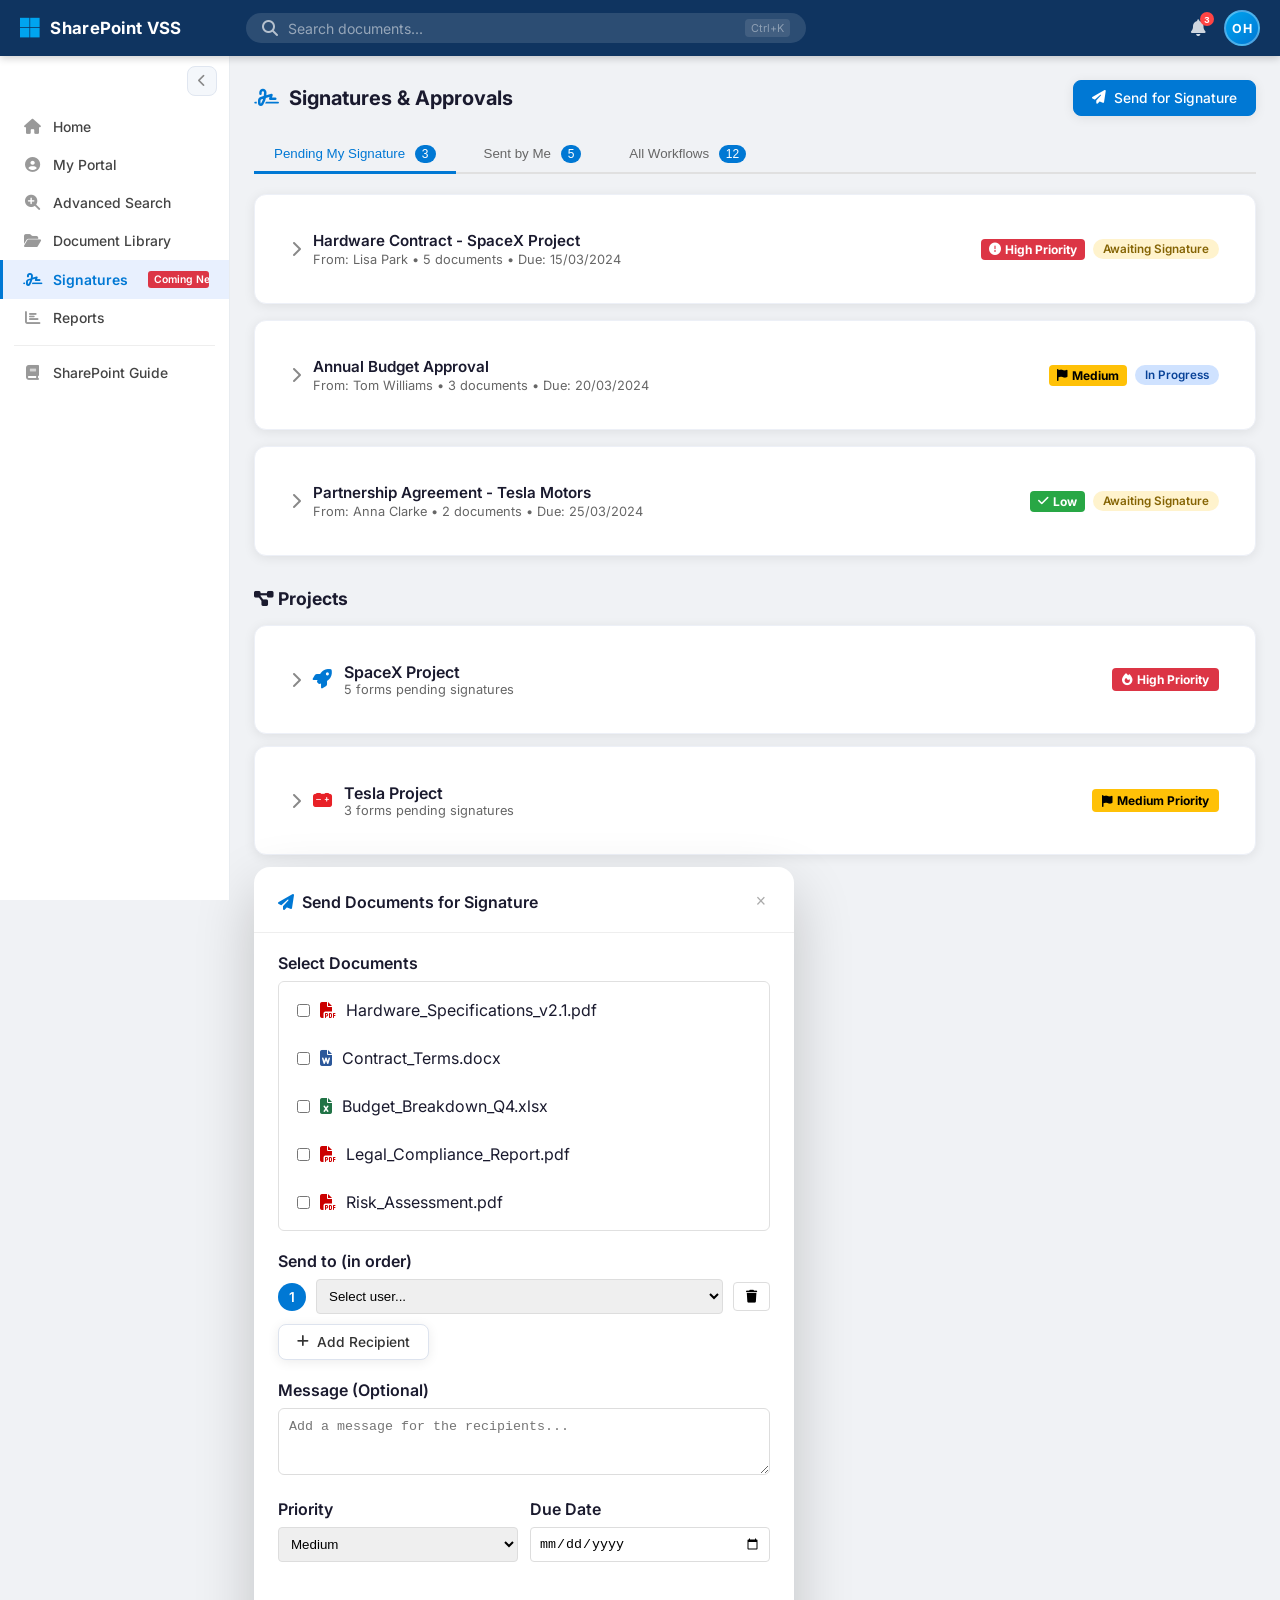
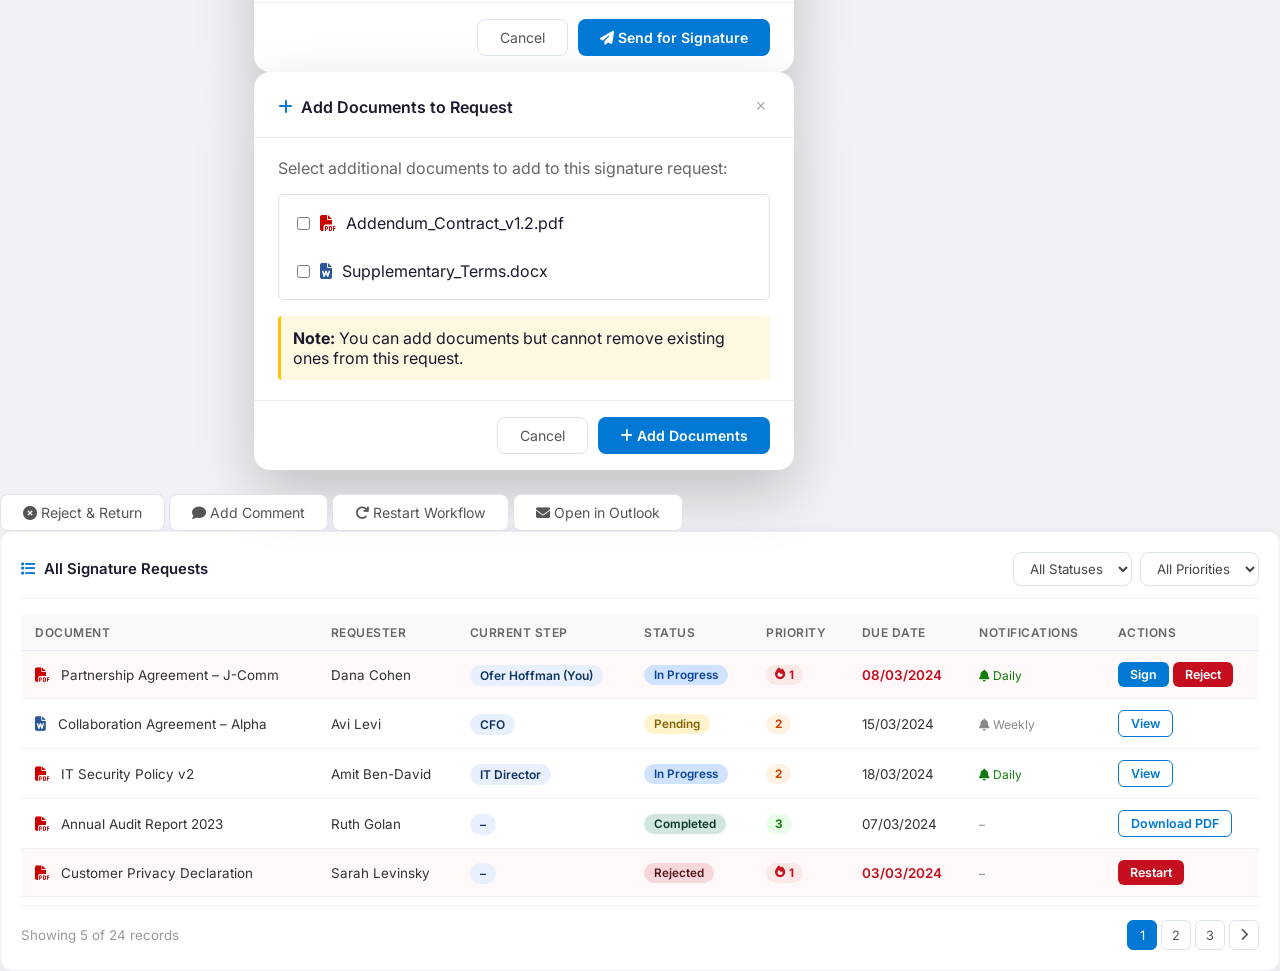
<file: workflow.html>
<!DOCTYPE html>
<html lang="en" dir="ltr">
<head>
<meta charset="UTF-8">
<meta name="viewport" content="width=device-width, initial-scale=1.0">
<title>Signatures & Approvals – DMS</title>
<link href="https://fonts.googleapis.com/css2?family=Inter:wght@300;400;500;600;700&display=swap" rel="stylesheet">
<link rel="stylesheet" href="https://cdn.jsdelivr.net/npm/@fortawesome/fontawesome-free@6.4.0/css/all.min.css">
<link rel="stylesheet" href="css/style.css">
</head>
<body>
<nav class="topnav">
  <div class="topnav-inner">
    <div class="topnav-logo"><i class="fab fa-microsoft"></i><span>SharePoint VSS</span></div>
    <div class="topnav-search">
      <i class="fas fa-search"></i>
      <input type="text" placeholder="Search documents..." id="globalSearch" autocomplete="off">
      <span class="search-shortcut">Ctrl+K</span>
    </div>
    <div class="topnav-actions">
      <button class="nav-icon-btn"><i class="fas fa-bell"></i><span class="badge">3</span></button>
      <div class="user-avatar">OH</div>
    </div>
  </div>
</nav>
<div class="layout">
  <aside class="sidebar" id="sidebar">
    <div class="sidebar-toggle">
      <button class="toggle-btn" id="sidebarToggle" title="Collapse / Expand"><i class="fas fa-chevron-left"></i></button>
    </div>
    <nav class="sidebar-nav">
      <a href="index.html" class="nav-item" data-label="Home"><i class="fas fa-home"></i><span>Home</span></a>
      <a href="portal.html" class="nav-item" data-label="My Portal"><i class="fas fa-user-circle"></i><span>My Portal</span></a>
      <a href="search.html" class="nav-item" data-label="Advanced Search"><i class="fas fa-search-plus"></i><span>Advanced Search</span></a>
      <a href="library.html" class="nav-item" data-label="Document Library"><i class="fas fa-folder-open"></i><span>Document Library</span></a>
      <a href="workflow.html" class="nav-item active" data-label="Signatures & Approvals"><i class="fas fa-signature"></i><span>Signatures & Approvals</span><span style="margin-left:8px;padding:2px 6px;background:#dc3545;color:white;font-size:0.65rem;border-radius:3px;font-weight:600">Coming Next Version</span></a>
      <a href="reports.html" class="nav-item" data-label="Reports"><i class="fas fa-chart-bar"></i><span>Reports</span></a>
      <div class="nav-divider"></div>
      <a href="guide.html" class="nav-item" data-label="SharePoint Guide"><i class="fas fa-book"></i><span>SharePoint Guide</span></a>
    </nav>
  </aside>
  <main class="main-content" id="mainContent">

    <div class="page-header">
      <h2><i class="fas fa-signature" style="color:var(--accent)"></i> Signatures & Approvals</h2>
      <button class="qa-btn primary" onclick="showModal('sendForSignatureModal')"><i class="fas fa-paper-plane"></i> Send for Signature</button>
    </div>

    <!-- Tabs -->
    <div class="tabs" style="margin-bottom:20px">
      <button class="tab-btn active" onclick="switchTab('pending')">Pending My Signature <span class="tab-count">3</span></button>
      <button class="tab-btn" onclick="switchTab('sent')">Sent by Me <span class="tab-count">5</span></button>
      <button class="tab-btn" onclick="switchTab('all')">All Workflows <span class="tab-count">12</span></button>
    </div>

    <!-- Pending My Signature Tab -->
    <div id="pendingTab" class="tab-content active">
      
      <!-- Signature Request 1 -->
      <div class="card signature-request" style="margin-bottom:16px">
        <div class="sig-req-header" onclick="toggleSignatureRequest(this)">
          <div style="display:flex;align-items:center;gap:12px;flex:1">
            <i class="fas fa-chevron-right toggle-icon" style="color:#888;transition:transform 0.2s"></i>
            <div>
              <div style="font-weight:600;font-size:0.95rem">Hardware Contract - SpaceX Project</div>
              <div style="font-size:0.8rem;color:#666;margin-top:2px">From: Lisa Park • 5 documents • Due: 15/03/2024</div>
            </div>
          </div>
          <div style="display:flex;gap:8px;align-items:center">
            <span class="priority-chip" style="background:#dc3545;color:white;padding:3px 8px;border-radius:4px;font-size:0.75rem"><i class="fas fa-exclamation-circle"></i> High Priority</span>
            <span class="status-badge pending">Awaiting Signature</span>
          </div>
        </div>
        
        <div class="sig-req-body" style="display:none">
          <!-- Workflow Timeline -->
          <div style="margin:16px 0;padding:16px;background:#f8f9fa;border-radius:6px">
            <div style="font-size:0.8rem;font-weight:600;color:#666;margin-bottom:12px">SIGNATURE WORKFLOW</div>
            <div class="workflow-steps">
              <div class="step done">
                <div class="step-circle"><i class="fas fa-check"></i></div>
                <div class="step-label">Lisa Park<br><span style="font-size:0.7rem;color:#888">Initiated</span></div>
              </div>
              <div class="step active">
                <div class="step-circle"><i class="fas fa-pen"></i></div>
                <div class="step-label">Ofer Hoffman (You)<br><span style="font-size:0.7rem;color:#0078d4">Your Turn</span></div>
              </div>
              <div class="step">
                <div class="step-circle">3</div>
                <div class="step-label">CFO Approval<br><span style="font-size:0.7rem;color:#888">Pending</span></div>
              </div>
              <div class="step">
                <div class="step-circle"><i class="fas fa-flag-checkered"></i></div>
                <div class="step-label">Complete</div>
              </div>
            </div>
          </div>

          <!-- Documents List -->
          <div style="margin:16px 0">
            <div style="font-size:0.8rem;font-weight:600;color:#666;margin-bottom:10px">DOCUMENTS TO SIGN (5)</div>
            <div class="doc-sign-list">
              <div class="doc-sign-item">
                <input type="checkbox" id="doc1" onchange="updateSignAllButton()">
                <label for="doc1">
                  <i class="fas fa-file-pdf" style="color:#cc0000"></i>
                  <span>Hardware_Specifications_v2.1.pdf</span>
                  <span class="doc-size">2.4 MB</span>
                </label>
                <button class="btn-sm" onclick="previewDocument('doc1')"><i class="fas fa-eye"></i> Preview</button>
                <button class="btn-sm primary" onclick="signDocument('doc1')"><i class="fas fa-signature"></i> Sign</button>
              </div>
              <div class="doc-sign-item signed">
                <i class="fas fa-check-circle" style="color:#28a745"></i>
                <label>
                  <i class="fas fa-file-word" style="color:#2b579a"></i>
                  <span>Contract_Terms.docx</span>
                  <span class="doc-size">156 KB</span>
                </label>
                <span style="color:#28a745;font-size:0.8rem;font-weight:600">✓ Signed</span>
              </div>
              <div class="doc-sign-item">
                <input type="checkbox" id="doc3" onchange="updateSignAllButton()">
                <label for="doc3">
                  <i class="fas fa-file-excel" style="color:#217346"></i>
                  <span>Budget_Breakdown_Q4.xlsx</span>
                  <span class="doc-size">890 KB</span>
                </label>
                <button class="btn-sm" onclick="previewDocument('doc3')"><i class="fas fa-eye"></i> Preview</button>
                <button class="btn-sm primary" onclick="signDocument('doc3')"><i class="fas fa-signature"></i> Sign</button>
              </div>
              <div class="doc-sign-item">
                <input type="checkbox" id="doc4" onchange="updateSignAllButton()">
                <label for="doc4">
                  <i class="fas fa-file-pdf" style="color:#cc0000"></i>
                  <span>Legal_Compliance_Report.pdf</span>
                  <span class="doc-size">1.1 MB</span>
                </label>
                <button class="btn-sm" onclick="previewDocument('doc4')"><i class="fas fa-eye"></i> Preview</button>
                <button class="btn-sm primary" onclick="signDocument('doc4')"><i class="fas fa-signature"></i> Sign</button>
              </div>
              <div class="doc-sign-item">
                <input type="checkbox" id="doc5" onchange="updateSignAllButton()">
                <label for="doc5">
                  <i class="fas fa-file-pdf" style="color:#cc0000"></i>
                  <span>Risk_Assessment.pdf</span>
                  <span class="doc-size">3.2 MB</span>
                </label>
                <button class="btn-sm" onclick="previewDocument('doc5')"><i class="fas fa-eye"></i> Preview</button>
                <button class="btn-sm primary" onclick="signDocument('doc5')"><i class="fas fa-signature"></i> Sign</button>
              </div>
            </div>
          </div>

          <!-- Comments Section -->
          <div style="margin:16px 0;padding:12px;background:#fff8e1;border-left:3px solid #ffc107;border-radius:4px">
            <div style="font-size:0.8rem;font-weight:600;margin-bottom:8px"><i class="fas fa-comment"></i> Comments & Notes</div>
            <div style="font-size:0.85rem;color:#666;margin-bottom:8px">Lisa Park: "Please review the budget section carefully before signing."</div>
            <textarea placeholder="Add your comment..." style="width:100%;padding:8px;border:1px solid #ddd;border-radius:4px;font-size:0.85rem;resize:vertical" rows="2"></textarea>
          </div>

          <!-- Action Buttons -->
          <div style="display:flex;gap:10px;margin-top:16px;padding-top:16px;border-top:1px solid #e0e0e0">
            <button class="btn-primary" id="signAllBtn" onclick="signAllDocuments()" disabled><i class="fas fa-check-double"></i> Sign All & Send to Next</button>
            <button class="qa-btn" onclick="showModal('addDocumentsModal')"><i class="fas fa-plus"></i> Add Documents</button>
            <button class="qa-btn outline"><i class="fas fa-download"></i> Download All</button>
            <button class="qa-btn outline" style="color:#dc3545"><i class="fas fa-times-circle"></i> Reject</button>
          </div>
        </div>
      </div>

      <!-- Signature Request 2 -->
      <div class="card signature-request" style="margin-bottom:16px">
        <div class="sig-req-header" onclick="toggleSignatureRequest(this)">
          <div style="display:flex;align-items:center;gap:12px;flex:1">
            <i class="fas fa-chevron-right toggle-icon" style="color:#888;transition:transform 0.2s"></i>
            <div>
              <div style="font-weight:600;font-size:0.95rem">Annual Budget Approval</div>
              <div style="font-size:0.8rem;color:#666;margin-top:2px">From: Tom Williams • 3 documents • Due: 20/03/2024</div>
            </div>
          </div>
          <div style="display:flex;gap:8px;align-items:center">
            <span class="priority-chip" style="background:#ffc107;color:#000;padding:3px 8px;border-radius:4px;font-size:0.75rem"><i class="fas fa-flag"></i> Medium</span>
            <span class="status-badge inprogress">In Progress</span>
          </div>
        </div>
        
        <div class="sig-req-body" style="display:none">
          <p style="color:#666;padding:16px">Click to expand and view documents...</p>
        </div>
      </div>

      <!-- Signature Request 3 -->
      <div class="card signature-request" style="margin-bottom:16px">
        <div class="sig-req-header" onclick="toggleSignatureRequest(this)">
          <div style="display:flex;align-items:center;gap:12px;flex:1">
            <i class="fas fa-chevron-right toggle-icon" style="color:#888;transition:transform 0.2s"></i>
            <div>
              <div style="font-weight:600;font-size:0.95rem">Partnership Agreement - Tesla Motors</div>
              <div style="font-size:0.8rem;color:#666;margin-top:2px">From: Anna Clarke • 2 documents • Due: 25/03/2024</div>
            </div>
          </div>
          <div style="display:flex;gap:8px;align-items:center">
            <span class="priority-chip" style="background:#28a745;color:white;padding:3px 8px;border-radius:4px;font-size:0.75rem"><i class="fas fa-check"></i> Low</span>
            <span class="status-badge pending">Awaiting Signature</span>
          </div>
        </div>
        
        <div class="sig-req-body" style="display:none">
          <p style="color:#666;padding:16px">Click to expand and view documents...</p>
        </div>
      </div>

    </div>

    <!-- Sent by Me Tab -->
    <div id="sentTab" class="tab-content" style="display:none">
      <div class="card">
        <p style="padding:20px;color:#666">Documents sent by you for signatures will appear here...</p>
      </div>
    </div>

    <!-- All Workflows Tab -->
    <div id="allTab" class="tab-content" style="display:none">
      <div class="card">
        <p style="padding:20px;color:#666">All signature workflows will appear here...</p>
      </div>
    </div>

    <!-- Projects Section -->
    <div style="margin-top:32px">
      <h3 style="font-size:1.1rem;margin-bottom:16px"><i class="fas fa-project-diagram"></i> Projects</h3>
      
      <!-- Project: SpaceX -->
      <div class="card project-card" style="margin-bottom:12px">
        <div class="project-header" onclick="toggleProject(this)">
          <div style="display:flex;align-items:center;gap:12px;flex:1">
            <i class="fas fa-chevron-right toggle-icon" style="color:#888;transition:transform 0.2s"></i>
            <i class="fas fa-rocket" style="color:#0078d4;font-size:1.2rem"></i>
            <div>
              <div style="font-weight:600">SpaceX Project</div>
              <div style="font-size:0.8rem;color:#666">5 forms pending signatures</div>
            </div>
          </div>
          <span class="priority-chip" style="background:#dc3545;color:white;padding:4px 10px;border-radius:4px;font-size:0.75rem"><i class="fas fa-fire"></i> High Priority</span>
        </div>
        
        <div class="project-body" style="display:none;padding-top:16px;border-top:1px solid #e0e0e0">
          <div class="forms-list">
            <div class="form-item">
              <i class="fas fa-file-alt" style="color:#0078d4"></i>
              <span>Hardware Procurement Form</span>
              <span class="status-badge pending">Pending</span>
              <button class="btn-sm primary"><i class="fas fa-signature"></i> Sign</button>
            </div>
            <div class="form-item">
              <i class="fas fa-file-alt" style="color:#0078d4"></i>
              <span>Budget Authorization Form</span>
              <span class="status-badge pending">Pending</span>
              <button class="btn-sm primary"><i class="fas fa-signature"></i> Sign</button>
            </div>
            <div class="form-item">
              <i class="fas fa-file-alt" style="color:#0078d4"></i>
              <span>Change Request Form #245</span>
              <span class="status-badge pending">Pending</span>
              <button class="btn-sm primary"><i class="fas fa-signature"></i> Sign</button>
            </div>
            <div class="form-item">
              <i class="fas fa-file-alt" style="color:#0078d4"></i>
              <span>Risk Assessment Form</span>
              <span class="status-badge pending">Pending</span>
              <button class="btn-sm primary"><i class="fas fa-signature"></i> Sign</button>
            </div>
            <div class="form-item">
              <i class="fas fa-file-alt" style="color:#0078d4"></i>
              <span>Compliance Checklist</span>
              <span class="status-badge pending">Pending</span>
              <button class="btn-sm primary"><i class="fas fa-signature"></i> Sign</button>
            </div>
          </div>
        </div>
      </div>

      <!-- Project: Tesla -->
      <div class="card project-card" style="margin-bottom:12px">
        <div class="project-header" onclick="toggleProject(this)">
          <div style="display:flex;align-items:center;gap:12px;flex:1">
            <i class="fas fa-chevron-right toggle-icon" style="color:#888;transition:transform 0.2s"></i>
            <i class="fas fa-car-battery" style="color:#e82127;font-size:1.2rem"></i>
            <div>
              <div style="font-weight:600">Tesla Project</div>
              <div style="font-size:0.8rem;color:#666">3 forms pending signatures</div>
            </div>
          </div>
          <span class="priority-chip" style="background:#ffc107;color:#000;padding:4px 10px;border-radius:4px;font-size:0.75rem"><i class="fas fa-flag"></i> Medium Priority</span>
        </div>
        
        <div class="project-body" style="display:none;padding-top:16px;border-top:1px solid #e0e0e0">
          <div class="forms-list">
            <div class="form-item">
              <i class="fas fa-file-alt" style="color:#e82127"></i>
              <span>Engineering Review Form</span>
              <span class="status-badge pending">Pending</span>
              <button class="btn-sm primary"><i class="fas fa-signature"></i> Sign</button>
            </div>
            <div class="form-item">
              <i class="fas fa-file-alt" style="color:#e82127"></i>
              <span>Quality Assurance Form</span>
              <span class="status-badge pending">Pending</span>
              <button class="btn-sm primary"><i class="fas fa-signature"></i> Sign</button>
            </div>
            <div class="form-item">
              <i class="fas fa-file-alt" style="color:#e82127"></i>
              <span>Safety Compliance Form</span>
              <span class="status-badge pending">Pending</span>
              <button class="btn-sm primary"><i class="fas fa-signature"></i> Sign</button>
            </div>
          </div>
        </div>
      </div>

    </div>

<!-- Send for Signature Modal -->
<div id="sendForSignatureModal" class="modal" onclick="if(event.target===this) closeModal('sendForSignatureModal')">
  <div class="modal-content" style="max-width:700px" onclick="event.stopPropagation()">
    <div class="modal-header">
      <h3><i class="fas fa-paper-plane"></i> Send Documents for Signature</h3>
      <button class="modal-close" onclick="closeModal('sendForSignatureModal')">&times;</button>
    </div>
    <div class="modal-body">
      
      <!-- Step 1: Select Documents -->
      <div style="margin-bottom:20px">
        <label style="font-weight:600;margin-bottom:8px;display:block">Select Documents</label>
        <div class="doc-select-list" style="max-height:250px;overflow-y:auto;border:1px solid #e0e0e0;border-radius:6px;padding:8px">
          <div class="doc-select-item">
            <input type="checkbox" id="selDoc1">
            <label for="selDoc1">
              <i class="fas fa-file-pdf" style="color:#cc0000"></i>
              <span>Hardware_Specifications_v2.1.pdf</span>
            </label>
          </div>
          <div class="doc-select-item">
            <input type="checkbox" id="selDoc2">
            <label for="selDoc2">
              <i class="fas fa-file-word" style="color:#2b579a"></i>
              <span>Contract_Terms.docx</span>
            </label>
          </div>
          <div class="doc-select-item">
            <input type="checkbox" id="selDoc3">
            <label for="selDoc3">
              <i class="fas fa-file-excel" style="color:#217346"></i>
              <span>Budget_Breakdown_Q4.xlsx</span>
            </label>
          </div>
          <div class="doc-select-item">
            <input type="checkbox" id="selDoc4">
            <label for="selDoc4">
              <i class="fas fa-file-pdf" style="color:#cc0000"></i>
              <span>Legal_Compliance_Report.pdf</span>
            </label>
          </div>
          <div class="doc-select-item">
            <input type="checkbox" id="selDoc5">
            <label for="selDoc5">
              <i class="fas fa-file-pdf" style="color:#cc0000"></i>
              <span>Risk_Assessment.pdf</span>
            </label>
          </div>
        </div>
      </div>

      <!-- Step 2: Select Recipients -->
      <div style="margin-bottom:20px">
        <label style="font-weight:600;margin-bottom:8px;display:block">Send to (in order)</label>
        <div id="recipientsList">
          <div class="recipient-item">
            <span class="recipient-order">1</span>
            <select style="flex:1;padding:8px;border:1px solid #ddd;border-radius:4px">
              <option value="">Select user...</option>
              <option value="lisa">Lisa Park</option>
              <option value="tom">Tom Williams</option>
              <option value="anna">Anna Clarke</option>
              <option value="ofer">Ofer Hoffman</option>
            </select>
            <button class="btn-sm" onclick="removeRecipient(this)"><i class="fas fa-trash"></i></button>
          </div>
        </div>
        <button class="qa-btn" onclick="addRecipient()" style="margin-top:8px"><i class="fas fa-plus"></i> Add Recipient</button>
      </div>

      <!-- Optional: Add Message -->
      <div style="margin-bottom:20px">
        <label style="font-weight:600;margin-bottom:8px;display:block">Message (Optional)</label>
        <textarea placeholder="Add a message for the recipients..." style="width:100%;padding:10px;border:1px solid #ddd;border-radius:6px;resize:vertical" rows="3"></textarea>
      </div>

      <!-- Priority & Due Date -->
      <div style="display:grid;grid-template-columns:1fr 1fr;gap:12px;margin-bottom:20px">
        <div>
          <label style="font-weight:600;margin-bottom:8px;display:block">Priority</label>
          <select style="width:100%;padding:8px;border:1px solid #ddd;border-radius:4px">
            <option value="high">High</option>
            <option value="medium" selected>Medium</option>
            <option value="low">Low</option>
          </select>
        </div>
        <div>
          <label style="font-weight:600;margin-bottom:8px;display:block">Due Date</label>
          <input type="date" style="width:100%;padding:8px;border:1px solid #ddd;border-radius:4px">
        </div>
      </div>

    </div>
    <div class="modal-footer">
      <button class="btn-cancel" onclick="closeModal('sendForSignatureModal')">Cancel</button>
      <button class="btn-primary" onclick="sendForSignature()"><i class="fas fa-paper-plane"></i> Send for Signature</button>
    </div>
  </div>
</div>

<!-- Add Documents Modal -->
<div id="addDocumentsModal" class="modal" onclick="if(event.target===this) closeModal('addDocumentsModal')">
  <div class="modal-content" style="max-width:600px" onclick="event.stopPropagation()">
    <div class="modal-header">
      <h3><i class="fas fa-plus"></i> Add Documents to Request</h3>
      <button class="modal-close" onclick="closeModal('addDocumentsModal')">&times;</button>
    </div>
    <div class="modal-body">
      <p style="color:#666;margin-bottom:16px">Select additional documents to add to this signature request:</p>
      <div class="doc-select-list" style="max-height:300px;overflow-y:auto;border:1px solid #e0e0e0;border-radius:6px;padding:8px">
        <div class="doc-select-item">
          <input type="checkbox" id="addDoc1">
          <label for="addDoc1">
            <i class="fas fa-file-pdf" style="color:#cc0000"></i>
            <span>Addendum_Contract_v1.2.pdf</span>
          </label>
        </div>
        <div class="doc-select-item">
          <input type="checkbox" id="addDoc2">
          <label for="addDoc2">
            <i class="fas fa-file-word" style="color:#2b579a"></i>
            <span>Supplementary_Terms.docx</span>
          </label>
        </div>
      </div>
      <div style="margin-top:16px;padding:12px;background:#fff8e1;border-left:3px solid #ffc107;border-radius:4px">
        <strong>Note:</strong> You can add documents but cannot remove existing ones from this request.
      </div>
    </div>
    <div class="modal-footer">
      <button class="btn-cancel" onclick="closeModal('addDocumentsModal')">Cancel</button>
      <button class="btn-primary" onclick="addDocumentsToRequest()"><i class="fas fa-plus"></i> Add Documents</button>
    </div>
  </div>
</div>

<style>
.tabs {
  display: flex;
  gap: 8px;
  border-bottom: 2px solid #e0e0e0;
}
.tab-btn {
  padding: 10px 20px;
  border: none;
  background: transparent;
  cursor: pointer;
  font-weight: 500;
  color: #666;
  border-bottom: 3px solid transparent;
  margin-bottom: -2px;
  transition: all 0.2s;
}
.tab-btn:hover {
  color: var(--accent);
  background: #f8f9fa;
}
.tab-btn.active {
  color: var(--accent);
  border-bottom-color: var(--accent);
}
.tab-count {
  background: #0078d4;
  color: white;
  padding: 2px 7px;
  border-radius: 10px;
  font-size: 0.75rem;
  margin-left: 6px;
}
.tab-btn.active .tab-count {
  background: var(--accent);
}
.tab-content {
  display: none;
}
.tab-content.active {
  display: block;
}

.signature-request {
  transition: all 0.2s;
}
.signature-request:hover {
  box-shadow: 0 4px 12px rgba(0,0,0,0.1);
}
.sig-req-header {
  display: flex;
  align-items: center;
  gap: 16px;
  padding: 16px;
  cursor: pointer;
  user-select: none;
}
.sig-req-header:hover {
  background: #f8f9fa;
}
.sig-req-body {
  padding: 0 16px 16px;
}
.signature-request .toggle-icon {
  transition: transform 0.2s;
}
.signature-request.expanded .toggle-icon {
  transform: rotate(90deg);
}

.doc-sign-list {
  display: flex;
  flex-direction: column;
  gap: 10px;
}
.doc-sign-item {
  display: flex;
  align-items: center;
  gap: 12px;
  padding: 12px;
  background: #f8f9fa;
  border: 1px solid #e0e0e0;
  border-radius: 6px;
  transition: all 0.2s;
}
.doc-sign-item:hover {
  background: #fff;
  border-color: var(--accent);
}
.doc-sign-item.signed {
  background: #f0f8f4;
  border-color: #28a745;
}
.doc-sign-item label {
  display: flex;
  align-items: center;
  gap: 10px;
  flex: 1;
  cursor: pointer;
}
.doc-sign-item .doc-size {
  color: #888;
  font-size: 0.75rem;
  margin-left: auto;
}
.btn-sm {
  padding: 6px 12px;
  border: 1px solid #ddd;
  background: white;
  border-radius: 4px;
  cursor: pointer;
  font-size: 0.8rem;
  transition: all 0.2s;
}
.btn-sm:hover {
  background: #f8f9fa;
  border-color: #999;
}
.btn-sm.primary {
  background: var(--accent);
  color: white;
  border-color: var(--accent);
}
.btn-sm.primary:hover {
  background: #005a9e;
}

.workflow-steps {
  display: flex;
  align-items: center;
  gap: 8px;
}
.step {
  display: flex;
  flex-direction: column;
  align-items: center;
  flex: 1;
  position: relative;
}
.step:not(:last-child)::after {
  content: '';
  position: absolute;
  top: 18px;
  left: 50%;
  width: 100%;
  height: 2px;
  background: #e0e0e0;
  z-index: 0;
}
.step.done:not(:last-child)::after {
  background: #28a745;
}
.step.active:not(:last-child)::after {
  background: linear-gradient(to right, #28a745, #e0e0e0);
}
.step-circle {
  width: 36px;
  height: 36px;
  border-radius: 50%;
  background: #e0e0e0;
  color: #666;
  display: flex;
  align-items: center;
  justify-content: center;
  font-weight: 600;
  font-size: 0.85rem;
  z-index: 1;
  position: relative;
}
.step.done .step-circle {
  background: #28a745;
  color: white;
}
.step.active .step-circle {
  background: var(--accent);
  color: white;
  animation: pulse 2s infinite;
}
@keyframes pulse {
  0%, 100% { box-shadow: 0 0 0 0 rgba(0,120,212,0.7); }
  50% { box-shadow: 0 0 0 10px rgba(0,120,212,0); }
}
.step-label {
  margin-top: 8px;
  font-size: 0.75rem;
  text-align: center;
  color: #666;
  max-width: 100px;
}

.project-card {
  transition: all 0.2s;
}
.project-card:hover {
  box-shadow: 0 4px 12px rgba(0,0,0,0.1);
}
.project-header {
  display: flex;
  align-items: center;
  gap: 16px;
  padding: 16px;
  cursor: pointer;
  user-select: none;
}
.project-header:hover {
  background: #f8f9fa;
}
.project-body {
  padding: 0 16px 16px;
}
.project-card .toggle-icon {
  transition: transform 0.2s;
}
.project-card.expanded .toggle-icon {
  transform: rotate(90deg);
}

.forms-list {
  display: flex;
  flex-direction: column;
  gap: 8px;
}
.form-item {
  display: flex;
  align-items: center;
  gap: 12px;
  padding: 10px;
  background: #f8f9fa;
  border: 1px solid #e0e0e0;
  border-radius: 6px;
  transition: all 0.2s;
}
.form-item:hover {
  background: #fff;
  border-color: var(--accent);
}
.form-item span:first-of-type {
  flex: 1;
}

.doc-select-list {
  display: flex;
  flex-direction: column;
  gap: 8px;
}
.doc-select-item {
  display: flex;
  align-items: center;
  gap: 10px;
  padding: 10px;
  border-radius: 4px;
  transition: background 0.2s;
}
.doc-select-item:hover {
  background: #f0f0f0;
}
.doc-select-item label {
  display: flex;
  align-items: center;
  gap: 10px;
  flex: 1;
  cursor: pointer;
}

.recipient-item {
  display: flex;
  align-items: center;
  gap: 10px;
  margin-bottom: 10px;
}
.recipient-order {
  width: 28px;
  height: 28px;
  border-radius: 50%;
  background: var(--accent);
  color: white;
  display: flex;
  align-items: center;
  justify-content: center;
  font-weight: 600;
  font-size: 0.85rem;
}
</style>

<script>
function toggleSignatureRequest(header) {
  const card = header.parentElement;
  const body = card.querySelector('.sig-req-body');
  const isExpanded = card.classList.contains('expanded');
  
  // Close all other signature requests
  document.querySelectorAll('.signature-request').forEach(req => {
    req.classList.remove('expanded');
    req.querySelector('.sig-req-body').style.display = 'none';
  });
  
  if (!isExpanded) {
    card.classList.add('expanded');
    body.style.display = 'block';
  }
}

function toggleProject(header) {
  const card = header.parentElement;
  const body = card.querySelector('.project-body');
  const isExpanded = card.classList.contains('expanded');
  
  if (isExpanded) {
    card.classList.remove('expanded');
    body.style.display = 'none';
  } else {
    card.classList.add('expanded');
    body.style.display = 'block';
  }
}

function switchTab(tabName) {
  // Hide all tabs
  document.querySelectorAll('.tab-content').forEach(tab => {
    tab.classList.remove('active');
    tab.style.display = 'none';
  });
  
  // Remove active from all buttons
  document.querySelectorAll('.tab-btn').forEach(btn => {
    btn.classList.remove('active');
  });
  
  // Show selected tab
  const tabs = {
    'pending': 'pendingTab',
    'sent': 'sentTab',
    'all': 'allTab'
  };
  
  const tabContent = document.getElementById(tabs[tabName]);
  if (tabContent) {
    tabContent.classList.add('active');
    tabContent.style.display = 'block';
  }
  
  // Activate button
  event.target.classList.add('active');
}

function updateSignAllButton() {
  const checkboxes = document.querySelectorAll('.doc-sign-item input[type="checkbox"]');
  const signAllBtn = document.getElementById('signAllBtn');
  const anyChecked = Array.from(checkboxes).some(cb => cb.checked);
  signAllBtn.disabled = !anyChecked;
}

function signDocument(docId) {
  showToast('Document signed successfully!', 'success');
  const docItem = document.querySelector(`#${docId}`).closest('.doc-sign-item');
  docItem.classList.add('signed');
  docItem.innerHTML = `
    <i class="fas fa-check-circle" style="color:#28a745"></i>
    <label>
      ${docItem.querySelector('label').innerHTML}
    </label>
    <span style="color:#28a745;font-size:0.8rem;font-weight:600">✓ Signed</span>
  `;
}

function previewDocument(docId) {
  showToast('Opening document preview...', 'info');
}

function signAllDocuments() {
  showToast('All documents signed! Sending to next approver...', 'success');
  setTimeout(() => {
    showToast('Sent to CFO for approval', 'success');
  }, 1500);
}

function addRecipient() {
  const list = document.getElementById('recipientsList');
  const count = list.children.length + 1;
  const item = document.createElement('div');
  item.className = 'recipient-item';
  item.innerHTML = `
    <span class="recipient-order">${count}</span>
    <select style="flex:1;padding:8px;border:1px solid #ddd;border-radius:4px">
      <option value="">Select user...</option>
      <option value="lisa">Lisa Park</option>
      <option value="tom">Tom Williams</option>
      <option value="anna">Anna Clarke</option>
      <option value="ofer">Ofer Hoffman</option>
    </select>
    <button class="btn-sm" onclick="removeRecipient(this)"><i class="fas fa-trash"></i></button>
  `;
  list.appendChild(item);
}

function removeRecipient(btn) {
  const item = btn.parentElement;
  item.remove();
  // Update order numbers
  document.querySelectorAll('.recipient-order').forEach((el, idx) => {
    el.textContent = idx + 1;
  });
}

function sendForSignature() {
  showToast('Signature request sent successfully!', 'success');
  closeModal('sendForSignatureModal');
}

function addDocumentsToRequest() {
  showToast('Documents added to signature request', 'success');
  closeModal('addDocumentsModal');
}
</script>

  </main>
</div>

<script src="js/main.js"></script>
        <button class="btn-cancel" onclick="showModal('rejectModal')"><i class="fas fa-times-circle"></i> Reject & Return</button>
        <button class="btn-cancel" onclick="showModal('commentModal')"><i class="fas fa-comment"></i> Add Comment</button>
        <button class="btn-cancel" onclick="showToast('Workflow reset to step 1','warning')"><i class="fas fa-redo"></i> Restart Workflow</button>
        <button class="btn-cancel" style="margin-left:auto" onclick="showModal('shareModal')"><i class="fas fa-envelope"></i> Open in Outlook</button>
      </div>
    </div>

    <!-- All Workflows Table -->
    <div class="card">
      <div class="card-header">
        <h3><i class="fas fa-list"></i> All Signature Requests</h3>
        <div style="display:flex;gap:8px">
          <select class="filter-select"><option>All Statuses</option><option>Pending</option><option>In Progress</option><option>Completed</option><option>Rejected</option></select>
          <select class="filter-select"><option>All Priorities</option><option>Priority 1</option><option>Priority 2</option><option>Priority 3</option></select>
        </div>
      </div>
      <div class="table-wrap">
        <table class="doc-table">
          <thead>
            <tr>
              <th>Document</th>
              <th>Requester</th>
              <th>Current Step</th>
              <th>Status</th>
              <th>Priority</th>
              <th>Due Date</th>
              <th>Notifications</th>
              <th>Actions</th>
            </tr>
          </thead>
          <tbody>
            <tr class="sla-breach">
              <td><i class="fas fa-file-pdf doc-type-icon pdf"></i> Partnership Agreement – J-Comm</td>
              <td>Dana Cohen</td>
              <td><span class="signer-chip">Ofer Hoffman (You)</span></td>
              <td><span class="status-badge inprogress">In Progress</span></td>
              <td><span class="priority-chip p1"><i class="fas fa-fire"></i> 1</span></td>
              <td class="overdue">08/03/2024</td>
              <td><span style="font-size:0.75rem;color:#107c10"><i class="fas fa-bell"></i> Daily</span></td>
              <td>
                <button class="tbl-btn" onclick="showModal('signModal')">Sign</button>
                <button class="tbl-btn danger" onclick="showModal('rejectModal')">Reject</button>
              </td>
            </tr>
            <tr>
              <td><i class="fas fa-file-word doc-type-icon word"></i> Collaboration Agreement – Alpha</td>
              <td>Avi Levi</td>
              <td><span class="signer-chip">CFO</span></td>
              <td><span class="status-badge pending">Pending</span></td>
              <td><span class="priority-chip p2">2</span></td>
              <td>15/03/2024</td>
              <td><span style="font-size:0.75rem;color:#888"><i class="fas fa-bell"></i> Weekly</span></td>
              <td><button class="tbl-btn outline">View</button></td>
            </tr>
            <tr>
              <td><i class="fas fa-file-pdf doc-type-icon pdf"></i> IT Security Policy v2</td>
              <td>Amit Ben-David</td>
              <td><span class="signer-chip">IT Director</span></td>
              <td><span class="status-badge inprogress">In Progress</span></td>
              <td><span class="priority-chip p2">2</span></td>
              <td>18/03/2024</td>
              <td><span style="font-size:0.75rem;color:#107c10"><i class="fas fa-bell"></i> Daily</span></td>
              <td><button class="tbl-btn outline">View</button></td>
            </tr>
            <tr>
              <td><i class="fas fa-file-pdf doc-type-icon pdf"></i> Annual Audit Report 2023</td>
              <td>Ruth Golan</td>
              <td><span class="signer-chip">–</span></td>
              <td><span class="status-badge signed">Completed</span></td>
              <td><span class="priority-chip p3">3</span></td>
              <td>07/03/2024</td>
              <td><span style="font-size:0.75rem;color:#888">–</span></td>
              <td><button class="tbl-btn outline">Download PDF</button></td>
            </tr>
            <tr class="sla-breach">
              <td><i class="fas fa-file-pdf doc-type-icon pdf"></i> Customer Privacy Declaration</td>
              <td>Sarah Levinsky</td>
              <td><span class="signer-chip">–</span></td>
              <td><span class="status-badge rejected">Rejected</span></td>
              <td><span class="priority-chip p1"><i class="fas fa-fire"></i> 1</span></td>
              <td class="overdue">03/03/2024</td>
              <td><span style="font-size:0.75rem;color:#888">–</span></td>
              <td><button class="tbl-btn danger" onclick="showToast('Workflow restarted','warning')">Restart</button></td>
            </tr>
          </tbody>
        </table>
      </div>
      <div class="table-footer">
        <small style="color:#999">Showing 5 of 24 records</small>
        <div class="pagination">
          <button class="page-btn active">1</button>
          <button class="page-btn">2</button>
          <button class="page-btn">3</button>
          <button class="page-btn"><i class="fas fa-chevron-right"></i></button>
        </div>
      </div>
    </div>

  </main>
</div>

<!-- Sign Modal -->
<div class="modal-overlay" id="signModal" onclick="closeModal('signModal')">
  <div class="modal" onclick="event.stopPropagation()">
    <div class="modal-header">
      <h3><i class="fas fa-signature"></i> Sign Document</h3>
      <button onclick="closeModal('signModal')"><i class="fas fa-times"></i></button>
    </div>
    <div class="modal-body">
      <div class="alert alert-info" style="margin-bottom:14px">
        <i class="fas fa-info-circle"></i>
        Your physical signature will be embedded into the PDF and the document will be converted to a signed PDF.
      </div>
      <div class="form-group">
        <label>Signature Position</label>
        <select><option>Bottom Right</option><option>Bottom Left</option><option>Top Right</option><option>Custom Position</option></select>
      </div>
      <div class="signature-preview">
        <div style="font-size:0.8rem;font-weight:600;color:#555;margin-bottom:8px">Signature Preview</div>
        <div style="background:#f8f9fc;border:2px dashed #dde;border-radius:10px;padding:30px;text-align:center;">
          <div style="font-family:'Dancing Script',cursive;font-size:2rem;color:#0f3460">Ofer Hoffman</div>
          <div style="font-size:0.72rem;color:#aaa;margin-top:6px">10/03/2024 &nbsp;|&nbsp; john.smith@company.com</div>
        </div>
      </div>
      <div class="form-group" style="margin-top:14px">
        <label>Comment (optional)</label>
        <textarea placeholder="Add a comment to accompany your signature..."></textarea>
      </div>
    </div>
    <div class="modal-footer">
      <button class="btn-cancel" onclick="closeModal('signModal')">Cancel</button>
      <button class="btn-primary" onclick="closeModal('signModal');showToast('Document signed and sent to next signer','success')"><i class="fas fa-signature"></i> Confirm Signature</button>
    </div>
  </div>
</div>

<!-- Reject Modal -->
<div class="modal-overlay" id="rejectModal" onclick="closeModal('rejectModal')">
  <div class="modal" onclick="event.stopPropagation()">
    <div class="modal-header">
      <h3><i class="fas fa-times-circle" style="color:var(--danger)"></i> Reject & Return Document</h3>
      <button onclick="closeModal('rejectModal')"><i class="fas fa-times"></i></button>
    </div>
    <div class="modal-body">
      <div class="alert alert-danger" style="margin-bottom:14px">
        <i class="fas fa-exclamation-triangle"></i>
        The document will be returned to the creator with your comments. The creator will be notified by email.
      </div>
      <div class="form-group">
        <label>Rejection Reason <span style="color:var(--danger)">*</span></label>
        <select>
          <option>Missing Information</option>
          <option>Requires Legal Review</option>
          <option>Incorrect Document Version</option>
          <option>Not Authorized for This Document</option>
          <option>Other</option>
        </select>
      </div>
      <div class="form-group">
        <label>Detailed Comments <span style="color:var(--danger)">*</span></label>
        <textarea placeholder="Explain why this document is being rejected and what changes are needed..."></textarea>
      </div>
    </div>
    <div class="modal-footer">
      <button class="btn-cancel" onclick="closeModal('rejectModal')">Cancel</button>
      <button class="btn-danger" onclick="closeModal('rejectModal');showToast('Document returned to creator with comments','warning')">Return Document</button>
    </div>
  </div>
</div>

<!-- New Workflow Modal -->
<div class="modal-overlay" id="newWorkflowModal" onclick="closeModal('newWorkflowModal')">
  <div class="modal" onclick="event.stopPropagation()">
    <div class="modal-header">
      <h3><i class="fas fa-plus-circle"></i> New Signature Request</h3>
      <button onclick="closeModal('newWorkflowModal')"><i class="fas fa-times"></i></button>
    </div>
    <div class="modal-body">
      <div class="form-group">
        <label>Select Document</label>
        <div style="display:flex;gap:8px">
          <input type="text" placeholder="Search or browse document..." style="flex:1">
          <button class="btn-cancel" onclick="window.location='library.html'"><i class="fas fa-folder"></i> Browse</button>
        </div>
      </div>
      <div class="form-row">
        <div class="form-group">
          <label>Priority</label>
          <select><option>Priority 1 – Urgent</option><option>Priority 2 – Normal</option><option>Priority 3 – Low</option></select>
        </div>
        <div class="form-group">
          <label>Due Date</label>
          <input type="date">
        </div>
      </div>
      <div class="form-group">
        <label>Signers (define order)</label>
        <div class="signers-list" id="signersList">
          <div class="signer-row">
            <span class="signer-num">1</span>
            <input type="text" placeholder="Signer name or email...">
            <select><option>Sign</option><option>Approve</option><option>Review</option></select>
            <button class="tbl-btn danger" style="padding:5px 8px"><i class="fas fa-trash"></i></button>
          </div>
          <div class="signer-row">
            <span class="signer-num">2</span>
            <input type="text" placeholder="Signer name or email...">
            <select><option>Sign</option><option>Approve</option><option>Review</option></select>
            <button class="tbl-btn danger" style="padding:5px 8px"><i class="fas fa-trash"></i></button>
          </div>
        </div>
        <button class="btn-cancel" style="margin-top:8px;font-size:0.82rem" onclick="addSigner()"><i class="fas fa-plus"></i> Add Signer</button>
      </div>
      <div class="form-group">
        <label>Email Notification Frequency</label>
        <select><option>Daily Reminders</option><option>Weekly Reminders</option><option>None</option></select>
      </div>
    </div>
    <div class="modal-footer">
      <button class="btn-cancel" onclick="closeModal('newWorkflowModal')">Cancel</button>
      <button class="btn-primary" onclick="closeModal('newWorkflowModal');showToast('Signature request sent successfully','success')"><i class="fas fa-paper-plane"></i> Send Request</button>
    </div>
  </div>
</div>

<!-- Comment Modal -->
<div class="modal-overlay" id="commentModal" onclick="closeModal('commentModal')">
  <div class="modal" onclick="event.stopPropagation()">
    <div class="modal-header">
      <h3><i class="fas fa-comment"></i> Add Comment</h3>
      <button onclick="closeModal('commentModal')"><i class="fas fa-times"></i></button>
    </div>
    <div class="modal-body">
      <div class="form-group">
        <label>Comment</label>
        <textarea placeholder="Write your comment here..." style="height:120px"></textarea>
      </div>
    </div>
    <div class="modal-footer">
      <button class="btn-cancel" onclick="closeModal('commentModal')">Cancel</button>
      <button class="btn-primary" onclick="closeModal('commentModal');showToast('Comment added','success')">Add Comment</button>
    </div>
  </div>
</div>

<!-- Share / Outlook Modal -->
<div class="modal-overlay" id="shareModal" onclick="closeModal('shareModal')">
  <div class="modal" onclick="event.stopPropagation()">
    <div class="modal-header">
      <h3><i class="fas fa-envelope"></i> Open in Outlook / Send Link</h3>
      <button onclick="closeModal('shareModal')"><i class="fas fa-times"></i></button>
    </div>
    <div class="modal-body">
      <div class="form-group">
        <label>Recipients</label>
        <input type="text" placeholder="Enter email addresses...">
      </div>
      <div class="form-group">
        <label>Document Link</label>
        <input type="text" value="https://company.sharepoint.com/sites/dms/docs/..." readonly style="background:#f5f5f5">
      </div>
      <div class="form-group">
        <label>Message</label>
        <textarea placeholder="Add a message..."></textarea>
      </div>
    </div>
    <div class="modal-footer">
      <button class="btn-cancel" onclick="closeModal('shareModal')">Cancel</button>
      <button class="btn-primary" onclick="closeModal('shareModal');showToast('Email sent via Outlook','success')"><i class="fas fa-paper-plane"></i> Send Email</button>
    </div>
  </div>
</div>

<style>
.workflow-meta { display:flex; gap:20px; flex-wrap:wrap; padding:10px 0; border-bottom:1px solid #f0f2f5; margin-bottom:4px; }
.wf-meta-item { display:flex; align-items:center; gap:8px; font-size:0.84rem; color:#555; }
.wf-meta-item i { color:var(--accent); width:14px; }
.signers-list { display:flex; flex-direction:column; gap:8px; }
.signer-row { display:flex; align-items:center; gap:8px; }
.signer-num {
  width:24px; height:24px; border-radius:50%;
  background:var(--accent); color:white;
  font-size:0.75rem; font-weight:700;
  display:flex; align-items:center; justify-content:center; flex-shrink:0;
}
.signer-row input { flex:1; padding:7px 10px; border:1.5px solid #dde; border-radius:7px; font-family:Inter; font-size:0.84rem; }
.signer-row select { padding:7px 10px; border:1.5px solid #dde; border-radius:7px; font-family:Inter; font-size:0.84rem; }
.signature-preview { margin:4px 0; }
</style>

<script src="js/main.js"></script>
<script>
let signerCount = 2;
function addSigner() {
  signerCount++;
  const row = document.createElement('div');
  row.className = 'signer-row';
  row.innerHTML = `
    <span class="signer-num">${signerCount}</span>
    <input type="text" placeholder="Signer name or email...">
    <select><option>Sign</option><option>Approve</option><option>Review</option></select>
    <button class="tbl-btn danger" style="padding:5px 8px" onclick="this.parentElement.remove()"><i class="fas fa-trash"></i></button>
  `;
  document.getElementById('signersList').appendChild(row);
}
</script>
</body>
</html>
</file>
<file: css/style.css>
/* ===== GLOBAL RESET & FONTS ===== */
* { margin: 0; padding: 0; box-sizing: border-box; }
body {
  font-family: 'Inter', sans-serif;
  background: #f0f2f5;
  color: #1a1a2e;
  direction: ltr;
  overflow-x: hidden;
}

/* ===== COLOR VARIABLES ===== */
:root {
  --primary: #0f3460;
  --primary-light: #16213e;
  --accent: #0078d4;
  --accent-hover: #005a9e;
  --success: #107c10;
  --warning: #d83b01;
  --danger: #c50f1f;
  --sidebar-w: 230px;
  --topnav-h: 56px;
  --card-radius: 12px;
  --shadow: 0 2px 12px rgba(0,0,0,0.08);
  --shadow-hover: 0 6px 24px rgba(0,0,0,0.14);
}

/* ===== TOP NAVIGATION ===== */
.topnav {
  position: fixed;
  top: 0; left: 0; right: 0;
  height: var(--topnav-h);
  background: var(--primary);
  z-index: 1000;
  box-shadow: 0 2px 8px rgba(0,0,0,0.2);
}
.topnav-inner {
  display: flex;
  align-items: center;
  height: 100%;
  padding: 0 20px;
  gap: 16px;
}
.topnav-logo {
  display: flex;
  align-items: center;
  gap: 10px;
  color: white;
  font-size: 1.05rem;
  font-weight: 700;
  min-width: 210px;
  letter-spacing: 0.3px;
}
.topnav-logo i { color: #00a4ef; font-size: 1.4rem; }
.topnav-search {
  flex: 1;
  display: flex;
  align-items: center;
  background: rgba(255,255,255,0.12);
  border-radius: 24px;
  padding: 6px 16px;
  gap: 10px;
  max-width: 560px;
  transition: background 0.2s;
}
.topnav-search:focus-within { background: rgba(255,255,255,0.22); }
.topnav-search i { color: rgba(255,255,255,0.65); }
.topnav-search input {
  background: transparent;
  border: none;
  outline: none;
  color: white;
  font-family: 'Inter', sans-serif;
  font-size: 0.88rem;
  flex: 1;
}
.topnav-search input::placeholder { color: rgba(255,255,255,0.5); }
.search-shortcut {
  font-size: 0.68rem;
  color: rgba(255,255,255,0.4);
  background: rgba(255,255,255,0.1);
  padding: 2px 6px;
  border-radius: 4px;
}
.topnav-actions {
  margin-left: auto;
  display: flex;
  align-items: center;
  gap: 8px;
}
.nav-icon-btn {
  background: none;
  border: none;
  color: rgba(255,255,255,0.8);
  font-size: 1.05rem;
  cursor: pointer;
  width: 36px; height: 36px;
  border-radius: 50%;
  display: flex; align-items: center; justify-content: center;
  position: relative;
  transition: background 0.2s;
}
.nav-icon-btn:hover { background: rgba(255,255,255,0.15); color: white; }
.nav-icon-btn .badge {
  position: absolute;
  top: 2px; right: 2px;
  background: #ff4444;
  color: white;
  font-size: 0.6rem;
  width: 14px; height: 14px;
  border-radius: 50%;
  display: flex; align-items: center; justify-content: center;
  font-weight: 700;
}
.user-avatar {
  width: 36px; height: 36px;
  border-radius: 50%;
  background: linear-gradient(135deg, #00a4ef, #0078d4);
  color: white;
  font-size: 0.78rem;
  font-weight: 700;
  display: flex; align-items: center; justify-content: center;
  cursor: pointer;
  border: 2px solid rgba(255,255,255,0.3);
  letter-spacing: 0.5px;
}

/* ===== LAYOUT ===== */
.layout {
  display: flex;
  margin-top: var(--topnav-h);
  min-height: calc(100vh - var(--topnav-h));
}

/* ===== SIDEBAR ===== */
.sidebar {
  width: var(--sidebar-w);
  background: white;
  border-right: 1px solid #e8ecf0;
  position: fixed;
  top: var(--topnav-h);
  left: 0;
  bottom: 0;
  overflow: hidden;
  overflow-y: auto;
  z-index: 100;
  padding: 0;
  transition: width 0.28s cubic-bezier(0.4,0,0.2,1);
}
.sidebar.collapsed {
  width: 58px;
}

/* Toggle button inside sidebar */
.sidebar-toggle {
  display: flex;
  align-items: center;
  justify-content: flex-end;
  padding: 10px 12px 6px;
}
.sidebar.collapsed .sidebar-toggle {
  justify-content: center;
}
.toggle-btn {
  width: 30px; height: 30px;
  border-radius: 8px;
  border: 1.5px solid #e0e6f0;
  background: #f4f7fb;
  color: #888;
  cursor: pointer;
  display: flex; align-items: center; justify-content: center;
  font-size: 0.8rem;
  transition: all 0.2s;
  flex-shrink: 0;
}
.toggle-btn:hover { background: var(--accent); color: white; border-color: var(--accent); }
.toggle-btn i { transition: transform 0.28s ease; }
.sidebar.collapsed .toggle-btn i { transform: rotate(180deg); }

.sidebar-nav { display: flex; flex-direction: column; padding: 6px 0 16px; }
.nav-item {
  display: flex;
  align-items: center;
  gap: 12px;
  padding: 11px 20px;
  color: #444;
  text-decoration: none;
  font-size: 0.87rem;
  font-weight: 500;
  transition: background 0.2s, color 0.2s;
  border-left: 3px solid transparent;
  white-space: nowrap;
  overflow: hidden;
}
.nav-item i {
  width: 18px;
  min-width: 18px;
  text-align: center;
  color: #999;
  font-size: 0.95rem;
  flex-shrink: 0;
}
.nav-item span {
  opacity: 1;
  transition: opacity 0.18s ease;
  overflow: hidden;
}
.sidebar.collapsed .nav-item {
  padding: 11px 0;
  justify-content: center;
  gap: 0;
}
.sidebar.collapsed .nav-item span { opacity: 0; width: 0; }
.sidebar.collapsed .nav-item i { width: 100%; text-align: center; }
.sidebar.collapsed .nav-item { border-left-color: transparent !important; }
.sidebar.collapsed .nav-item.active { border-left-color: transparent !important; background: #e8f0fe; }

/* Tooltip on collapsed sidebar */
.sidebar.collapsed .nav-item { position: relative; }
.sidebar.collapsed .nav-item::after {
  content: attr(data-label);
  position: absolute;
  left: 62px;
  background: #1a1a2e;
  color: white;
  padding: 5px 10px;
  border-radius: 6px;
  font-size: 0.78rem;
  white-space: nowrap;
  pointer-events: none;
  opacity: 0;
  transform: translateX(-6px);
  transition: opacity 0.18s, transform 0.18s;
  z-index: 9999;
  font-family: 'Inter', sans-serif;
}
.sidebar.collapsed .nav-item:hover::after {
  opacity: 1;
  transform: translateX(0);
}

.nav-item:hover { background: #f0f6ff; color: var(--accent); }
.nav-item:hover i { color: var(--accent); }
.nav-item.active {
  background: #e8f0fe;
  color: var(--accent);
  border-left-color: var(--accent);
  font-weight: 600;
}
.nav-item.active i { color: var(--accent); }
.nav-divider {
  height: 1px;
  background: #eee;
  margin: 8px 14px;
  transition: margin 0.28s;
}
.sidebar.collapsed .nav-divider { margin: 8px 8px; }

/* ===== MAIN CONTENT ===== */
.main-content {
  margin-left: var(--sidebar-w);
  padding: 24px;
  flex: 1;
  min-width: 0;
  transition: margin-left 0.28s cubic-bezier(0.4,0,0.2,1);
}
.main-content.collapsed {
  margin-left: 58px;
}

/* ===== PAGE HEADER ===== */
.page-header {
  display: flex;
  justify-content: space-between;
  align-items: center;
  margin-bottom: 20px;
}
.page-header h2 {
  font-size: 1.25rem;
  font-weight: 700;
  color: #1a1a2e;
  display: flex;
  align-items: center;
  gap: 10px;
}

/* ===== WELCOME BANNER ===== */
.welcome-banner {
  background: linear-gradient(135deg, var(--primary) 0%, #1e3a6e 100%);
  border-radius: var(--card-radius);
  padding: 24px 28px;
  color: white;
  display: flex;
  justify-content: space-between;
  align-items: center;
  margin-bottom: 20px;
  box-shadow: var(--shadow);
}
.welcome-banner h1 { font-size: 1.5rem; font-weight: 700; margin-bottom: 6px; }
.welcome-banner p { font-size: 0.88rem; opacity: 0.82; }
.welcome-stats { display: flex; flex-direction: column; gap: 8px; }
.stat-pill {
  background: rgba(255,255,255,0.15);
  border-radius: 20px;
  padding: 6px 14px;
  font-size: 0.8rem;
  display: flex; align-items: center; gap: 8px;
  backdrop-filter: blur(4px);
}
.stat-pill.warning { background: rgba(216,59,1,0.3); }

/* ===== SECTION TITLE ===== */
.section-title {
  font-size: 0.72rem;
  font-weight: 700;
  color: #999;
  text-transform: uppercase;
  letter-spacing: 1.2px;
  margin-bottom: 10px;
}

/* ===== QUICK ACTIONS ===== */
.quick-actions {
  display: flex;
  gap: 10px;
  flex-wrap: wrap;
  margin-bottom: 20px;
}
.qa-btn {
  display: flex;
  align-items: center;
  gap: 8px;
  padding: 9px 18px;
  border-radius: 8px;
  border: 1.5px solid #dde3ee;
  background: white;
  color: #333;
  font-family: 'Inter', sans-serif;
  font-size: 0.86rem;
  font-weight: 500;
  cursor: pointer;
  transition: all 0.2s;
  box-shadow: var(--shadow);
}
.qa-btn:hover {
  border-color: var(--accent);
  color: var(--accent);
  box-shadow: var(--shadow-hover);
  transform: translateY(-1px);
}
.qa-btn.primary { background: var(--accent); color: white; border-color: var(--accent); }
.qa-btn.primary:hover { background: var(--accent-hover); }

/* ===== GRID LAYOUTS ===== */
.two-col { display: grid; grid-template-columns: 1fr 1fr; gap: 16px; }
.three-col { display: grid; grid-template-columns: 1fr 1fr 1fr; gap: 16px; }

/* ===== CARDS ===== */
.card {
  background: white;
  border-radius: var(--card-radius);
  padding: 20px;
  box-shadow: var(--shadow);
  border: 1px solid #edf0f7;
}
.card-header {
  display: flex;
  justify-content: space-between;
  align-items: center;
  margin-bottom: 16px;
  padding-bottom: 12px;
  border-bottom: 1px solid #f2f2f2;
}
.card-header h3 {
  font-size: 0.93rem;
  font-weight: 600;
  color: #1a1a2e;
  display: flex;
  align-items: center;
  gap: 8px;
}
.card-header h3 i { color: var(--accent); }
.card-link { font-size: 0.8rem; color: var(--accent); text-decoration: none; font-weight: 500; }
.card-link:hover { text-decoration: underline; }
.mt-16 { margin-top: 16px; }

/* ===== RECENT FILES ===== */
.recent-files { display: flex; flex-direction: column; gap: 6px; }
.file-item {
  display: flex;
  align-items: center;
  gap: 12px;
  padding: 10px;
  border-radius: 8px;
  cursor: pointer;
  transition: background 0.15s;
}
.file-item:hover { background: #f5f7ff; }
.file-item.checkout { background: #fff8f5; border: 1px solid #ffd0b0; }
.file-icon {
  width: 36px; height: 36px;
  border-radius: 8px;
  display: flex; align-items: center; justify-content: center;
  font-size: 1rem;
  flex-shrink: 0;
}
.file-icon.word { background: #e8f0fc; color: #2b579a; }
.file-icon.pdf { background: #fce8e8; color: #cc0000; }
.file-icon.excel { background: #e8f6e8; color: #107c10; }
.file-icon.ppt { background: #fef0e8; color: #d24726; }
.file-info { flex: 1; min-width: 0; }
.file-name {
  font-size: 0.86rem;
  font-weight: 500;
  color: #222;
  white-space: nowrap;
  overflow: hidden;
  text-overflow: ellipsis;
}
.file-meta { font-size: 0.74rem; color: #999; margin-top: 2px; }
.file-actions { display: flex; gap: 4px; }
.file-actions button {
  background: none; border: none; color: #bbb; font-size: 0.82rem;
  cursor: pointer; width: 28px; height: 28px; border-radius: 6px;
  display: flex; align-items: center; justify-content: center;
  transition: all 0.2s;
}
.file-actions button:hover { background: #f0f0f0; color: var(--accent); }
.action-checkin { color: var(--warning) !important; }
.badge-small {
  font-size: 0.62rem; font-weight: 700; padding: 2px 6px;
  border-radius: 4px; margin-left: 6px;
}
.badge-small.checkout { background: #ffd0b0; color: #a63000; }

/* ===== DEPARTMENT GRID ===== */
.dept-grid { display: grid; grid-template-columns: repeat(4, 1fr); gap: 12px; }
.dept-tile {
  display: flex; flex-direction: column; align-items: center; justify-content: center;
  padding: 18px 8px 14px;
  border-radius: 14px;
  background: #fff;
  border: 1.5px solid #e8ecf4;
  cursor: pointer;
  transition: all 0.22s;
  gap: 8px;
  text-align: center;
  position: relative;
  overflow: hidden;
}
.dept-tile::before {
  content: '';
  position: absolute;
  top: 0; left: 0; right: 0;
  height: 3px;
  background: var(--tile-color, var(--accent));
  opacity: 0;
  transition: opacity 0.22s;
}
.dept-tile:hover::before, .dept-tile.active::before { opacity: 1; }
.dept-tile:hover {
  border-color: var(--tile-color, var(--accent));
  box-shadow: 0 6px 20px rgba(0,0,0,0.1);
  transform: translateY(-3px);
}
.dept-tile.active {
  border-color: var(--tile-color, var(--accent));
  box-shadow: 0 4px 16px rgba(0,0,0,0.09);
}
.tile-logo {
  width: 42px; height: 42px;
  border-radius: 12px;
  display: flex; align-items: center; justify-content: center;
  font-size: 1.1rem;
  color: white;
  flex-shrink: 0;
  box-shadow: 0 3px 10px rgba(0,0,0,0.18);
  transition: transform 0.22s;
}
.dept-tile:hover .tile-logo { transform: scale(1.1); }
.dept-tile span { font-size: 0.8rem; font-weight: 700; color: #1a1a2e; letter-spacing: 0.2px; }
.dept-tile small { font-size: 0.68rem; color: #aaa; font-weight: 400; }

/* ===== ACTION LIST ===== */
.action-list { display: flex; flex-direction: column; gap: 10px; }
.action-item {
  display: flex;
  align-items: center;
  gap: 14px;
  padding: 12px 14px;
  border-radius: 10px;
  background: #f8faff;
  border: 1px solid #e8edf8;
  transition: box-shadow 0.2s;
}
.action-item.urgent { background: #fff5f5; border-color: #ffc0c0; }
.action-item:hover { box-shadow: var(--shadow-hover); }
.action-icon {
  width: 38px; height: 38px;
  border-radius: 50%;
  background: white;
  display: flex; align-items: center; justify-content: center;
  font-size: 1rem;
  color: var(--accent);
  border: 1.5px solid #dde3f0;
  flex-shrink: 0;
}
.action-item.urgent .action-icon { color: var(--danger); border-color: #ffc0c0; }
.action-info { flex: 1; font-size: 0.87rem; }
.action-info strong { font-weight: 600; }
.action-sub { font-size: 0.76rem; color: #999; margin-top: 3px; }
.urgent-text { color: var(--danger); font-weight: 600; }
.btn-action {
  background: var(--accent);
  color: white;
  border: none;
  padding: 7px 16px;
  border-radius: 7px;
  font-family: 'Inter', sans-serif;
  font-size: 0.8rem;
  font-weight: 600;
  cursor: pointer;
  transition: background 0.2s;
  white-space: nowrap;
}
.btn-action:hover { background: var(--accent-hover); }

/* ===== KPI CARDS ===== */
.kpi-row {
  display: grid;
  grid-template-columns: repeat(5, 1fr);
  gap: 14px;
  margin-bottom: 20px;
}
.kpi-card {
  background: white;
  border-radius: var(--card-radius);
  padding: 18px 16px;
  display: flex;
  align-items: center;
  gap: 14px;
  box-shadow: var(--shadow);
  border: 1px solid #edf0f7;
  transition: box-shadow 0.2s;
}
.kpi-card:hover { box-shadow: var(--shadow-hover); }
.kpi-icon {
  width: 44px; height: 44px;
  border-radius: 10px;
  display: flex; align-items: center; justify-content: center;
  font-size: 1.1rem;
  flex-shrink: 0;
}
.kpi-info { flex: 1; }
.kpi-val { font-size: 1.6rem; font-weight: 700; color: #1a1a2e; line-height: 1.1; }
.kpi-label { font-size: 0.72rem; color: #999; font-weight: 500; margin-top: 3px; }
.kpi-trend { font-size: 0.72rem; font-weight: 600; white-space: nowrap; }
.kpi-trend.up { color: var(--success); }
.kpi-trend.down { color: var(--danger); }
.kpi-trend.neutral { color: #bbb; }

/* ===== TABLE ===== */
.table-wrap { overflow-x: auto; }
.doc-table { width: 100%; border-collapse: collapse; font-size: 0.84rem; }
.doc-table th {
  background: #f8f9fb;
  color: #666;
  font-weight: 600;
  font-size: 0.75rem;
  text-transform: uppercase;
  letter-spacing: 0.5px;
  padding: 10px 14px;
  text-align: left;
  border-bottom: 1px solid #e8ecf0;
  white-space: nowrap;
}
.doc-table td {
  padding: 11px 14px;
  border-bottom: 1px solid #f0f2f5;
  color: #333;
  vertical-align: middle;
}
.doc-table tr:hover td { background: #f8faff; }
.doc-table tr.sla-breach td { background: #fff8f8; }
.doc-type-icon { margin-right: 8px; font-size: 0.9rem; }
.doc-type-icon.pdf { color: #cc0000; }
.doc-type-icon.word { color: #2b579a; }
.doc-type-icon.excel { color: #107c10; }

.signer-chip {
  background: #e8f0fe;
  color: #0f3460;
  padding: 3px 10px;
  border-radius: 20px;
  font-size: 0.75rem;
  font-weight: 600;
}
.status-badge {
  display: inline-flex; align-items: center; gap: 5px;
  padding: 3px 10px;
  border-radius: 20px;
  font-size: 0.73rem;
  font-weight: 600;
  white-space: nowrap;
}
.status-badge.pending { background: #fff3cd; color: #856404; }
.status-badge.signed { background: #d1e7dd; color: #0a3622; }
.status-badge.rejected { background: #f8d7da; color: #58151c; }
.status-badge.inprogress { background: #cfe2ff; color: #084298; }
.status-badge.checkout { background: #fde8d0; color: #8a3a00; }
.status-badge.released { background: #d1e7dd; color: #0a3622; }

.priority-chip {
  display: inline-flex; align-items: center; gap: 4px;
  padding: 3px 9px;
  border-radius: 20px;
  font-size: 0.73rem;
  font-weight: 700;
}
.priority-chip.p1 { background: #fde8e8; color: #c50f1f; }
.priority-chip.p2 { background: #fef3e2; color: #d83b01; }
.priority-chip.p3 { background: #e8fde8; color: #107c10; }

.overdue { color: #c50f1f !important; font-weight: 600; }
.tbl-btn {
  background: var(--accent);
  color: white;
  border: none;
  padding: 5px 12px;
  border-radius: 6px;
  font-family: 'Inter', sans-serif;
  font-size: 0.78rem;
  font-weight: 600;
  cursor: pointer;
  transition: background 0.2s;
}
.tbl-btn:hover { background: var(--accent-hover); }
.tbl-btn.outline {
  background: transparent;
  color: var(--accent);
  border: 1.5px solid var(--accent);
}
.tbl-btn.outline:hover { background: #e8f0fe; }
.tbl-btn.danger { background: var(--danger); }
.tbl-btn.danger:hover { background: #a00d18; }

.table-footer {
  display: flex;
  justify-content: space-between;
  align-items: center;
  padding-top: 14px;
  margin-top: 8px;
  border-top: 1px solid #f0f2f5;
}
.pagination { display: flex; gap: 4px; }
.page-btn {
  width: 30px; height: 30px;
  border-radius: 6px;
  border: 1.5px solid #dde3ee;
  background: white;
  font-family: 'Inter', sans-serif;
  font-size: 0.8rem;
  cursor: pointer;
  color: #555;
  display: flex; align-items: center; justify-content: center;
  transition: all 0.2s;
}
.page-btn:hover, .page-btn.active { background: var(--accent); color: white; border-color: var(--accent); }

/* ===== FILTER SELECT ===== */
.filter-select {
  padding: 7px 12px;
  border: 1.5px solid #dde3ee;
  border-radius: 8px;
  font-family: 'Inter', sans-serif;
  font-size: 0.83rem;
  color: #444;
  background: white;
  cursor: pointer;
}

/* ===== MODAL ===== */
.modal-overlay {
  display: none;
  position: fixed; inset: 0;
  background: rgba(0,0,0,0.45);
  z-index: 2000;
  align-items: center;
  justify-content: center;
  backdrop-filter: blur(3px);
}
.modal-overlay.open { display: flex; }
.modal {
  background: white;
  border-radius: 16px;
  width: 540px;
  max-width: 95vw;
  max-height: 90vh;
  overflow-y: auto;
  box-shadow: 0 24px 60px rgba(0,0,0,0.2);
  animation: modalIn 0.25s ease;
}
@keyframes modalIn {
  from { transform: scale(0.9) translateY(20px); opacity:0; }
  to { transform: scale(1) translateY(0); opacity:1; }
}
.modal-header {
  display: flex; justify-content: space-between; align-items: center;
  padding: 20px 24px 16px;
  border-bottom: 1px solid #eee;
}
.modal-header h3 { font-size: 1rem; font-weight: 600; display: flex; align-items: center; gap: 8px; }
.modal-header h3 i { color: var(--accent); }
.modal-header button { background: none; border: none; font-size: 1.1rem; color: #aaa; cursor: pointer; padding: 4px; }
.modal-header button:hover { color: #333; }
.modal-body { padding: 20px 24px; }
.modal-footer {
  padding: 16px 24px;
  display: flex;
  justify-content: flex-end;
  gap: 10px;
  border-top: 1px solid #eee;
}

/* ===== DROP ZONE ===== */
.drop-zone {
  border: 2px dashed #c0cfe8;
  border-radius: 10px;
  padding: 32px;
  text-align: center;
  color: #aaa;
  background: #f8faff;
  margin-bottom: 16px;
  cursor: pointer;
  transition: all 0.2s;
}
.drop-zone:hover { border-color: var(--accent); background: #eef4ff; color: #555; }
.drop-zone i { font-size: 2.5rem; color: #c0d0e8; margin-bottom: 10px; display: block; }
.drop-zone p { font-size: 0.9rem; color: #555; }
.drop-zone small { font-size: 0.74rem; color: #bbb; }

/* ===== FORM ELEMENTS ===== */
.form-group { margin-bottom: 14px; }
.form-group label { display: block; font-size: 0.8rem; font-weight: 600; color: #555; margin-bottom: 6px; }
.form-group input, .form-group select, .form-group textarea {
  width: 100%;
  padding: 9px 12px;
  border: 1.5px solid #dde3ee;
  border-radius: 8px;
  font-family: 'Inter', sans-serif;
  font-size: 0.87rem;
  color: #333;
  transition: border-color 0.2s;
  background: white;
}
.form-group input:focus, .form-group select:focus, .form-group textarea:focus {
  outline: none;
  border-color: var(--accent);
  box-shadow: 0 0 0 3px rgba(0,120,212,0.1);
}
.form-group textarea { height: 80px; resize: none; }
.form-row { display: grid; grid-template-columns: 1fr 1fr; gap: 14px; }

/* ===== BUTTONS ===== */
.btn-primary {
  background: var(--accent);
  color: white;
  border: none;
  padding: 9px 22px;
  border-radius: 8px;
  font-family: 'Inter', sans-serif;
  font-size: 0.88rem;
  font-weight: 600;
  cursor: pointer;
  transition: background 0.2s;
}
.btn-primary:hover { background: var(--accent-hover); }
.btn-cancel {
  background: white;
  color: #555;
  border: 1.5px solid #dde3ee;
  padding: 9px 22px;
  border-radius: 8px;
  font-family: 'Inter', sans-serif;
  font-size: 0.88rem;
  cursor: pointer;
  transition: all 0.2s;
}
.btn-cancel:hover { background: #f5f5f5; }
.btn-danger {
  background: var(--danger);
  color: white;
  border: none;
  padding: 9px 22px;
  border-radius: 8px;
  font-family: 'Inter', sans-serif;
  font-size: 0.88rem;
  font-weight: 600;
  cursor: pointer;
}
.btn-danger:hover { background: #a00d18; }

/* ===== FOLDER TREE PREVIEW ===== */
.folder-preview {
  background: #f4f6f9;
  border-radius: 8px;
  padding: 14px;
  margin-top: 10px;
}
.folder-tree { font-size: 0.82rem; }
.tree-item {
  padding: 4px 8px;
  display: flex;
  align-items: center;
  gap: 8px;
  color: #444;
}
.tree-item i { color: #e8a020; }
.tree-item.indent { padding-left: 28px; }

/* ===== SEARCH FILTERS ===== */
.search-panel {
  background: white;
  border-radius: var(--card-radius);
  padding: 20px;
  box-shadow: var(--shadow);
  border: 1px solid #edf0f7;
  margin-bottom: 16px;
}
.search-main {
  display: flex;
  gap: 10px;
  margin-bottom: 16px;
  align-items: center;
}
.search-main input {
  flex: 1;
  padding: 11px 16px;
  border: 1.5px solid #dde3ee;
  border-radius: 8px;
  font-family: 'Inter', sans-serif;
  font-size: 0.92rem;
  color: #333;
}
.search-main input:focus { outline: none; border-color: var(--accent); box-shadow: 0 0 0 3px rgba(0,120,212,0.1); }
.tag-cloud { display: flex; flex-wrap: wrap; gap: 8px; }
.tag {
  display: inline-flex; align-items: center; gap: 6px;
  background: #e8f0fe;
  color: var(--accent);
  padding: 5px 12px;
  border-radius: 20px;
  font-size: 0.78rem;
  font-weight: 600;
  cursor: pointer;
  transition: all 0.2s;
  border: 1.5px solid transparent;
}
.tag:hover { background: var(--accent); color: white; }
.tag.active { background: var(--accent); color: white; }

/* ===== WORKFLOW STEPPER ===== */
.workflow-steps {
  display: flex;
  align-items: center;
  gap: 0;
  margin: 16px 0;
  overflow-x: auto;
}
.step {
  display: flex;
  flex-direction: column;
  align-items: center;
  gap: 6px;
  flex: 1;
  min-width: 80px;
  position: relative;
}
.step::after {
  content: '';
  position: absolute;
  top: 18px;
  left: 50%;
  width: 100%;
  height: 2px;
  background: #e0e0e0;
  z-index: 0;
}
.step:last-child::after { display: none; }
.step-circle {
  width: 36px; height: 36px;
  border-radius: 50%;
  background: #e8ecf0;
  color: #aaa;
  display: flex; align-items: center; justify-content: center;
  font-size: 0.85rem;
  font-weight: 700;
  z-index: 1;
  border: 2px solid #dde3ee;
}
.step.done .step-circle { background: var(--success); color: white; border-color: var(--success); }
.step.active .step-circle { background: var(--accent); color: white; border-color: var(--accent); box-shadow: 0 0 0 4px rgba(0,120,212,0.15); }
.step.active::after { background: #e0e0e0; }
.step.done::after { background: var(--success); }
.step-label { font-size: 0.7rem; font-weight: 600; color: #888; text-align: center; max-width: 70px; }
.step.done .step-label { color: var(--success); }
.step.active .step-label { color: var(--accent); }

/* ===== ALERTS ===== */
.alert {
  padding: 12px 16px;
  border-radius: 8px;
  font-size: 0.86rem;
  display: flex;
  align-items: center;
  gap: 10px;
  margin-bottom: 10px;
}
.alert-info { background: #e8f0fe; color: #0f3460; border-left: 3px solid var(--accent); }
.alert-warning { background: #fff3cd; color: #856404; border-left: 3px solid #ffc107; }
.alert-danger { background: #fde8e8; color: #c50f1f; border-left: 3px solid var(--danger); }
.alert-success { background: #d1f2d1; color: #0a3622; border-left: 3px solid var(--success); }

/* ===== SCROLLBAR ===== */
::-webkit-scrollbar { width: 6px; height: 6px; }
::-webkit-scrollbar-track { background: #f0f0f0; }
::-webkit-scrollbar-thumb { background: #c0c8d8; border-radius: 4px; }
::-webkit-scrollbar-thumb:hover { background: #99a8c0; }

/* ===== GUIDE PAGE ===== */
.guide-section {
  background: white;
  border-radius: var(--card-radius);
  padding: 24px 28px;
  box-shadow: var(--shadow);
  border: 1px solid #edf0f7;
  margin-bottom: 20px;
}
.guide-section h3 { font-size: 1.05rem; font-weight: 700; color: #0f3460; margin-bottom: 14px; display: flex; align-items: center; gap: 10px; }
.guide-section h3 i { color: var(--accent); }
.guide-section ol, .guide-section ul { padding-right: 0; padding-left: 20px; line-height: 1.9; font-size: 0.88rem; color: #444; }
.guide-section li { margin-bottom: 4px; }
.step-box {
  background: #f0f6ff;
  border-radius: 8px;
  padding: 14px 18px;
  margin: 10px 0;
  font-size: 0.87rem;
  color: #1a1a2e;
  border-left: 4px solid var(--accent);
}
.step-box strong { color: var(--accent); }
.code-box {
  background: #1e2d40;
  color: #a8d8ea;
  border-radius: 8px;
  padding: 14px 18px;
  font-family: 'Courier New', monospace;
  font-size: 0.82rem;
  margin: 10px 0;
  overflow-x: auto;
  line-height: 1.7;
}
.nav-pill {
  display: flex;
  gap: 8px;
  flex-wrap: wrap;
  margin-bottom: 20px;
}
.nav-pill a {
  padding: 7px 16px;
  border-radius: 20px;
  font-size: 0.82rem;
  font-weight: 600;
  text-decoration: none;
  background: white;
  color: #555;
  border: 1.5px solid #dde3ee;
  transition: all 0.2s;
}
.nav-pill a:hover, .nav-pill a.active { background: var(--accent); color: white; border-color: var(--accent); }
.warn-box {
  background: #fff8e8;
  border-left: 4px solid #ffc107;
  border-radius: 8px;
  padding: 12px 16px;
  font-size: 0.86rem;
  color: #6b4f00;
  margin: 10px 0;
}
.success-box {
  background: #eafbe8;
  border-left: 4px solid #107c10;
  border-radius: 8px;
  padding: 12px 16px;
  font-size: 0.86rem;
  color: #0a3622;
  margin: 10px 0;
}

/* ===== RESPONSIVE ===== */
@media (max-width: 1100px) {
  .kpi-row { grid-template-columns: repeat(3, 1fr); }
}
@media (max-width: 900px) {
  .sidebar { display: none; }
  .main-content { margin-left: 0; }
  .two-col { grid-template-columns: 1fr; }
  .three-col { grid-template-columns: 1fr; }
  .dept-grid { grid-template-columns: repeat(3, 1fr); }
  .welcome-banner { flex-direction: column; gap: 16px; }
  .kpi-row { grid-template-columns: repeat(2, 1fr); }
}
@media (max-width: 600px) {
  .topnav-search { display: none; }
  .dept-grid { grid-template-columns: repeat(2, 1fr); }
  .main-content { padding: 14px; }
  .kpi-row { grid-template-columns: 1fr 1fr; }
}
</file>
